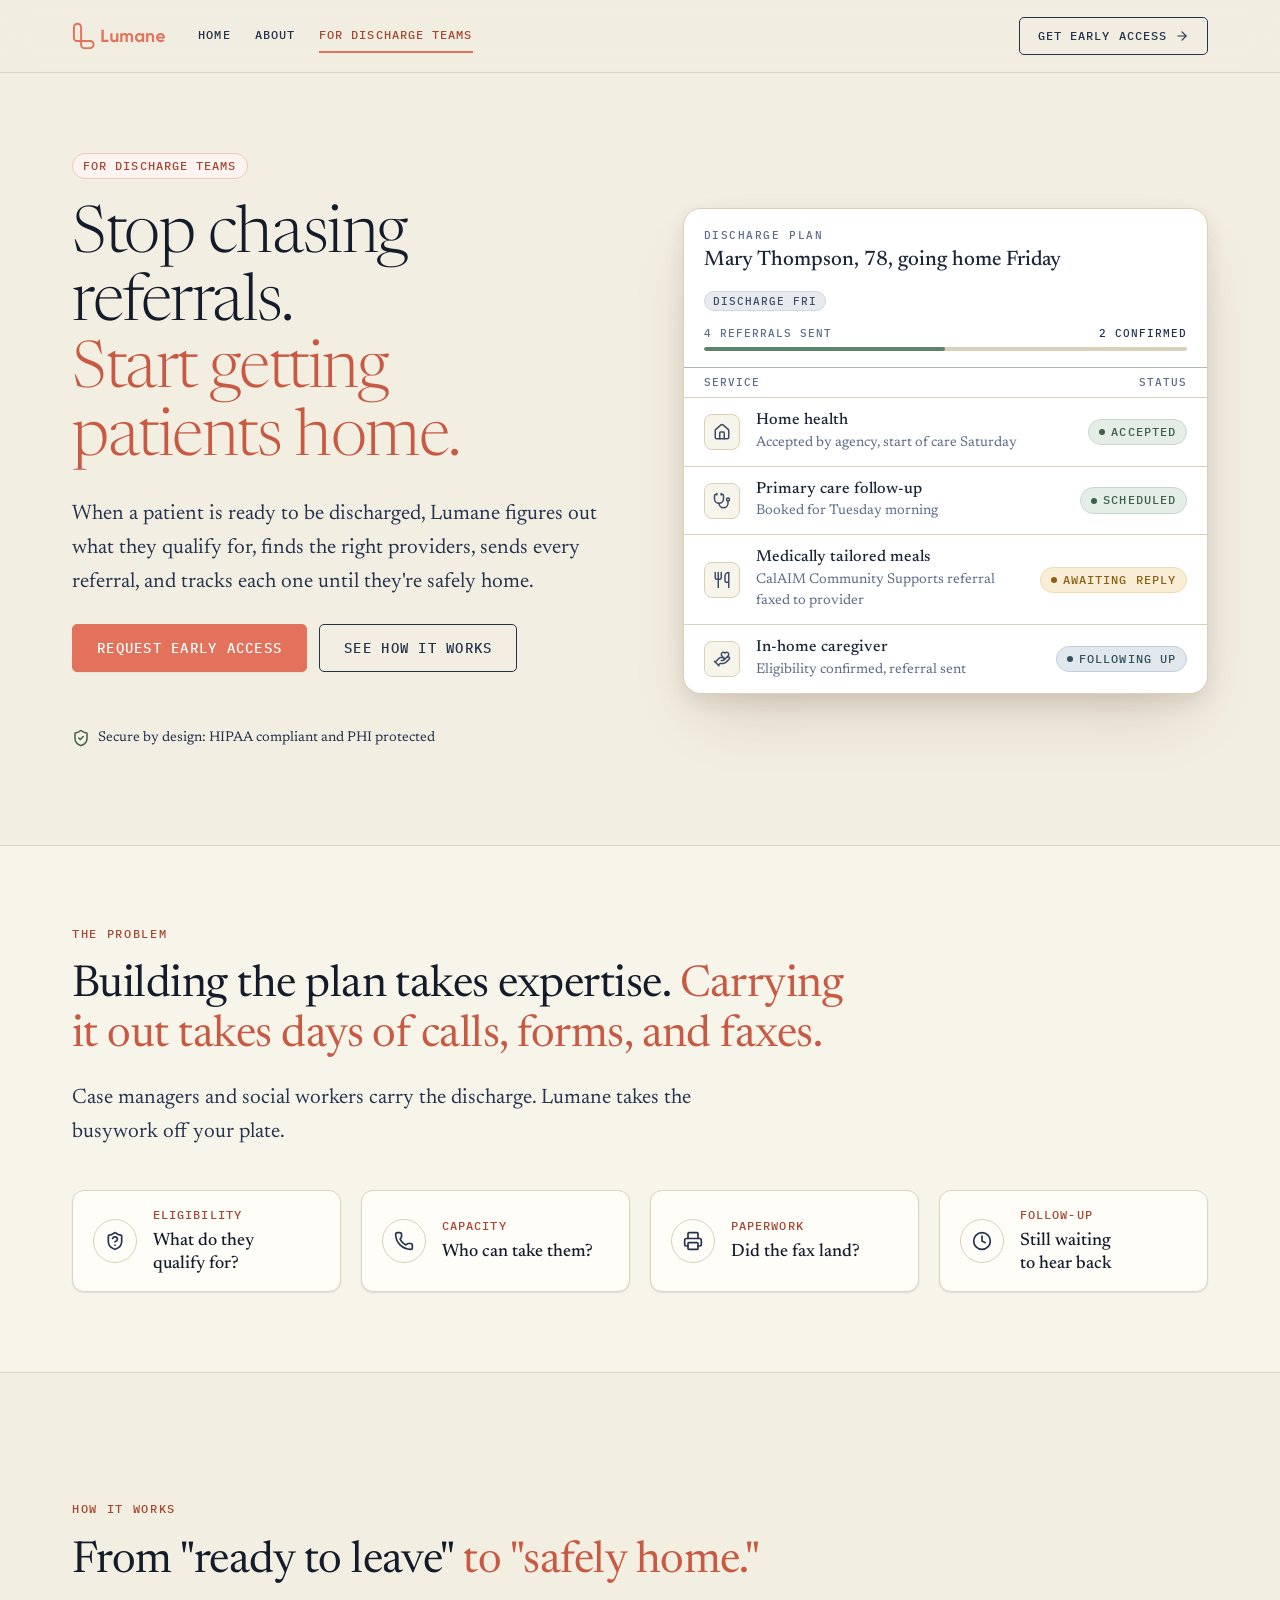
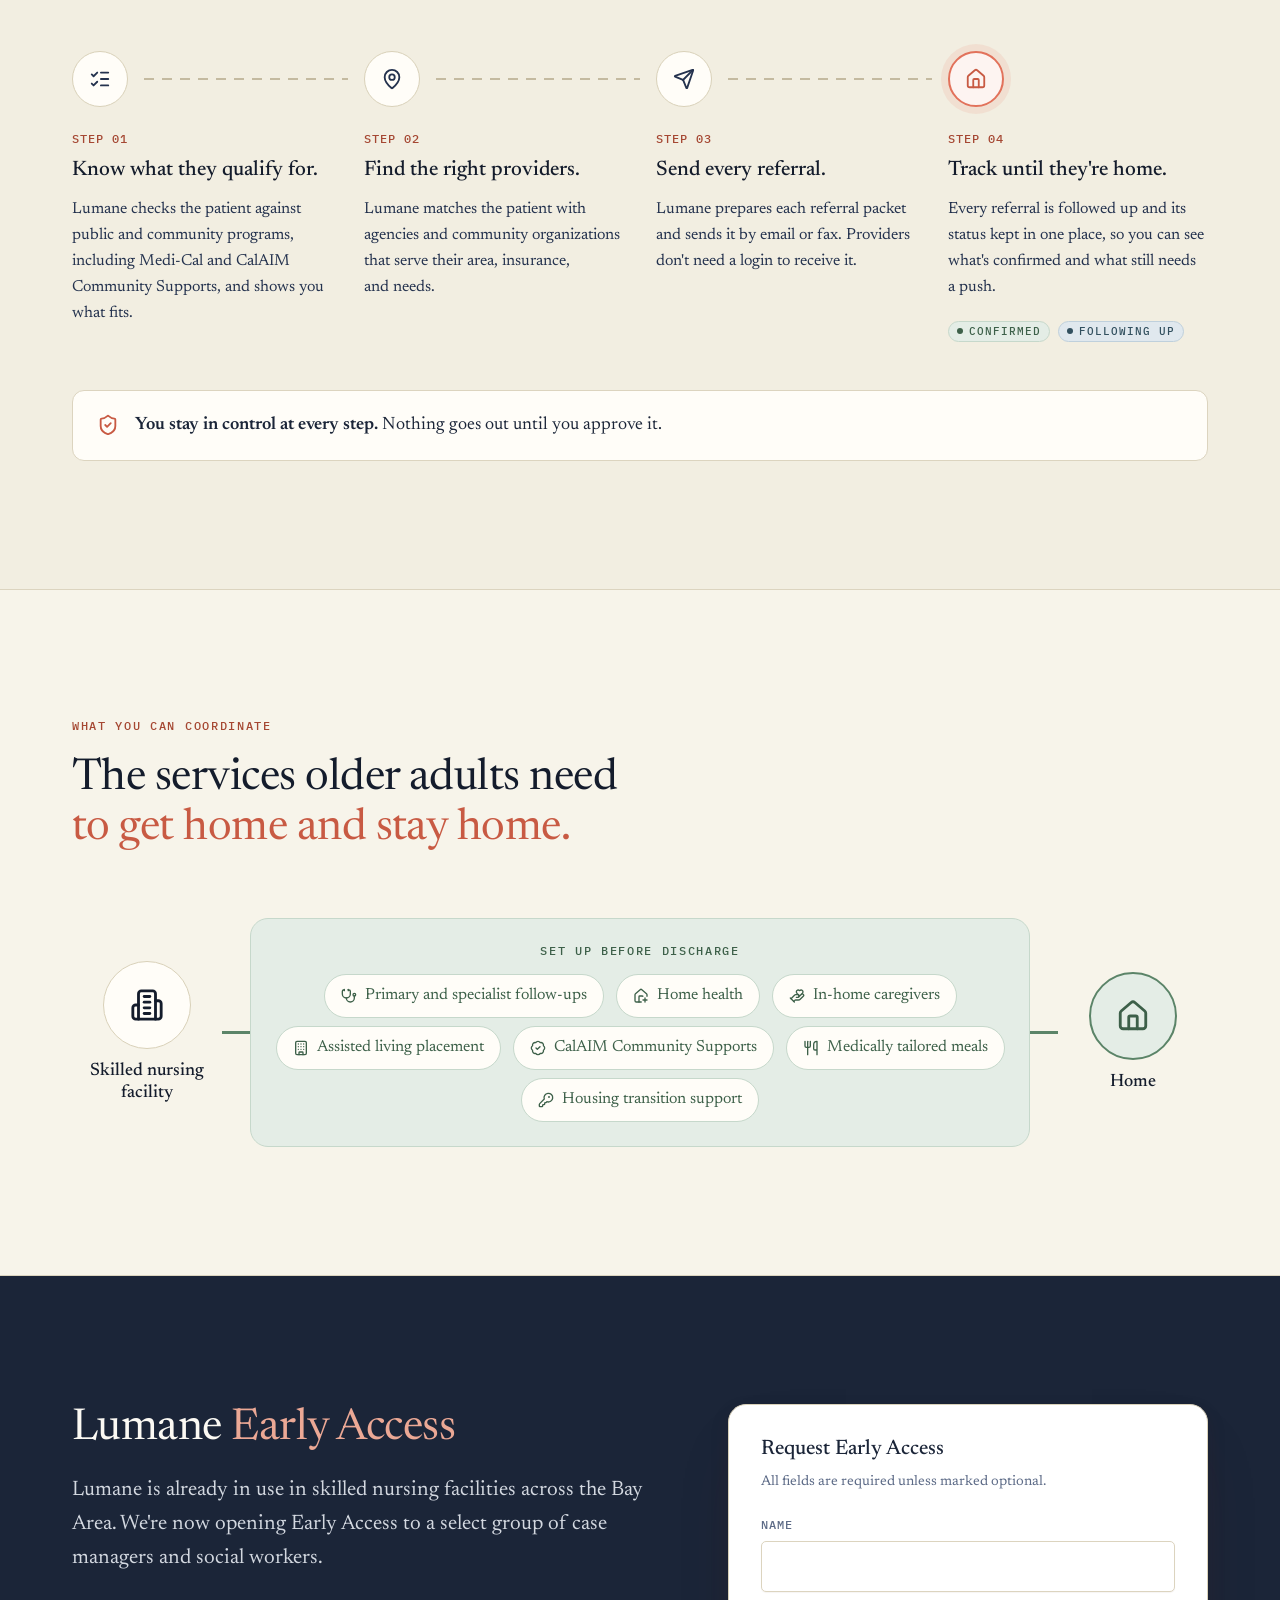
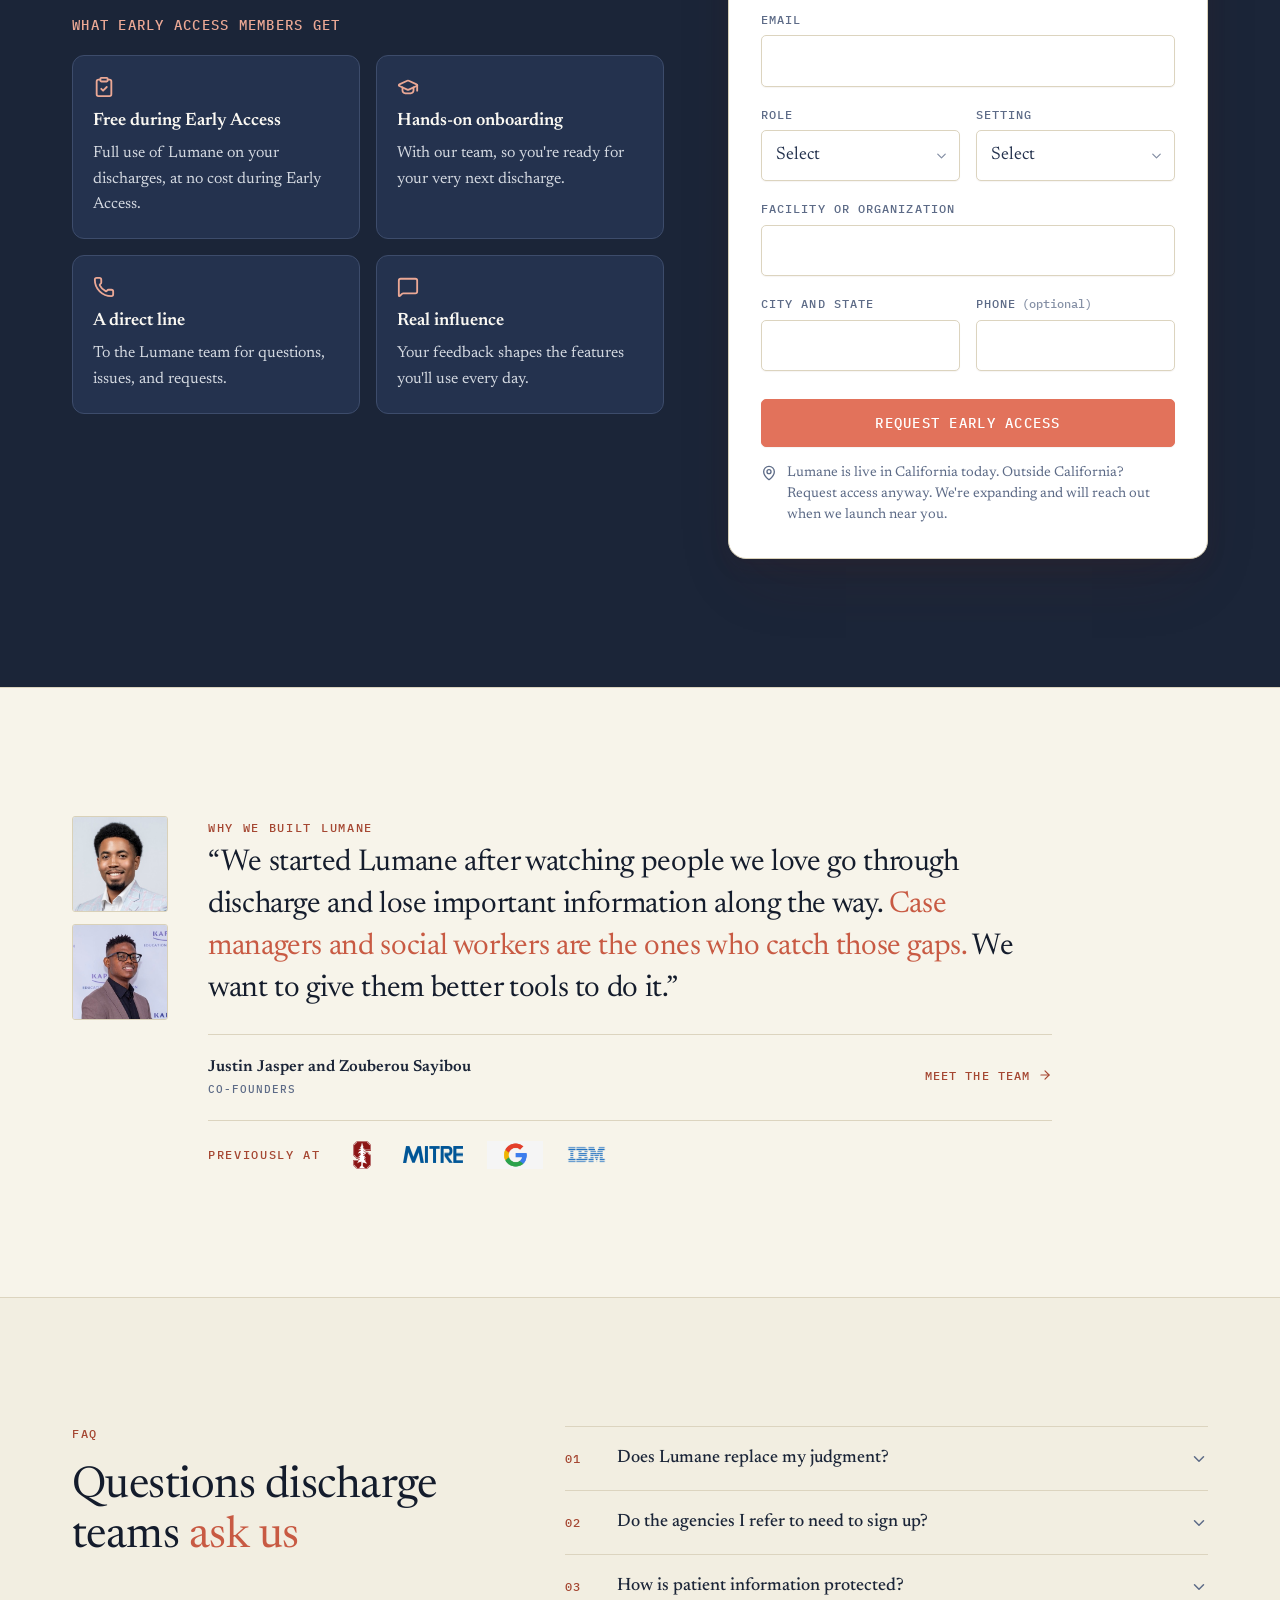
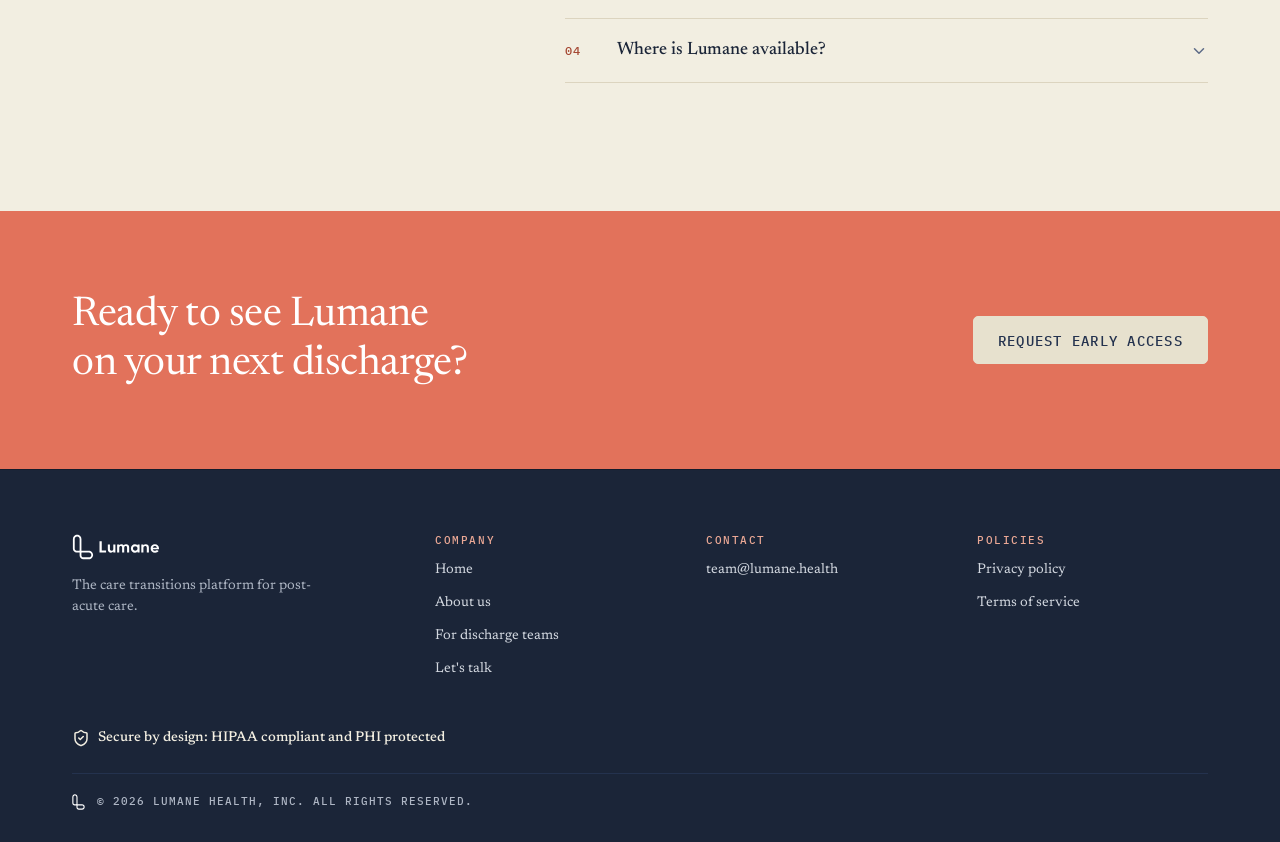
<file: discharge-teams/index.html>
<!DOCTYPE html>
<html lang="en">
<head>
<meta charset="UTF-8">
<meta name="viewport" content="width=device-width, initial-scale=1.0">
<meta name="description" content="Lumane helps discharge teams find what patients qualify for, send every referral, and track each one until the patient is home. Request Early Access.">
<link rel="icon" type="image/svg+xml" href="/favicon.svg">
<title>For discharge teams | Lumane Health</title>
<link rel="preconnect" href="https://fonts.googleapis.com">
<link rel="preconnect" href="https://fonts.gstatic.com" crossorigin>
<link href="https://fonts.googleapis.com/css2?family=Newsreader:ital,opsz,wght@0,6..72,200..800;1,6..72,200..800&family=IBM+Plex+Mono:ital,wght@0,300;0,400;0,500;0,600;1,400&display=swap" rel="stylesheet">
<link rel="stylesheet" href="/discharge-teams/styles.css">
</head>
<body>
<a class="cm-skip" href="#main">Skip to content</a>

<header class="cm-nav">
  <div class="cm-wrap cm-nav-in">
    <a class="cm-brand" href="/" aria-label="Lumane Health home"><img src="/assets/logo-full.svg" alt=""></a>
    <nav class="cm-links" aria-label="Main">
      <a href="/">Home</a>
      <a href="/about.html">About</a>
      <a href="/discharge-teams/" aria-current="page">For discharge teams</a>
    </nav>
    <a class="cm-talk" href="#early-access" data-scroll="early-access">Get Early Access <svg class="ic" xmlns="http://www.w3.org/2000/svg" width="14" height="14" viewBox="0 0 24 24" fill="none" stroke="currentColor" stroke-width="2" stroke-linecap="round" stroke-linejoin="round" aria-hidden="true"><path d="M5 12h14"/><path d="m12 5 7 7-7 7"/></svg></a>
  </div>
</header>

<main id="main">

  <section class="cm-wrap cm-hero" aria-labelledby="hero-h">
    <div class="cm-hero-copy">
      <span class="badge badge--accent" style="align-self:flex-start">For discharge teams</span>
      <h1 id="hero-h" class="cm-h1"><span>Stop chasing referrals.</span><span class="cm-accent">Start getting patients home.</span></h1>
      <p class="cm-sub" style="max-width:50ch">When a patient is ready to be discharged, Lumane figures out what they qualify for, finds the right providers, sends every referral, and tracks each one until they're safely home.</p>
      <div class="cm-actions">
        <a class="btn btn--lg btn--primary" href="#request-form" data-goto-form><span>Request Early Access</span></a>
        <a class="btn btn--lg btn--secondary" href="#how" data-scroll="how"><span>See how it works</span></a>
      </div>
      <p class="cm-trust"><svg class="ic" xmlns="http://www.w3.org/2000/svg" width="18" height="18" viewBox="0 0 24 24" fill="none" stroke="currentColor" stroke-width="2" stroke-linecap="round" stroke-linejoin="round" aria-hidden="true"><path d="M20 13c0 5-3.5 7.5-7.66 8.95a1 1 0 0 1-.67-.01C7.5 20.5 4 18 4 13V6a1 1 0 0 1 1-1c2 0 4.5-1.2 6.24-2.72a1.17 1.17 0 0 1 1.52 0C14.51 3.81 17 5 19 5a1 1 0 0 1 1 1z"/><path d="m9 12 2 2 4-4"/></svg><span>Secure by design: HIPAA compliant and PHI protected</span></p>
    </div>

    <figure class="cm-plan-fig">
      <div class="cm-plan" data-plan role="group" aria-label="Example discharge plan for Mary Thompson">
        <div class="cm-plan-head">
          <div class="cm-plan-title">
            <div class="cm-plan-who">
              <span class="cm-plan-kicker">Discharge plan</span>
              <span class="cm-plan-name">Mary Thompson, 78, going home Friday</span>
            </div>
            <span class="badge badge--sm">Discharge Fri</span>
          </div>
          <div class="progress">
            <div class="progress-labels"><span>4 referrals sent</span><span>2 confirmed</span></div>
            <div class="progress-track" role="progressbar" aria-valuenow="2" aria-valuemax="4" aria-label="2 of 4 referrals confirmed"><div class="progress-fill" style="width:50%"></div></div>
          </div>
        </div>
        <div class="cm-cols" aria-hidden="true"><span>Service</span><span>Status</span></div>
        <ul class="cm-refs">
          <li class="cm-ref">
            <span class="cm-ref-ic"><svg class="ic" xmlns="http://www.w3.org/2000/svg" width="18" height="18" viewBox="0 0 24 24" fill="none" stroke="currentColor" stroke-width="2" stroke-linecap="round" stroke-linejoin="round" aria-hidden="true"><path d="M15 21v-8a1 1 0 0 0-1-1h-4a1 1 0 0 0-1 1v8"/><path d="M3 10a2 2 0 0 1 .709-1.528l7-6a2 2 0 0 1 2.582 0l7 6A2 2 0 0 1 21 10v9a2 2 0 0 1-2 2H5a2 2 0 0 1-2-2z"/></svg></span>
            <div class="cm-ref-body"><span class="cm-ref-name">Home health</span><span class="cm-ref-detail">Accepted by agency, start of care Saturday</span></div>
            <span class="cm-ref-st" style="animation-delay:250ms"><span class="badge badge--dot badge--ready">Accepted</span></span>
          </li>
          <li class="cm-ref">
            <span class="cm-ref-ic"><svg class="ic" xmlns="http://www.w3.org/2000/svg" width="18" height="18" viewBox="0 0 24 24" fill="none" stroke="currentColor" stroke-width="2" stroke-linecap="round" stroke-linejoin="round" aria-hidden="true"><path d="M11 2v2"/><path d="M5 2v2"/><path d="M5 3H4a2 2 0 0 0-2 2v4a6 6 0 0 0 12 0V5a2 2 0 0 0-2-2h-1"/><path d="M8 15a6 6 0 0 0 12 0v-3"/><circle cx="20" cy="10" r="2"/></svg></span>
            <div class="cm-ref-body"><span class="cm-ref-name">Primary care follow-up</span><span class="cm-ref-detail">Booked for Tuesday morning</span></div>
            <span class="cm-ref-st" style="animation-delay:550ms"><span class="badge badge--dot badge--ready">Scheduled</span></span>
          </li>
          <li class="cm-ref">
            <span class="cm-ref-ic"><svg class="ic" xmlns="http://www.w3.org/2000/svg" width="18" height="18" viewBox="0 0 24 24" fill="none" stroke="currentColor" stroke-width="2" stroke-linecap="round" stroke-linejoin="round" aria-hidden="true"><path d="M3 2v7c0 1.1.9 2 2 2h4a2 2 0 0 0 2-2V2"/><path d="M7 2v20"/><path d="M21 15V2a5 5 0 0 0-5 5v6c0 1.1.9 2 2 2h3Zm0 0v7"/></svg></span>
            <div class="cm-ref-body"><span class="cm-ref-name">Medically tailored meals</span><span class="cm-ref-detail">CalAIM Community Supports referral faxed to provider</span></div>
            <span class="cm-ref-st" style="animation-delay:850ms"><span class="badge badge--dot badge--pending">Awaiting reply</span></span>
          </li>
          <li class="cm-ref">
            <span class="cm-ref-ic"><svg class="ic" xmlns="http://www.w3.org/2000/svg" width="18" height="18" viewBox="0 0 24 24" fill="none" stroke="currentColor" stroke-width="2" stroke-linecap="round" stroke-linejoin="round" aria-hidden="true"><path d="M11 14h2a2 2 0 0 0 0-4h-3c-.6 0-1.1.2-1.4.6L3 16"/><path d="m14.45 13.39 5.05-4.694C20.196 8 21 6.85 21 5.75a2.75 2.75 0 0 0-4.797-1.837.276.276 0 0 1-.406 0A2.75 2.75 0 0 0 11 5.75c0 1.2.802 2.248 1.5 2.946L16 11.95"/><path d="m2 15 6 6"/><path d="m7 20 1.6-1.4c.3-.4.8-.6 1.4-.6h4c1.1 0 2.1-.4 2.8-1.2l4.6-4.4a1 1 0 0 0-2.75-2.91"/></svg></span>
            <div class="cm-ref-body"><span class="cm-ref-name">In-home caregiver</span><span class="cm-ref-detail">Eligibility confirmed, referral sent</span></div>
            <span class="cm-ref-st" style="animation-delay:1150ms"><span class="badge badge--dot badge--info">Following up</span></span>
          </li>
        </ul>
      </div>
    </figure>
  </section>

  <section class="cm-section cm-band cm-problem" aria-labelledby="problem-h">
    <div class="cm-wrap">
      <div class="cm-head">
        <span class="cm-eyebrow">The problem</span>
        <h2 id="problem-h" class="cm-h2">Building the plan takes expertise. <span class="cm-accent">Carrying it out takes days of calls, forms, and faxes.</span></h2>
        <p class="cm-sub">Case managers and social workers carry the discharge. Lumane takes the busywork off your plate.</p>
      </div>
      <ul class="cm-pains">
        <li class="cm-pain"><span class="cm-node"><svg class="ic" xmlns="http://www.w3.org/2000/svg" width="20" height="20" viewBox="0 0 24 24" fill="none" stroke="currentColor" stroke-width="2" stroke-linecap="round" stroke-linejoin="round" aria-hidden="true"><path d="M20 13c0 5-3.5 7.5-7.66 8.95a1 1 0 0 1-.67-.01C7.5 20.5 4 18 4 13V6a1 1 0 0 1 1-1c2 0 4.5-1.2 6.24-2.72a1.17 1.17 0 0 1 1.52 0C14.51 3.81 17 5 19 5a1 1 0 0 1 1 1z"/><path d="M9.1 9a3 3 0 0 1 5.82 1c0 2-3 3-3 3"/><path d="M12 17h.01"/></svg></span><span class="cm-pain-text"><span class="cm-label">Eligibility</span><h3>What do they qualify for?</h3></span></li>
        <li class="cm-pain"><span class="cm-node"><svg class="ic" xmlns="http://www.w3.org/2000/svg" width="20" height="20" viewBox="0 0 24 24" fill="none" stroke="currentColor" stroke-width="2" stroke-linecap="round" stroke-linejoin="round" aria-hidden="true"><path d="M13.832 16.568a1 1 0 0 0 1.213-.303l.355-.465A2 2 0 0 1 17 15h3a2 2 0 0 1 2 2v3a2 2 0 0 1-2 2A18 18 0 0 1 2 4a2 2 0 0 1 2-2h3a2 2 0 0 1 2 2v3a2 2 0 0 1-.8 1.6l-.468.351a1 1 0 0 0-.292 1.233 14 14 0 0 0 6.392 6.384"/></svg></span><span class="cm-pain-text"><span class="cm-label">Capacity</span><h3>Who can take them?</h3></span></li>
        <li class="cm-pain"><span class="cm-node"><svg class="ic" xmlns="http://www.w3.org/2000/svg" width="20" height="20" viewBox="0 0 24 24" fill="none" stroke="currentColor" stroke-width="2" stroke-linecap="round" stroke-linejoin="round" aria-hidden="true"><path d="M6 18H4a2 2 0 0 1-2-2v-5a2 2 0 0 1 2-2h16a2 2 0 0 1 2 2v5a2 2 0 0 1-2 2h-2"/><path d="M6 9V3a1 1 0 0 1 1-1h10a1 1 0 0 1 1 1v6"/><rect x="6" y="14" width="12" height="8" rx="1"/></svg></span><span class="cm-pain-text"><span class="cm-label">Paperwork</span><h3>Did the fax land?</h3></span></li>
        <li class="cm-pain"><span class="cm-node"><svg class="ic" xmlns="http://www.w3.org/2000/svg" width="20" height="20" viewBox="0 0 24 24" fill="none" stroke="currentColor" stroke-width="2" stroke-linecap="round" stroke-linejoin="round" aria-hidden="true"><path d="M12 6v6l4 2"/><circle cx="12" cy="12" r="10"/></svg></span><span class="cm-pain-text"><span class="cm-label">Follow-up</span><h3>Still waiting to hear back</h3></span></li>
      </ul>
    </div>
  </section>

  <section id="how" class="cm-section" aria-labelledby="how-h">
    <div class="cm-wrap">
      <div class="cm-head">
        <span class="cm-eyebrow">How it works</span>
        <h2 id="how-h" class="cm-h2">From "ready to leave" <span class="cm-accent">to "safely home."</span></h2>
      </div>
      <ol class="cm-steps">
        <li class="cm-step">
          <span class="cm-node"><svg class="ic" xmlns="http://www.w3.org/2000/svg" width="22" height="22" viewBox="0 0 24 24" fill="none" stroke="currentColor" stroke-width="2" stroke-linecap="round" stroke-linejoin="round" aria-hidden="true"><path d="M13 5h8"/><path d="M13 12h8"/><path d="M13 19h8"/><path d="m3 17 2 2 4-4"/><path d="m3 7 2 2 4-4"/></svg></span>
          <span class="cm-label">Step 01</span>
          <h3>Know what they qualify for.</h3>
          <p>Lumane checks the patient against public and community programs, including Medi-Cal and CalAIM Community Supports, and shows you what fits.</p>
        </li>
        <li class="cm-step">
          <span class="cm-node"><svg class="ic" xmlns="http://www.w3.org/2000/svg" width="22" height="22" viewBox="0 0 24 24" fill="none" stroke="currentColor" stroke-width="2" stroke-linecap="round" stroke-linejoin="round" aria-hidden="true"><path d="M20 10c0 4.993-5.539 10.193-7.399 11.799a1 1 0 0 1-1.202 0C9.539 20.193 4 14.993 4 10a8 8 0 0 1 16 0"/><circle cx="12" cy="10" r="3"/></svg></span>
          <span class="cm-label">Step 02</span>
          <h3>Find the right providers.</h3>
          <p>Lumane matches the patient with agencies and community organizations that serve their area, insurance, and needs.</p>
        </li>
        <li class="cm-step">
          <span class="cm-node"><svg class="ic" xmlns="http://www.w3.org/2000/svg" width="22" height="22" viewBox="0 0 24 24" fill="none" stroke="currentColor" stroke-width="2" stroke-linecap="round" stroke-linejoin="round" aria-hidden="true"><path d="M14.536 21.686a.5.5 0 0 0 .937-.024l6.5-19a.496.496 0 0 0-.635-.635l-19 6.5a.5.5 0 0 0-.024.937l7.93 3.18a2 2 0 0 1 1.112 1.11z"/><path d="m21.854 2.147-10.94 10.939"/></svg></span>
          <span class="cm-label">Step 03</span>
          <h3>Send every referral.</h3>
          <p>Lumane prepares each referral packet and sends it by email or fax. Providers don't need a login to receive it.</p>
        </li>
        <li class="cm-step">
          <span class="cm-node is-accent"><svg class="ic" xmlns="http://www.w3.org/2000/svg" width="22" height="22" viewBox="0 0 24 24" fill="none" stroke="currentColor" stroke-width="2" stroke-linecap="round" stroke-linejoin="round" aria-hidden="true"><path d="M15 21v-8a1 1 0 0 0-1-1h-4a1 1 0 0 0-1 1v8"/><path d="M3 10a2 2 0 0 1 .709-1.528l7-6a2 2 0 0 1 2.582 0l7 6A2 2 0 0 1 21 10v9a2 2 0 0 1-2 2H5a2 2 0 0 1-2-2z"/></svg></span>
          <span class="cm-label">Step 04</span>
          <h3>Track until they're home.</h3>
          <p>Every referral is followed up and its status kept in one place, so you can see what's confirmed and what still needs a push.</p>
          <div class="cm-step-tags" aria-hidden="true"><span class="badge badge--sm badge--dot badge--ready">Confirmed</span><span class="badge badge--sm badge--dot badge--info">Following up</span></div>
        </li>
      </ol>
      <div class="cm-control"><svg class="ic" xmlns="http://www.w3.org/2000/svg" width="22" height="22" viewBox="0 0 24 24" fill="none" stroke="currentColor" stroke-width="2" stroke-linecap="round" stroke-linejoin="round" aria-hidden="true"><path d="M20 13c0 5-3.5 7.5-7.66 8.95a1 1 0 0 1-.67-.01C7.5 20.5 4 18 4 13V6a1 1 0 0 1 1-1c2 0 4.5-1.2 6.24-2.72a1.17 1.17 0 0 1 1.52 0C14.51 3.81 17 5 19 5a1 1 0 0 1 1 1z"/><path d="m9 12 2 2 4-4"/></svg><span><strong>You stay in control at every step.</strong> Nothing goes out until you approve it.</span></div>
    </div>
  </section>

  <section class="cm-section cm-band" aria-labelledby="coord-h">
    <div class="cm-wrap">
      <div class="cm-head">
        <span class="cm-eyebrow">What you can coordinate</span>
        <h2 id="coord-h" class="cm-h2">The services older adults need <span class="cm-accent">to get home and stay home.</span></h2>
      </div>
      <div class="cm-flow">
        <div class="cm-flow-end" aria-hidden="true"><span class="cm-node"><svg class="ic" xmlns="http://www.w3.org/2000/svg" width="34" height="34" viewBox="0 0 24 24" fill="none" stroke="currentColor" stroke-width="2" stroke-linecap="round" stroke-linejoin="round" aria-hidden="true"><path d="M6 22V4a2 2 0 0 1 2-2h8a2 2 0 0 1 2 2v18Z"/><path d="M6 12H4a2 2 0 0 0-2 2v6a2 2 0 0 0 2 2h2"/><path d="M18 9h2a2 2 0 0 1 2 2v9a2 2 0 0 1-2 2h-2"/><path d="M10 6h4"/><path d="M10 10h4"/><path d="M10 14h4"/><path d="M10 18h4"/></svg></span><span>Skilled nursing facility</span></div>
        <div class="cm-flow-mid">
          <span class="cm-flow-line" aria-hidden="true"></span>
          <div class="cm-flow-box">
            <span>Set up before discharge</span>
            <ul class="cm-pills">
              <li><svg class="ic" xmlns="http://www.w3.org/2000/svg" width="16" height="16" viewBox="0 0 24 24" fill="none" stroke="currentColor" stroke-width="2" stroke-linecap="round" stroke-linejoin="round" aria-hidden="true"><path d="M11 2v2"/><path d="M5 2v2"/><path d="M5 3H4a2 2 0 0 0-2 2v4a6 6 0 0 0 12 0V5a2 2 0 0 0-2-2h-1"/><path d="M8 15a6 6 0 0 0 12 0v-3"/><circle cx="20" cy="10" r="2"/></svg>Primary and specialist follow-ups</li>
              <li><svg class="ic" xmlns="http://www.w3.org/2000/svg" width="16" height="16" viewBox="0 0 24 24" fill="none" stroke="currentColor" stroke-width="2" stroke-linecap="round" stroke-linejoin="round" aria-hidden="true"><path d="M12.35 21H5a2 2 0 0 1-2-2v-9a2 2 0 0 1 .71-1.53l7-6a2 2 0 0 1 2.58 0l7 6A2 2 0 0 1 21 10v2.35"/><path d="M14.8 12.4A1 1 0 0 0 14 12h-4a1 1 0 0 0-1 1v8"/><path d="M15 18h6"/><path d="M18 15v6"/></svg>Home health</li>
              <li><svg class="ic" xmlns="http://www.w3.org/2000/svg" width="16" height="16" viewBox="0 0 24 24" fill="none" stroke="currentColor" stroke-width="2" stroke-linecap="round" stroke-linejoin="round" aria-hidden="true"><path d="M11 14h2a2 2 0 0 0 0-4h-3c-.6 0-1.1.2-1.4.6L3 16"/><path d="m14.45 13.39 5.05-4.694C20.196 8 21 6.85 21 5.75a2.75 2.75 0 0 0-4.797-1.837.276.276 0 0 1-.406 0A2.75 2.75 0 0 0 11 5.75c0 1.2.802 2.248 1.5 2.946L16 11.95"/><path d="m2 15 6 6"/><path d="m7 20 1.6-1.4c.3-.4.8-.6 1.4-.6h4c1.1 0 2.1-.4 2.8-1.2l4.6-4.4a1 1 0 0 0-2.75-2.91"/></svg>In-home caregivers</li>
              <li><svg class="ic" xmlns="http://www.w3.org/2000/svg" width="16" height="16" viewBox="0 0 24 24" fill="none" stroke="currentColor" stroke-width="2" stroke-linecap="round" stroke-linejoin="round" aria-hidden="true"><path d="M12 10h.01"/><path d="M12 14h.01"/><path d="M12 6h.01"/><path d="M16 10h.01"/><path d="M16 14h.01"/><path d="M16 6h.01"/><path d="M8 10h.01"/><path d="M8 14h.01"/><path d="M8 6h.01"/><path d="M9 22v-3a1 1 0 0 1 1-1h4a1 1 0 0 1 1 1v3"/><rect x="4" y="2" width="16" height="20" rx="2"/></svg>Assisted living placement</li>
              <li><svg class="ic" xmlns="http://www.w3.org/2000/svg" width="16" height="16" viewBox="0 0 24 24" fill="none" stroke="currentColor" stroke-width="2" stroke-linecap="round" stroke-linejoin="round" aria-hidden="true"><path d="M3.85 8.62a4 4 0 0 1 4.78-4.77 4 4 0 0 1 6.74 0 4 4 0 0 1 4.78 4.78 4 4 0 0 1 0 6.74 4 4 0 0 1-4.77 4.78 4 4 0 0 1-6.75 0 4 4 0 0 1-4.78-4.77 4 4 0 0 1 0-6.76Z"/><path d="m9 12 2 2 4-4"/></svg>CalAIM Community Supports</li>
              <li><svg class="ic" xmlns="http://www.w3.org/2000/svg" width="16" height="16" viewBox="0 0 24 24" fill="none" stroke="currentColor" stroke-width="2" stroke-linecap="round" stroke-linejoin="round" aria-hidden="true"><path d="M3 2v7c0 1.1.9 2 2 2h4a2 2 0 0 0 2-2V2"/><path d="M7 2v20"/><path d="M21 15V2a5 5 0 0 0-5 5v6c0 1.1.9 2 2 2h3Zm0 0v7"/></svg>Medically tailored meals</li>
              <li><svg class="ic" xmlns="http://www.w3.org/2000/svg" width="16" height="16" viewBox="0 0 24 24" fill="none" stroke="currentColor" stroke-width="2" stroke-linecap="round" stroke-linejoin="round" aria-hidden="true"><path d="M2.586 17.414A2 2 0 0 0 2 18.828V21a1 1 0 0 0 1 1h3a1 1 0 0 0 1-1v-1a1 1 0 0 1 1-1h1a1 1 0 0 0 1-1v-1a1 1 0 0 1 1-1h.172a2 2 0 0 0 1.414-.586l.814-.814a6.5 6.5 0 1 0-4-4z"/><circle cx="16.5" cy="7.5" r=".5" fill="currentColor"/></svg>Housing transition support</li>
            </ul>
          </div>
          <span class="cm-flow-line" aria-hidden="true"></span>
        </div>
        <div class="cm-flow-end" aria-hidden="true"><span class="cm-node is-home"><svg class="ic" xmlns="http://www.w3.org/2000/svg" width="34" height="34" viewBox="0 0 24 24" fill="none" stroke="currentColor" stroke-width="2" stroke-linecap="round" stroke-linejoin="round" aria-hidden="true"><path d="M15 21v-8a1 1 0 0 0-1-1h-4a1 1 0 0 0-1 1v8"/><path d="M3 10a2 2 0 0 1 .709-1.528l7-6a2 2 0 0 1 2.582 0l7 6A2 2 0 0 1 21 10v9a2 2 0 0 1-2 2H5a2 2 0 0 1-2-2z"/></svg></span><span>Home</span></div>
      </div>
    </div>
  </section>

  <section id="early-access" class="cm-section cm-ea-sec" aria-labelledby="ea-h">
    <div class="cm-wrap cm-ea">
      <div class="cm-ea-left">
        <div class="cm-ea-intro">
          <h2 id="ea-h" class="cm-h2">Lumane <span class="cm-accent">Early Access</span></h2>
          <p class="cm-sub">Lumane is already in use in skilled nursing facilities across the Bay Area. We're now opening Early Access to a select group of case managers and social workers.</p>
        </div>
        <div class="cm-ea-block">
          <h3>What Early Access members get</h3>
          <ul class="cm-gets">
            <li><svg class="ic" xmlns="http://www.w3.org/2000/svg" width="22" height="22" viewBox="0 0 24 24" fill="none" stroke="currentColor" stroke-width="2" stroke-linecap="round" stroke-linejoin="round" aria-hidden="true"><rect width="8" height="4" x="8" y="2" rx="1" ry="1"/><path d="M16 4h2a2 2 0 0 1 2 2v14a2 2 0 0 1-2 2H6a2 2 0 0 1-2-2V6a2 2 0 0 1 2-2h2"/><path d="m9 14 2 2 4-4"/></svg><strong>Free during Early Access</strong><span>Full use of Lumane on your discharges, at no cost during Early Access.</span></li>
            <li><svg class="ic" xmlns="http://www.w3.org/2000/svg" width="22" height="22" viewBox="0 0 24 24" fill="none" stroke="currentColor" stroke-width="2" stroke-linecap="round" stroke-linejoin="round" aria-hidden="true"><path d="M21.42 10.922a1 1 0 0 0-.019-1.838L12.83 5.18a2 2 0 0 0-1.66 0L2.6 9.08a1 1 0 0 0 0 1.832l8.57 3.908a2 2 0 0 0 1.66 0z"/><path d="M22 10v6"/><path d="M6 12.5V16a6 3 0 0 0 12 0v-3.5"/></svg><strong>Hands-on onboarding</strong><span>With our team, so you're ready for your very next discharge.</span></li>
            <li><svg class="ic" xmlns="http://www.w3.org/2000/svg" width="22" height="22" viewBox="0 0 24 24" fill="none" stroke="currentColor" stroke-width="2" stroke-linecap="round" stroke-linejoin="round" aria-hidden="true"><path d="M13.832 16.568a1 1 0 0 0 1.213-.303l.355-.465A2 2 0 0 1 17 15h3a2 2 0 0 1 2 2v3a2 2 0 0 1-2 2A18 18 0 0 1 2 4a2 2 0 0 1 2-2h3a2 2 0 0 1 2 2v3a2 2 0 0 1-.8 1.6l-.468.351a1 1 0 0 0-.292 1.233 14 14 0 0 0 6.392 6.384"/></svg><strong>A direct line</strong><span>To the Lumane team for questions, issues, and requests.</span></li>
            <li><svg class="ic" xmlns="http://www.w3.org/2000/svg" width="22" height="22" viewBox="0 0 24 24" fill="none" stroke="currentColor" stroke-width="2" stroke-linecap="round" stroke-linejoin="round" aria-hidden="true"><path d="M22 17a2 2 0 0 1-2 2H6.828a2 2 0 0 0-1.414.586l-2.202 2.202A.71.71 0 0 1 2 21.286V5a2 2 0 0 1 2-2h16a2 2 0 0 1 2 2z"/></svg><strong>Real influence</strong><span>Your feedback shapes the features you'll use every day.</span></li>
          </ul>
        </div>
      </div>

      <div id="request-form" class="cm-formcard">
        <form class="cm-form" data-ea-form novalidate aria-labelledby="form-h">
          <div class="cm-full cm-form-head">
            <h3 id="form-h">Request Early Access</h3>
            <p>All fields are required unless marked optional.</p>
          </div>
          <div class="field cm-full">
            <label for="ea-name">Name</label>
            <input class="input" id="ea-name" name="name" type="text" autocomplete="name" aria-required="true" aria-describedby="ea-name-err">
            <p class="field-err" id="ea-name-err"></p>
          </div>
          <div class="field cm-full">
            <label for="ea-email">Email</label>
            <input class="input" id="ea-email" name="email" type="email" inputmode="email" autocomplete="email" aria-required="true" aria-describedby="ea-email-err">
            <p class="field-err" id="ea-email-err"></p>
          </div>
          <div class="field">
            <label for="ea-role">Role</label>
            <div class="select-wrap">
              <select class="select" id="ea-role" name="role" aria-required="true" aria-describedby="ea-role-err">
                <option value="">Select</option>
                <option>Case manager</option>
                <option>Social worker</option>
                <option>Social services director</option>
                <option>Discharge planner</option>
                <option>Other</option>
              </select>
              <svg class="ic" xmlns="http://www.w3.org/2000/svg" width="15" height="15" viewBox="0 0 24 24" fill="none" stroke="currentColor" stroke-width="2" stroke-linecap="round" stroke-linejoin="round" aria-hidden="true"><path d="m6 9 6 6 6-6"/></svg>
            </div>
            <p class="field-err" id="ea-role-err"></p>
          </div>
          <div class="field">
            <label for="ea-setting">Setting</label>
            <div class="select-wrap">
              <select class="select" id="ea-setting" name="setting" aria-required="true" aria-describedby="ea-setting-err">
                <option value="">Select</option>
                <option>Skilled nursing facility</option>
                <option>Hospital</option>
                <option>Health plan</option>
                <option>Community organization</option>
                <option>Other</option>
              </select>
              <svg class="ic" xmlns="http://www.w3.org/2000/svg" width="15" height="15" viewBox="0 0 24 24" fill="none" stroke="currentColor" stroke-width="2" stroke-linecap="round" stroke-linejoin="round" aria-hidden="true"><path d="m6 9 6 6 6-6"/></svg>
            </div>
            <p class="field-err" id="ea-setting-err"></p>
          </div>
          <div class="field cm-full">
            <label for="ea-org">Facility or organization</label>
            <input class="input" id="ea-org" name="org" type="text" autocomplete="organization" aria-required="true" aria-describedby="ea-org-err">
            <p class="field-err" id="ea-org-err"></p>
          </div>
          <div class="field">
            <label for="ea-city">City and state</label>
            <input class="input" id="ea-city" name="city" type="text" autocomplete="address-level2" aria-required="true" aria-describedby="ea-city-err">
            <p class="field-err" id="ea-city-err"></p>
          </div>
          <div class="field">
            <label for="ea-phone">Phone <span class="opt">(optional)</span></label>
            <input class="input" id="ea-phone" name="phone" type="tel" inputmode="tel" autocomplete="tel">
          </div>
          <div class="cm-full cm-form-foot">
            <button type="submit" class="btn btn--lg btn--primary btn--block"><span>Request Early Access</span></button>
            <p class="form-err" data-form-err role="alert"></p>
            <p class="cm-note"><svg class="ic" xmlns="http://www.w3.org/2000/svg" width="16" height="16" viewBox="0 0 24 24" fill="none" stroke="currentColor" stroke-width="2" stroke-linecap="round" stroke-linejoin="round" aria-hidden="true"><path d="M20 10c0 4.993-5.539 10.193-7.399 11.799a1 1 0 0 1-1.202 0C9.539 20.193 4 14.993 4 10a8 8 0 0 1 16 0"/><circle cx="12" cy="10" r="3"/></svg><span>Lumane is live in California today. Outside California? Request access anyway. We're expanding and will reach out when we launch near you.</span></p>
          </div>
        </form>
        <div id="ea-done" class="cm-done" tabindex="-1" role="status" aria-live="polite" hidden>
          <svg class="ic" xmlns="http://www.w3.org/2000/svg" width="32" height="32" viewBox="0 0 24 24" fill="none" stroke="currentColor" stroke-width="2" stroke-linecap="round" stroke-linejoin="round" aria-hidden="true"><circle cx="12" cy="12" r="10"/><path d="m9 12 2 2 4-4"/></svg>
          <h3>You're on the list.</h3>
          <p>We'll reach out within two business days to set up your walkthrough.</p>
        </div>
      </div>
    </div>
  </section>

  <section class="cm-section cm-band" aria-label="A note from our founders">
    <div class="cm-wrap">
      <figure class="cm-founder" style="margin:0">
        <div class="cm-faces">
          <img src="/discharge-teams/img/justin-jasper.jpg" alt="Justin Jasper" style="object-position:50% 20%">
          <img src="/discharge-teams/img/zouberou-sayibou.jpg" alt="Zouberou Sayibou" style="object-position:35% 30%">
        </div>
        <div>
          <span class="cm-eyebrow">Why we built Lumane</span>
          <blockquote class="cm-founder-quote">“We started Lumane after watching people we love go through discharge and lose important information along the way. <span class="cm-accent">Case managers and social workers are the ones who catch those gaps.</span> We want to give them better tools to do it.”</blockquote>
          <figcaption class="cm-sig">
            <span class="cm-sig-who">
              <span class="cm-sig-name">Justin Jasper and Zouberou Sayibou</span>
              <span class="cm-sig-role">Co-founders</span>
            </span>
            <a class="cm-arrow-link" href="/about.html">Meet the team <svg class="ic" xmlns="http://www.w3.org/2000/svg" width="14" height="14" viewBox="0 0 24 24" fill="none" stroke="currentColor" stroke-width="2" stroke-linecap="round" stroke-linejoin="round" aria-hidden="true"><path d="M5 12h14"/><path d="m12 5 7 7-7 7"/></svg></a>
          </figcaption>
          <div class="cm-prev">
            <span class="cm-eyebrow">Previously at</span>
            <div class="cm-logos">
              <img src="/assets/logos/stanford.png" alt="Stanford" style="height:28px">
              <img src="/assets/logos/mitre.png" alt="MITRE" style="height:17px">
              <img src="/assets/logos/google.png" alt="Google" style="height:28px;margin:0 -8px">
              <img src="/assets/logos/ibm.png" alt="IBM" style="height:17px">
            </div>
          </div>
        </div>
      </figure>
    </div>
  </section>

  <section class="cm-section" aria-labelledby="faq-h">
    <div class="cm-wrap cm-faq">
      <div class="cm-faq-head">
        <span class="cm-eyebrow">FAQ</span>
        <h2 id="faq-h" class="cm-h2">Questions discharge teams <span class="cm-accent">ask us</span></h2>
      </div>
      <div>
        <details>
          <summary><span class="cm-label" aria-hidden="true">01</span><span>Does Lumane replace my judgment?</span><svg class="ic" xmlns="http://www.w3.org/2000/svg" width="18" height="18" viewBox="0 0 24 24" fill="none" stroke="currentColor" stroke-width="2" stroke-linecap="round" stroke-linejoin="round" aria-hidden="true"><path d="m6 9 6 6 6-6"/></svg></summary>
          <p>No. Lumane handles the searching, paperwork, sending, and follow-up. You decide what the patient needs and approve every referral before it goes out.</p>
        </details>
        <details>
          <summary><span class="cm-label" aria-hidden="true">02</span><span>Do the agencies I refer to need to sign up?</span><svg class="ic" xmlns="http://www.w3.org/2000/svg" width="18" height="18" viewBox="0 0 24 24" fill="none" stroke="currentColor" stroke-width="2" stroke-linecap="round" stroke-linejoin="round" aria-hidden="true"><path d="m6 9 6 6 6-6"/></svg></summary>
          <p>No. Providers and community organizations receive referrals by email or fax, the way they already do. There's nothing for them to install or log in to.</p>
        </details>
        <details>
          <summary><span class="cm-label" aria-hidden="true">03</span><span>How is patient information protected?</span><svg class="ic" xmlns="http://www.w3.org/2000/svg" width="18" height="18" viewBox="0 0 24 24" fill="none" stroke="currentColor" stroke-width="2" stroke-linecap="round" stroke-linejoin="round" aria-hidden="true"><path d="m6 9 6 6 6-6"/></svg></summary>
          <p>Lumane is built for protected health information. Patient data is used only to coordinate the patient's care, and every vendor that handles it is under a business associate agreement. Read our <a href="/privacy/">privacy policy</a>.</p>
        </details>
        <details>
          <summary><span class="cm-label" aria-hidden="true">04</span><span>Where is Lumane available?</span><svg class="ic" xmlns="http://www.w3.org/2000/svg" width="18" height="18" viewBox="0 0 24 24" fill="none" stroke="currentColor" stroke-width="2" stroke-linecap="round" stroke-linejoin="round" aria-hidden="true"><path d="m6 9 6 6 6-6"/></svg></summary>
          <p>Lumane is live with skilled nursing facilities in California today, with hospitals and other states next. If you're elsewhere, request access anyway and we'll reach out when we launch near you.</p>
        </details>
      </div>
    </div>
  </section>

  <section class="cm-cta" aria-labelledby="cta-h">
    <div class="cm-wrap cm-cta-in">
      <h2 id="cta-h">Ready to see Lumane on your next discharge?</h2>
      <a class="btn btn--lg btn--quiet" href="#request-form" data-goto-form><span>Request Early Access</span></a>
    </div>
  </section>

</main>

<footer class="cm-foot">
  <div class="cm-wrap">
    <div class="cm-foot-grid">
      <div class="cm-foot-col cm-foot-brand">
        <a href="/" aria-label="Lumane Health home"><img class="cm-foot-logo" src="/assets/logo-full.svg" alt=""></a>
        <p class="cm-foot-tag">The care transitions platform for post-acute care.</p>
      </div>
      <nav class="cm-foot-col" aria-labelledby="f-co"><h2 id="f-co">Company</h2><a href="/">Home</a><a href="/about.html">About us</a><a href="/discharge-teams/" aria-current="page">For discharge teams</a><a href="mailto:team@lumane.health">Let's talk</a></nav>
      <div class="cm-foot-col"><h2>Contact</h2><a href="mailto:team@lumane.health">team@lumane.health</a></div>
      <nav class="cm-foot-col" aria-labelledby="f-po"><h2 id="f-po">Policies</h2><a href="/privacy/">Privacy policy</a><a href="/terms/">Terms of service</a></nav>
    </div>
    <div class="cm-foot-sec">
      <strong><svg class="ic" xmlns="http://www.w3.org/2000/svg" width="18" height="18" viewBox="0 0 24 24" fill="none" stroke="currentColor" stroke-width="2" stroke-linecap="round" stroke-linejoin="round" aria-hidden="true"><path d="M20 13c0 5-3.5 7.5-7.66 8.95a1 1 0 0 1-.67-.01C7.5 20.5 4 18 4 13V6a1 1 0 0 1 1-1c2 0 4.5-1.2 6.24-2.72a1.17 1.17 0 0 1 1.52 0C14.51 3.81 17 5 19 5a1 1 0 0 1 1 1z"/><path d="m9 12 2 2 4-4"/></svg>Secure by design: HIPAA compliant and PHI protected</strong>
    </div>
    <div class="cm-foot-base">
      <img class="cm-foot-icon" src="/assets/icon.svg" alt="">
      <span>&copy; 2026 Lumane Health, Inc. All rights reserved.</span>
    </div>
  </div>
</footer>

<script src="/config.js"></script>
<script src="/discharge-teams/page.js" defer></script>
</body>
</html>
</file>
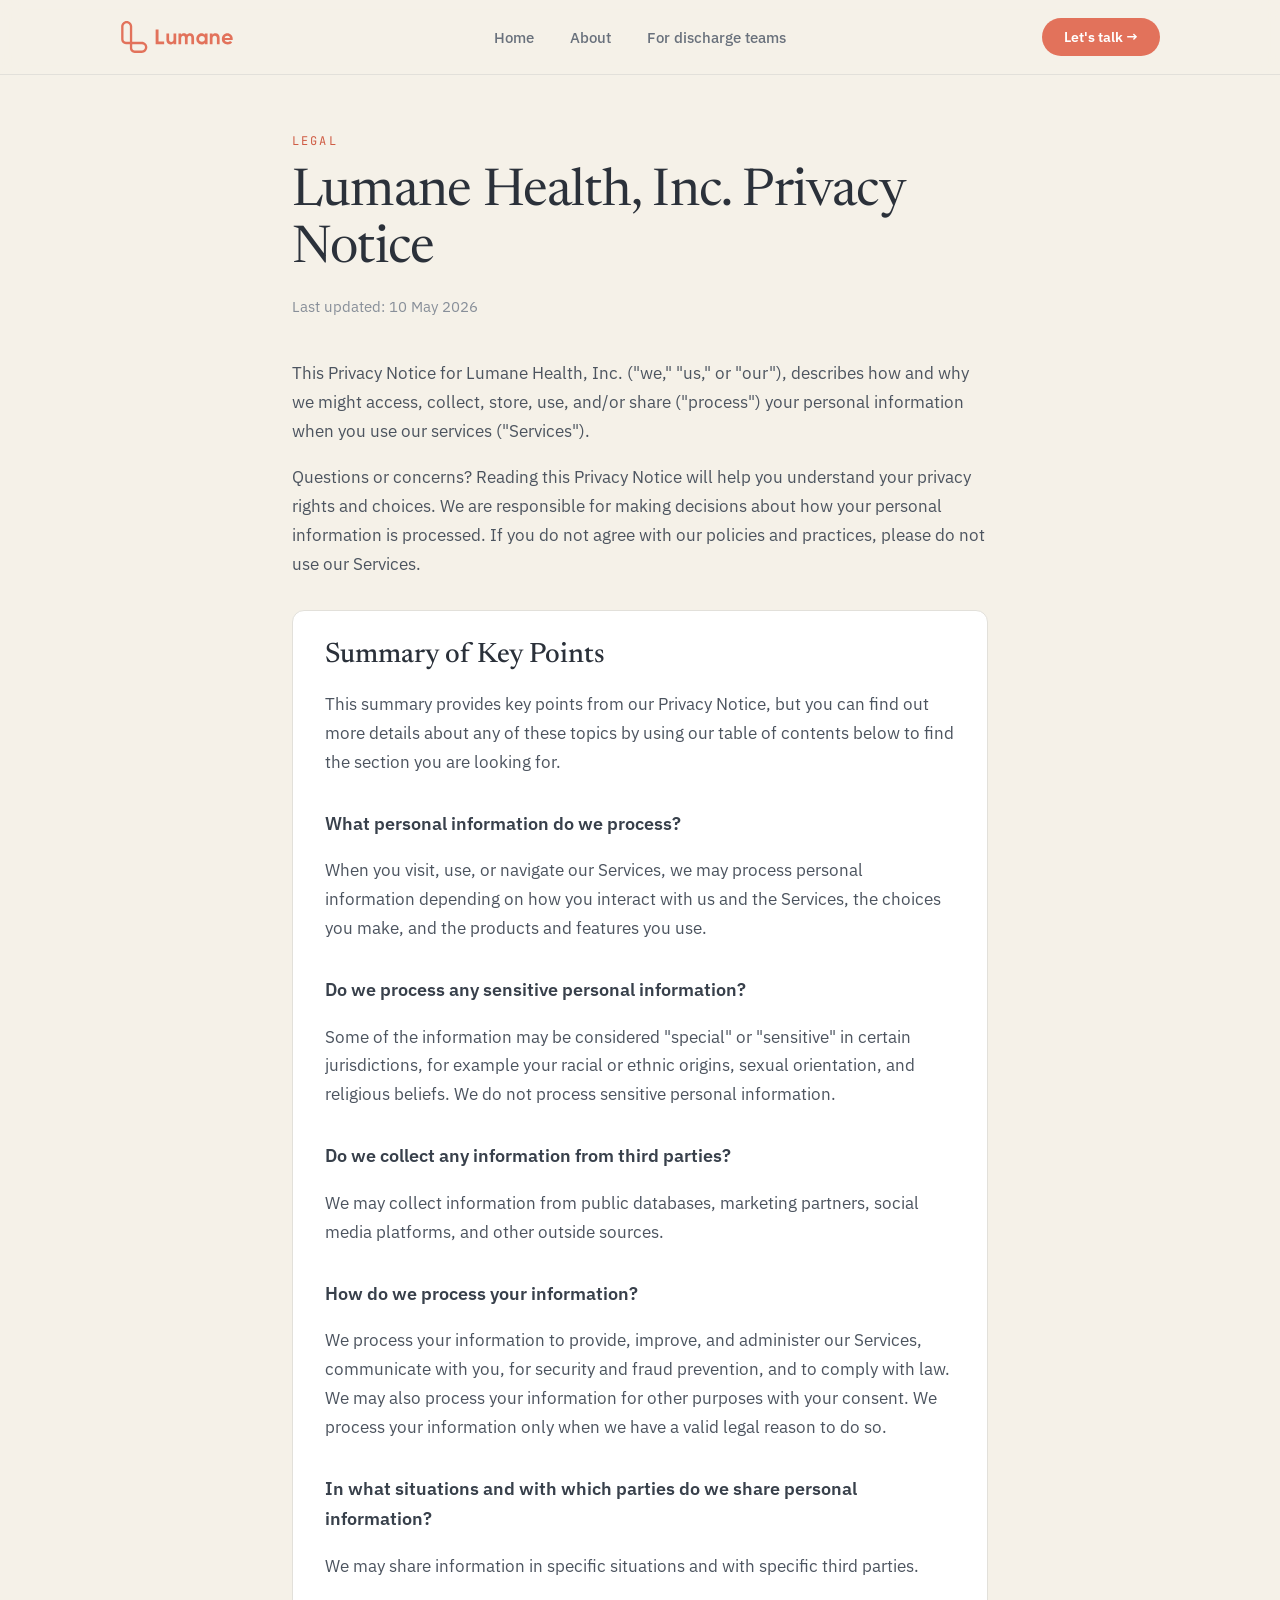
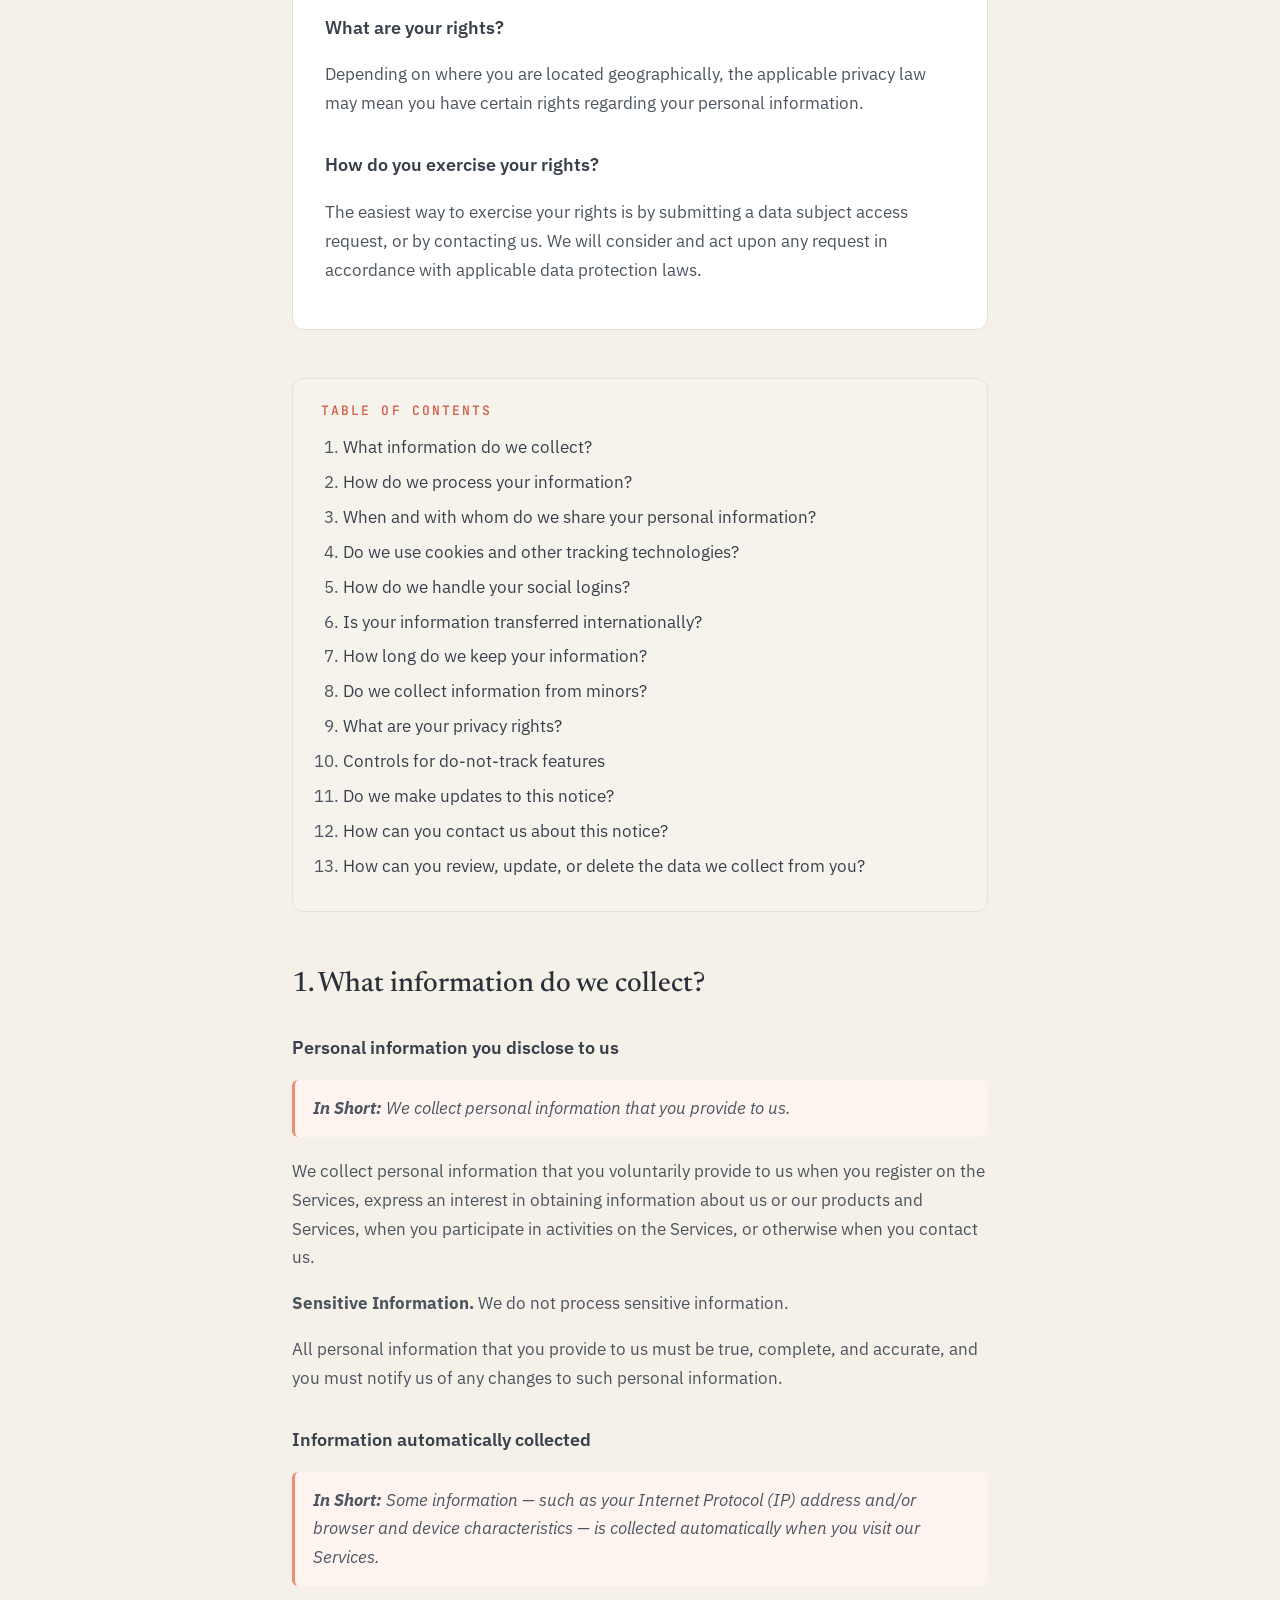
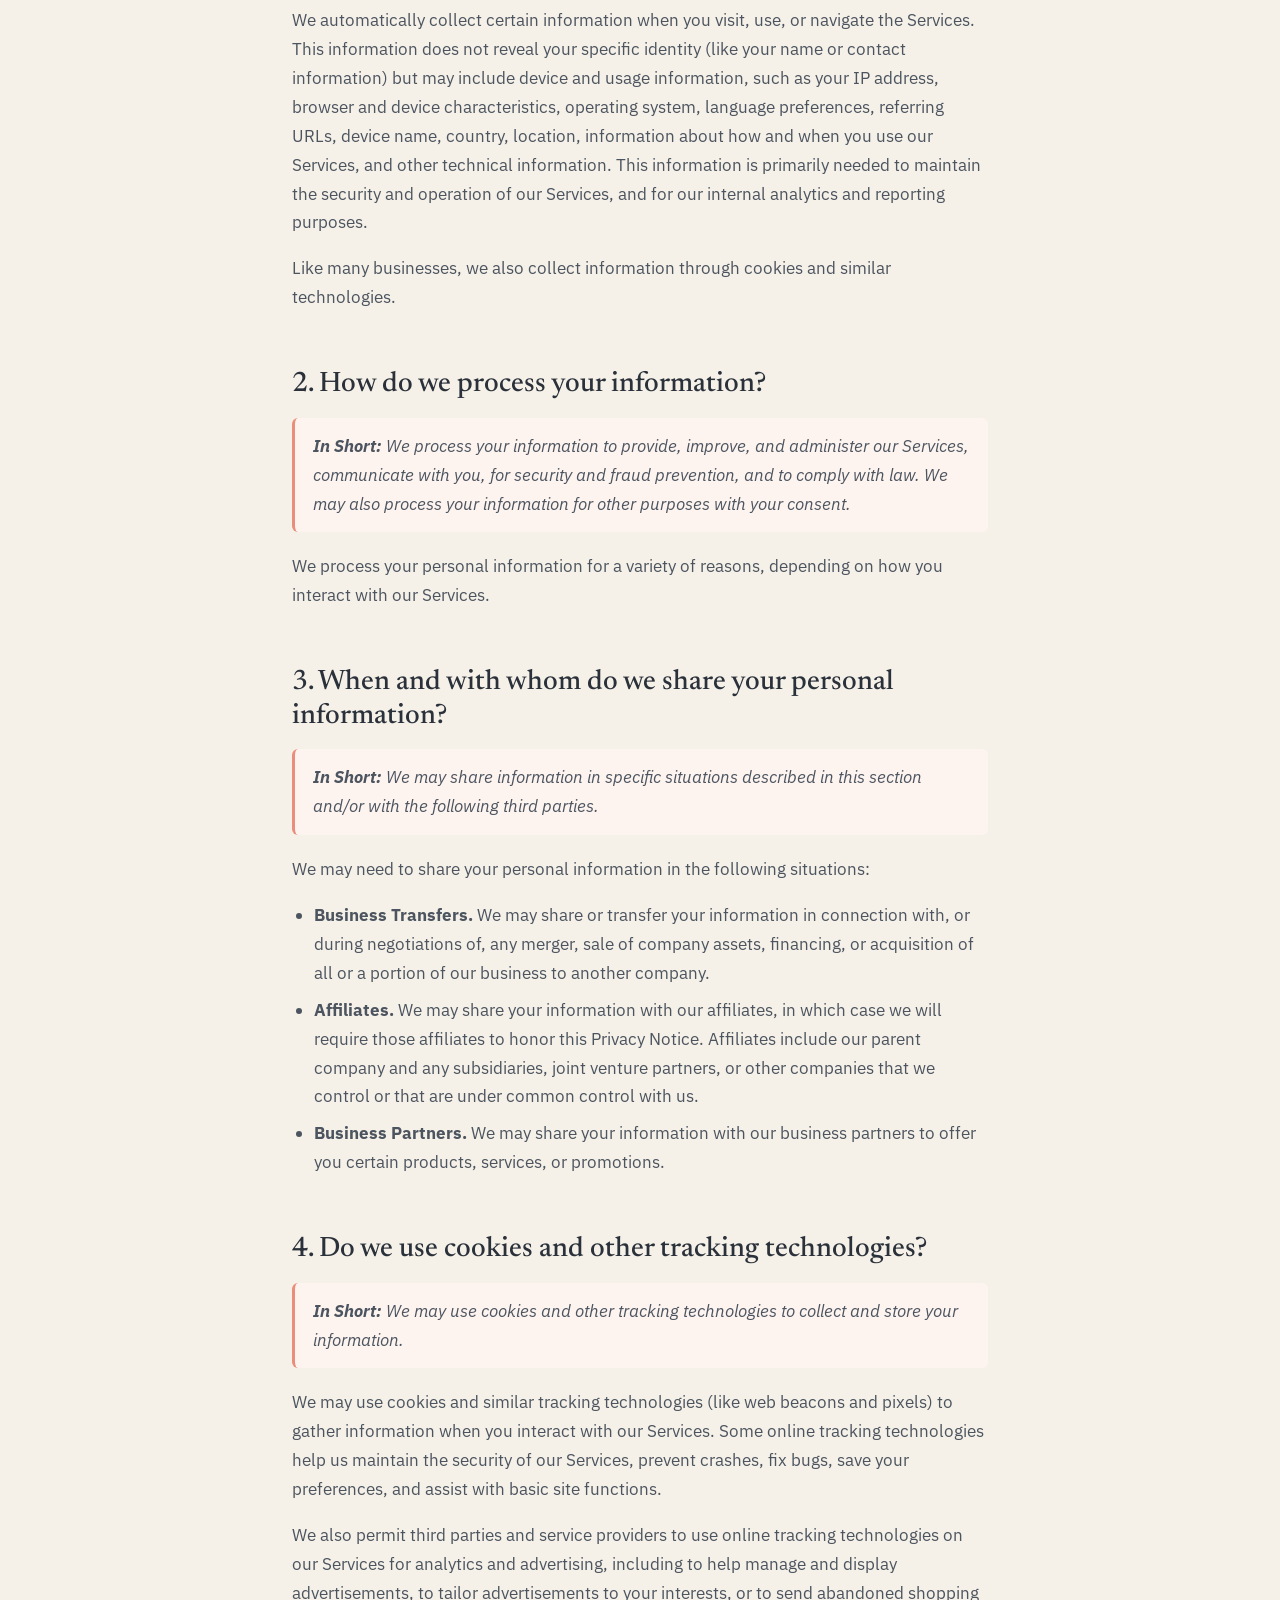
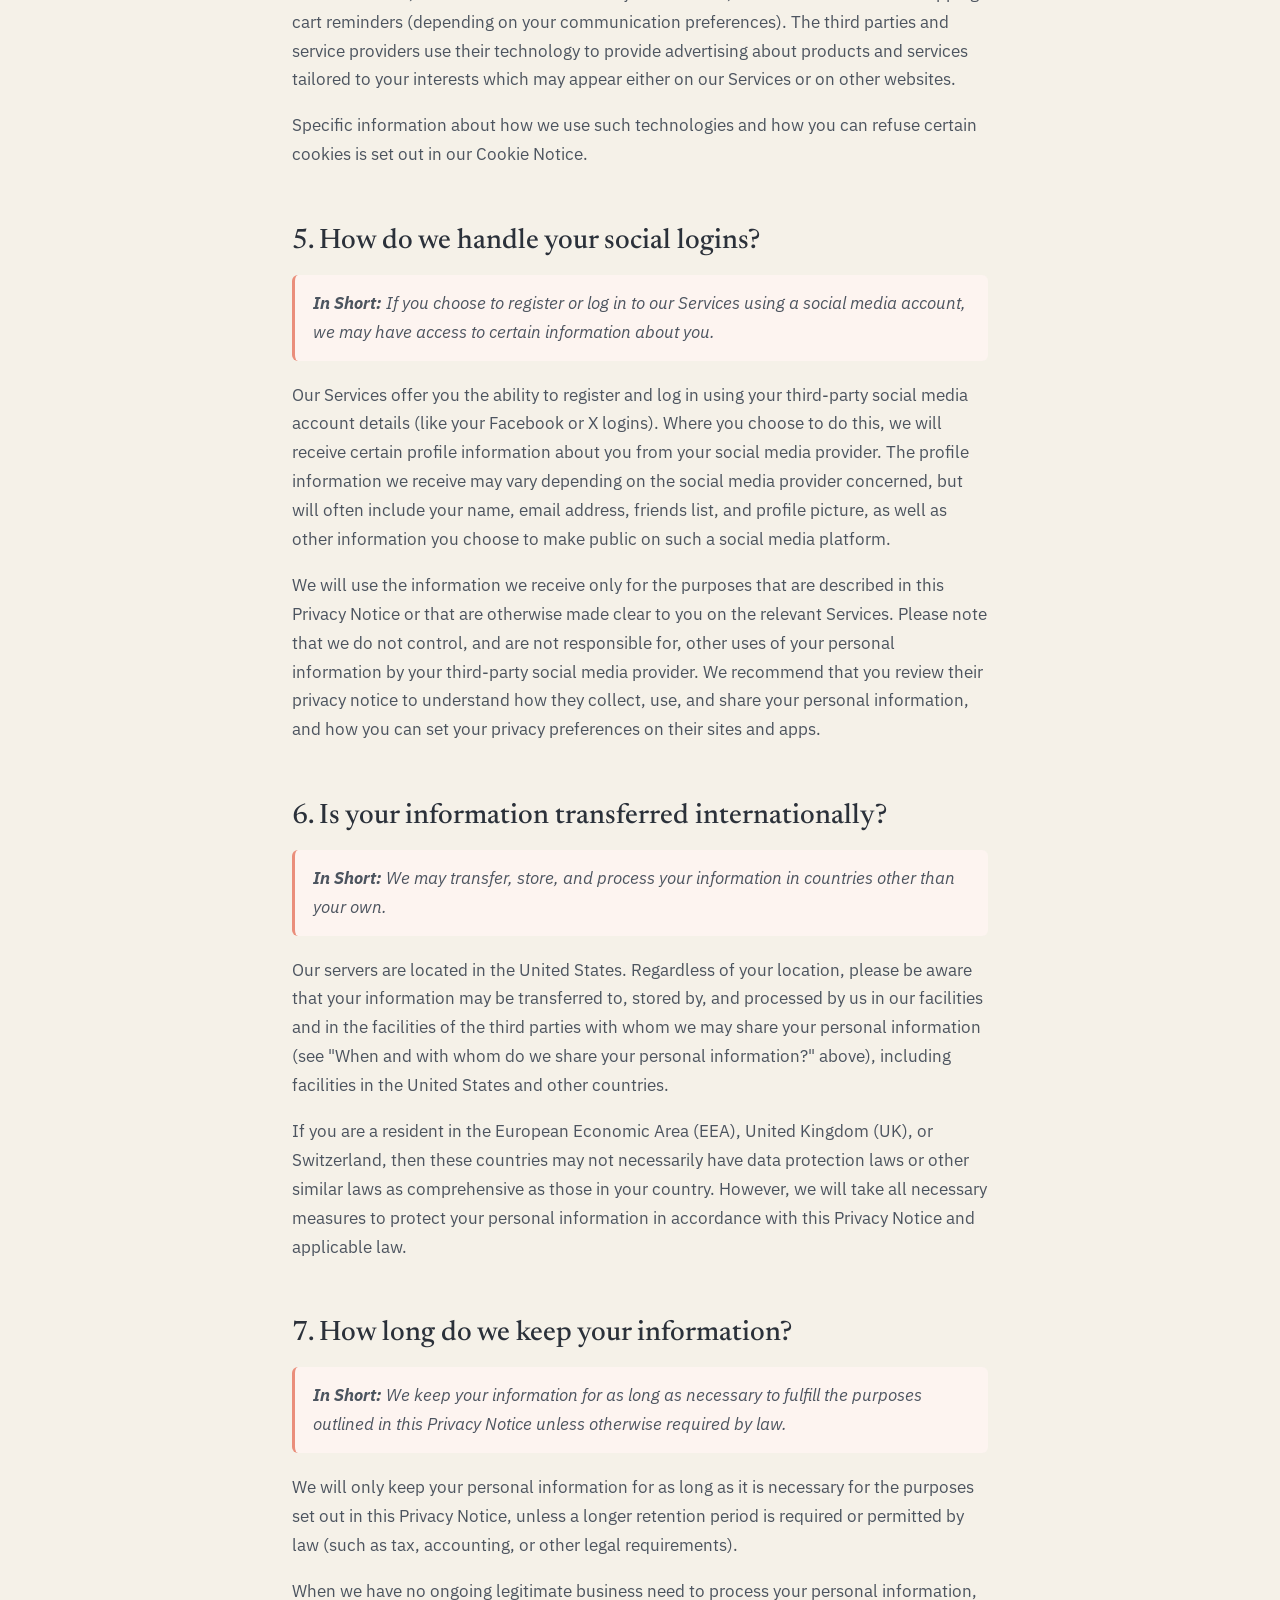
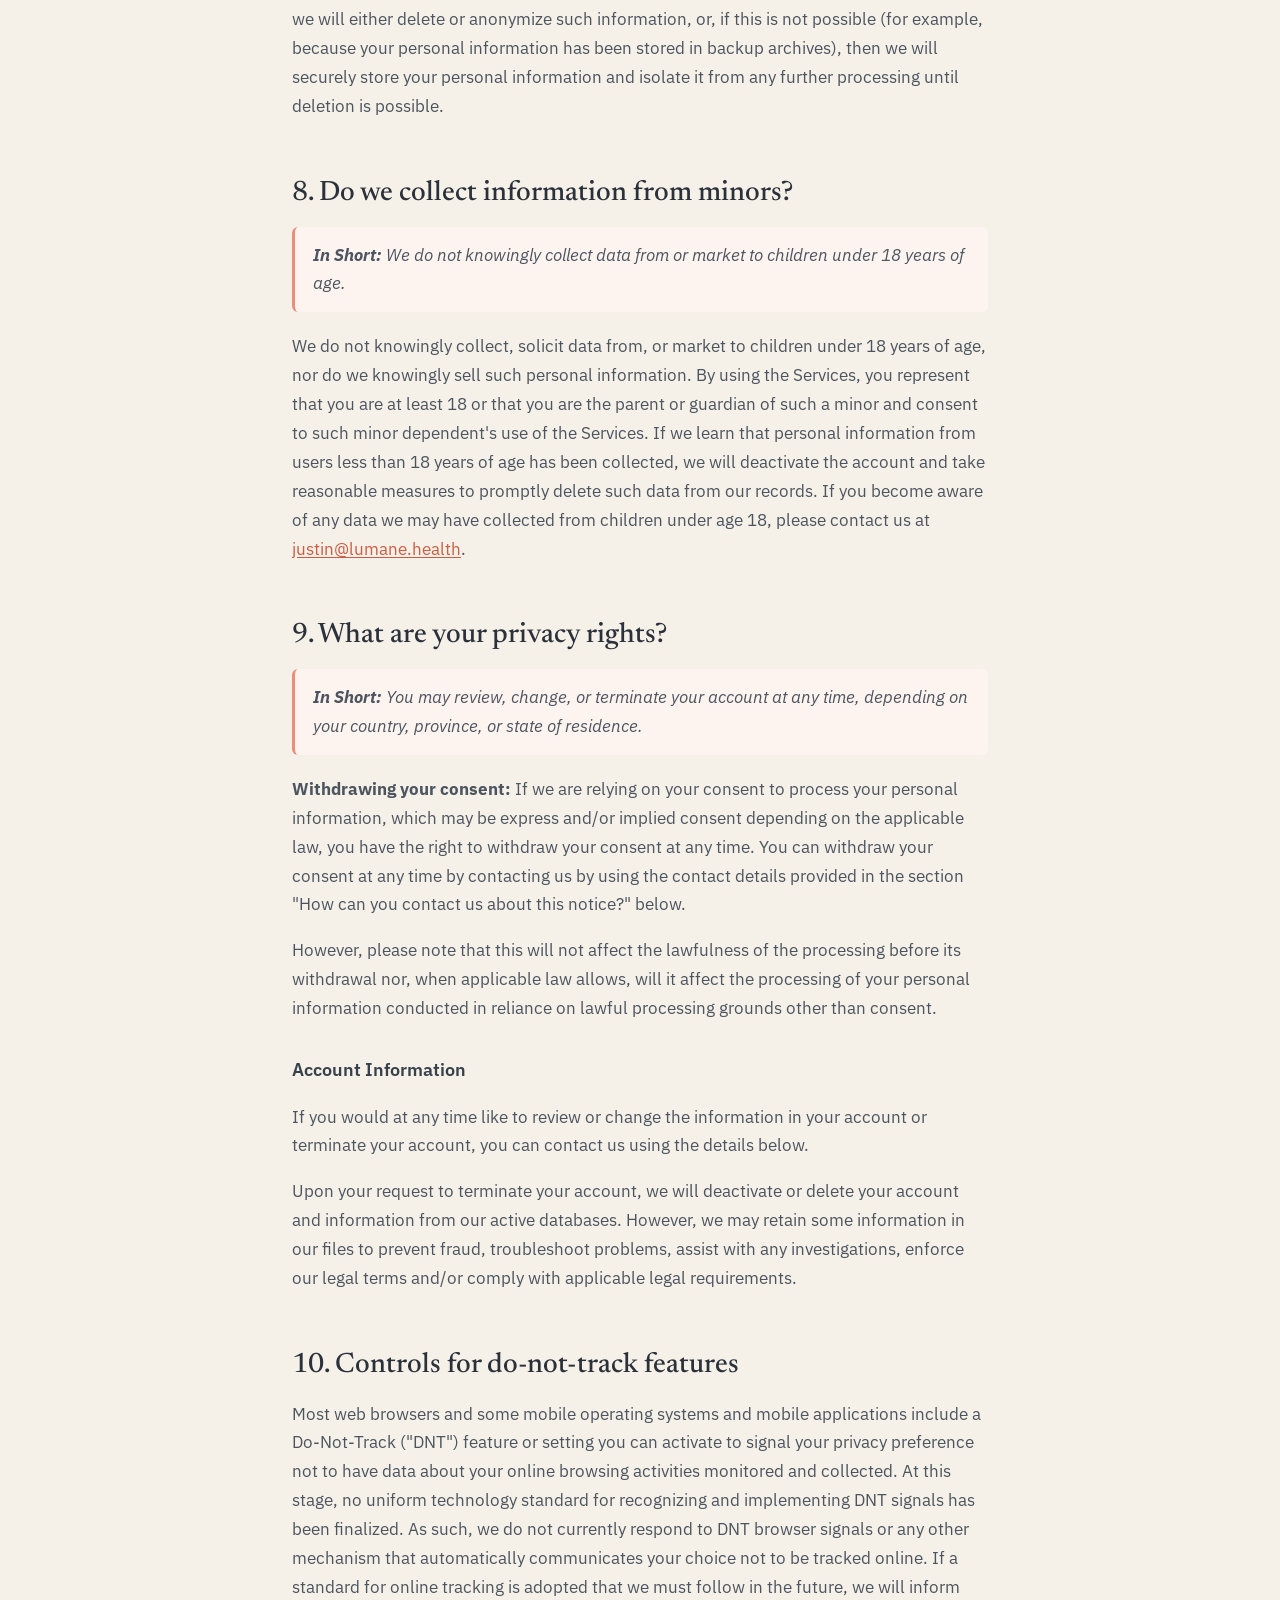
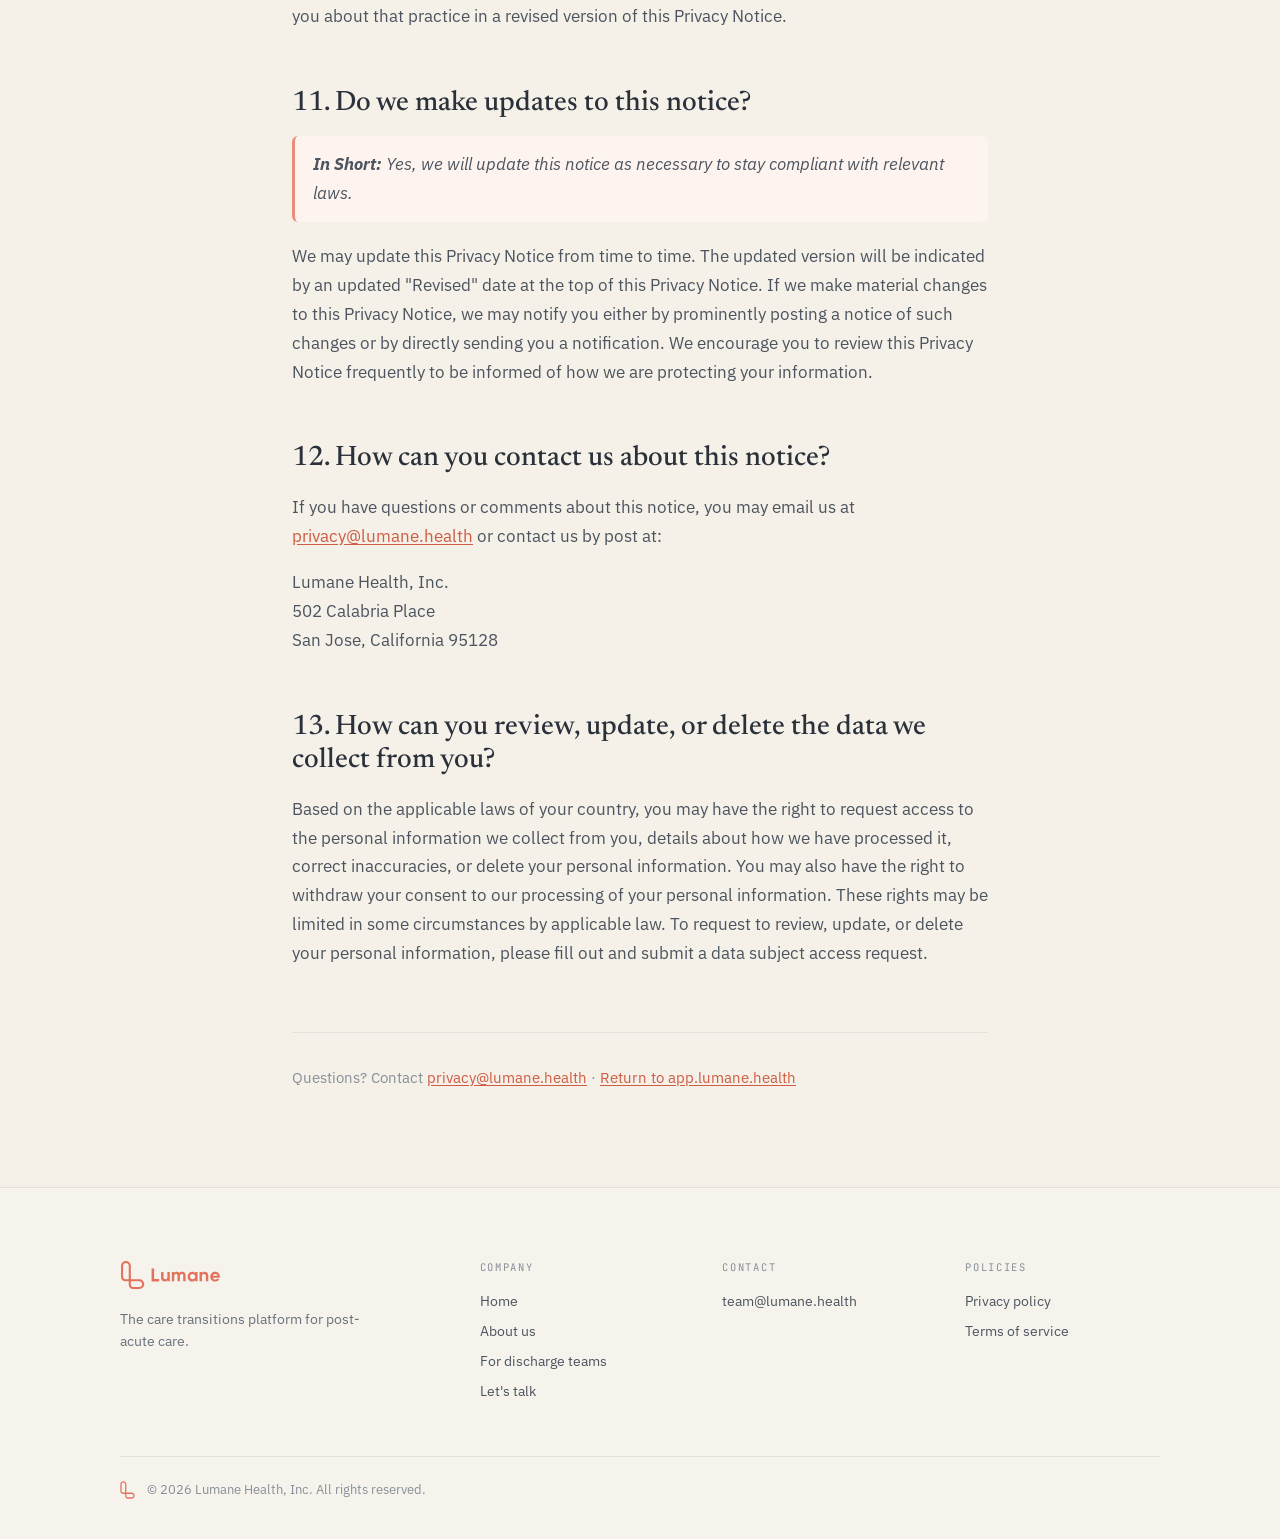
<file: privacy/index.html>
<!DOCTYPE html>
<html lang="en">
<head>
<meta charset="UTF-8">
<meta name="viewport" content="width=device-width, initial-scale=1.0">
<meta name="description" content="Lumane Health's Privacy Notice explains how we access, collect, store, use, and share your personal information when you use our Services.">
<link rel="icon" type="image/svg+xml" href="/favicon.svg">
<title>Lumane Health Inc. Privacy Notice</title>
<link rel="preconnect" href="https://fonts.googleapis.com">
<link rel="preconnect" href="https://fonts.gstatic.com" crossorigin>
<link href="https://fonts.googleapis.com/css2?family=Newsreader:opsz,wght@6..72,300;6..72,400;6..72,500;6..72,600&family=IBM+Plex+Sans:wght@400;500;600;700&family=JetBrains+Mono:wght@400;500&display=swap" rel="stylesheet">
<link rel="stylesheet" href="/styles/site.css">
</head>
<body>
<div class="page">

  <header class="site-header">
    <div class="inner">
      <a href="/" data-nav class="brand"><img src="/assets/logo-full.svg" alt="Lumane"></a>
      <nav data-nav-links>
        <a href="/" data-nav>Home</a>
        <a href="/about.html" data-nav>About</a>
        <a href="/discharge-teams/" data-nav>For discharge teams</a>
      </nav>
      <a href="mailto:team@lumane.health" data-talk class="btn-pill">Let's talk &rarr;</a>
    </div>
  </header>

  <main>
    <article class="legal">
      <div class="eyebrow">Legal</div>
      <h1>Lumane Health, Inc. Privacy Notice</h1>
      <p class="updated">Last updated: 10 May 2026</p>

      <p>This Privacy Notice for Lumane Health, Inc. ("we," "us," or "our"), describes how and why we might access, collect, store, use, and/or share ("process") your personal information when you use our services ("Services").</p>

      <p>Questions or concerns? Reading this Privacy Notice will help you understand your privacy rights and choices. We are responsible for making decisions about how your personal information is processed. If you do not agree with our policies and practices, please do not use our Services.</p>

      <section class="summary" aria-labelledby="summary-heading">
        <h2 id="summary-heading">Summary of Key Points</h2>
        <p>This summary provides key points from our Privacy Notice, but you can find out more details about any of these topics by using our table of contents below to find the section you are looking for.</p>

        <h3>What personal information do we process?</h3>
        <p>When you visit, use, or navigate our Services, we may process personal information depending on how you interact with us and the Services, the choices you make, and the products and features you use.</p>

        <h3>Do we process any sensitive personal information?</h3>
        <p>Some of the information may be considered "special" or "sensitive" in certain jurisdictions, for example your racial or ethnic origins, sexual orientation, and religious beliefs. We do not process sensitive personal information.</p>

        <h3>Do we collect any information from third parties?</h3>
        <p>We may collect information from public databases, marketing partners, social media platforms, and other outside sources.</p>

        <h3>How do we process your information?</h3>
        <p>We process your information to provide, improve, and administer our Services, communicate with you, for security and fraud prevention, and to comply with law. We may also process your information for other purposes with your consent. We process your information only when we have a valid legal reason to do so.</p>

        <h3>In what situations and with which parties do we share personal information?</h3>
        <p>We may share information in specific situations and with specific third parties.</p>

        <h3>What are your rights?</h3>
        <p>Depending on where you are located geographically, the applicable privacy law may mean you have certain rights regarding your personal information.</p>

        <h3>How do you exercise your rights?</h3>
        <p>The easiest way to exercise your rights is by submitting a data subject access request, or by contacting us. We will consider and act upon any request in accordance with applicable data protection laws.</p>
      </section>

      <nav class="toc" aria-label="Table of contents">
        <h2>Table of Contents</h2>
        <ol>
          <li><a href="#s1">What information do we collect?</a></li>
          <li><a href="#s2">How do we process your information?</a></li>
          <li><a href="#s3">When and with whom do we share your personal information?</a></li>
          <li><a href="#s4">Do we use cookies and other tracking technologies?</a></li>
          <li><a href="#s5">How do we handle your social logins?</a></li>
          <li><a href="#s6">Is your information transferred internationally?</a></li>
          <li><a href="#s7">How long do we keep your information?</a></li>
          <li><a href="#s8">Do we collect information from minors?</a></li>
          <li><a href="#s9">What are your privacy rights?</a></li>
          <li><a href="#s10">Controls for do-not-track features</a></li>
          <li><a href="#s11">Do we make updates to this notice?</a></li>
          <li><a href="#s12">How can you contact us about this notice?</a></li>
          <li><a href="#s13">How can you review, update, or delete the data we collect from you?</a></li>
        </ol>
      </nav>

      <h2 id="s1">1. What information do we collect?</h2>
      <h3>Personal information you disclose to us</h3>
      <div class="in-short"><strong>In Short:</strong> We collect personal information that you provide to us.</div>
      <p>We collect personal information that you voluntarily provide to us when you register on the Services, express an interest in obtaining information about us or our products and Services, when you participate in activities on the Services, or otherwise when you contact us.</p>
      <p><strong>Sensitive Information.</strong> We do not process sensitive information.</p>
      <p>All personal information that you provide to us must be true, complete, and accurate, and you must notify us of any changes to such personal information.</p>

      <h3>Information automatically collected</h3>
      <div class="in-short"><strong>In Short:</strong> Some information &mdash; such as your Internet Protocol (IP) address and/or browser and device characteristics &mdash; is collected automatically when you visit our Services.</div>
      <p>We automatically collect certain information when you visit, use, or navigate the Services. This information does not reveal your specific identity (like your name or contact information) but may include device and usage information, such as your IP address, browser and device characteristics, operating system, language preferences, referring URLs, device name, country, location, information about how and when you use our Services, and other technical information. This information is primarily needed to maintain the security and operation of our Services, and for our internal analytics and reporting purposes.</p>
      <p>Like many businesses, we also collect information through cookies and similar technologies.</p>

      <h2 id="s2">2. How do we process your information?</h2>
      <div class="in-short"><strong>In Short:</strong> We process your information to provide, improve, and administer our Services, communicate with you, for security and fraud prevention, and to comply with law. We may also process your information for other purposes with your consent.</div>
      <p>We process your personal information for a variety of reasons, depending on how you interact with our Services.</p>

      <h2 id="s3">3. When and with whom do we share your personal information?</h2>
      <div class="in-short"><strong>In Short:</strong> We may share information in specific situations described in this section and/or with the following third parties.</div>
      <p>We may need to share your personal information in the following situations:</p>
      <ul>
        <li><strong>Business Transfers.</strong> We may share or transfer your information in connection with, or during negotiations of, any merger, sale of company assets, financing, or acquisition of all or a portion of our business to another company.</li>
        <li><strong>Affiliates.</strong> We may share your information with our affiliates, in which case we will require those affiliates to honor this Privacy Notice. Affiliates include our parent company and any subsidiaries, joint venture partners, or other companies that we control or that are under common control with us.</li>
        <li><strong>Business Partners.</strong> We may share your information with our business partners to offer you certain products, services, or promotions.</li>
      </ul>

      <h2 id="s4">4. Do we use cookies and other tracking technologies?</h2>
      <div class="in-short"><strong>In Short:</strong> We may use cookies and other tracking technologies to collect and store your information.</div>
      <p>We may use cookies and similar tracking technologies (like web beacons and pixels) to gather information when you interact with our Services. Some online tracking technologies help us maintain the security of our Services, prevent crashes, fix bugs, save your preferences, and assist with basic site functions.</p>
      <p>We also permit third parties and service providers to use online tracking technologies on our Services for analytics and advertising, including to help manage and display advertisements, to tailor advertisements to your interests, or to send abandoned shopping cart reminders (depending on your communication preferences). The third parties and service providers use their technology to provide advertising about products and services tailored to your interests which may appear either on our Services or on other websites.</p>
      <p>Specific information about how we use such technologies and how you can refuse certain cookies is set out in our Cookie Notice.</p>

      <h2 id="s5">5. How do we handle your social logins?</h2>
      <div class="in-short"><strong>In Short:</strong> If you choose to register or log in to our Services using a social media account, we may have access to certain information about you.</div>
      <p>Our Services offer you the ability to register and log in using your third-party social media account details (like your Facebook or X logins). Where you choose to do this, we will receive certain profile information about you from your social media provider. The profile information we receive may vary depending on the social media provider concerned, but will often include your name, email address, friends list, and profile picture, as well as other information you choose to make public on such a social media platform.</p>
      <p>We will use the information we receive only for the purposes that are described in this Privacy Notice or that are otherwise made clear to you on the relevant Services. Please note that we do not control, and are not responsible for, other uses of your personal information by your third-party social media provider. We recommend that you review their privacy notice to understand how they collect, use, and share your personal information, and how you can set your privacy preferences on their sites and apps.</p>

      <h2 id="s6">6. Is your information transferred internationally?</h2>
      <div class="in-short"><strong>In Short:</strong> We may transfer, store, and process your information in countries other than your own.</div>
      <p>Our servers are located in the United States. Regardless of your location, please be aware that your information may be transferred to, stored by, and processed by us in our facilities and in the facilities of the third parties with whom we may share your personal information (see "When and with whom do we share your personal information?" above), including facilities in the United States and other countries.</p>
      <p>If you are a resident in the European Economic Area (EEA), United Kingdom (UK), or Switzerland, then these countries may not necessarily have data protection laws or other similar laws as comprehensive as those in your country. However, we will take all necessary measures to protect your personal information in accordance with this Privacy Notice and applicable law.</p>

      <h2 id="s7">7. How long do we keep your information?</h2>
      <div class="in-short"><strong>In Short:</strong> We keep your information for as long as necessary to fulfill the purposes outlined in this Privacy Notice unless otherwise required by law.</div>
      <p>We will only keep your personal information for as long as it is necessary for the purposes set out in this Privacy Notice, unless a longer retention period is required or permitted by law (such as tax, accounting, or other legal requirements).</p>
      <p>When we have no ongoing legitimate business need to process your personal information, we will either delete or anonymize such information, or, if this is not possible (for example, because your personal information has been stored in backup archives), then we will securely store your personal information and isolate it from any further processing until deletion is possible.</p>

      <h2 id="s8">8. Do we collect information from minors?</h2>
      <div class="in-short"><strong>In Short:</strong> We do not knowingly collect data from or market to children under 18 years of age.</div>
      <p>We do not knowingly collect, solicit data from, or market to children under 18 years of age, nor do we knowingly sell such personal information. By using the Services, you represent that you are at least 18 or that you are the parent or guardian of such a minor and consent to such minor dependent's use of the Services. If we learn that personal information from users less than 18 years of age has been collected, we will deactivate the account and take reasonable measures to promptly delete such data from our records. If you become aware of any data we may have collected from children under age 18, please contact us at <a href="mailto:justin@lumane.health">justin@lumane.health</a>.</p>

      <h2 id="s9">9. What are your privacy rights?</h2>
      <div class="in-short"><strong>In Short:</strong> You may review, change, or terminate your account at any time, depending on your country, province, or state of residence.</div>
      <p><strong>Withdrawing your consent:</strong> If we are relying on your consent to process your personal information, which may be express and/or implied consent depending on the applicable law, you have the right to withdraw your consent at any time. You can withdraw your consent at any time by contacting us by using the contact details provided in the section "How can you contact us about this notice?" below.</p>
      <p>However, please note that this will not affect the lawfulness of the processing before its withdrawal nor, when applicable law allows, will it affect the processing of your personal information conducted in reliance on lawful processing grounds other than consent.</p>
      <h3>Account Information</h3>
      <p>If you would at any time like to review or change the information in your account or terminate your account, you can contact us using the details below.</p>
      <p>Upon your request to terminate your account, we will deactivate or delete your account and information from our active databases. However, we may retain some information in our files to prevent fraud, troubleshoot problems, assist with any investigations, enforce our legal terms and/or comply with applicable legal requirements.</p>

      <h2 id="s10">10. Controls for do-not-track features</h2>
      <p>Most web browsers and some mobile operating systems and mobile applications include a Do-Not-Track ("DNT") feature or setting you can activate to signal your privacy preference not to have data about your online browsing activities monitored and collected. At this stage, no uniform technology standard for recognizing and implementing DNT signals has been finalized. As such, we do not currently respond to DNT browser signals or any other mechanism that automatically communicates your choice not to be tracked online. If a standard for online tracking is adopted that we must follow in the future, we will inform you about that practice in a revised version of this Privacy Notice.</p>

      <h2 id="s11">11. Do we make updates to this notice?</h2>
      <div class="in-short"><strong>In Short:</strong> Yes, we will update this notice as necessary to stay compliant with relevant laws.</div>
      <p>We may update this Privacy Notice from time to time. The updated version will be indicated by an updated "Revised" date at the top of this Privacy Notice. If we make material changes to this Privacy Notice, we may notify you either by prominently posting a notice of such changes or by directly sending you a notification. We encourage you to review this Privacy Notice frequently to be informed of how we are protecting your information.</p>

      <h2 id="s12">12. How can you contact us about this notice?</h2>
      <p>If you have questions or comments about this notice, you may email us at <a href="mailto:privacy@lumane.health">privacy@lumane.health</a> or contact us by post at:</p>
      <p>
        Lumane Health, Inc.<br>
        502 Calabria Place<br>
        San Jose, California 95128
      </p>

      <h2 id="s13">13. How can you review, update, or delete the data we collect from you?</h2>
      <p>Based on the applicable laws of your country, you may have the right to request access to the personal information we collect from you, details about how we have processed it, correct inaccuracies, or delete your personal information. You may also have the right to withdraw your consent to our processing of your personal information. These rights may be limited in some circumstances by applicable law. To request to review, update, or delete your personal information, please fill out and submit a data subject access request.</p>

      <div class="contact-block">
        Questions? Contact <a href="mailto:privacy@lumane.health">privacy@lumane.health</a> &middot; <a href="https://app.lumane.health">Return to app.lumane.health</a>
      </div>
    </article>
  </main>

  <footer class="site-footer">
    <div class="inner">
      <div class="footer-grid">
        <div class="brand">
          <img src="/assets/logo-full.svg" alt="Lumane">
          <p class="tagline">The care transitions platform for post-acute care.</p>
        </div>
        <div>
          <h3>Company</h3>
          <div class="links">
            <a href="/" data-nav>Home</a>
            <a href="/about.html" data-nav>About us</a>
            <a href="/discharge-teams/" data-nav>For discharge teams</a>
            <a href="mailto:team@lumane.health" data-talk>Let's talk</a>
          </div>
        </div>
        <div>
          <h3>Contact</h3>
          <div class="links">
            <a href="mailto:team@lumane.health">team@lumane.health</a>
          </div>
        </div>
        <div>
          <h3>Policies</h3>
          <div class="links">
            <a href="/privacy/">Privacy policy</a>
            <a href="/terms/">Terms of service</a>
          </div>
        </div>
      </div>
      <div class="footer-bottom">
        <div class="mark">
          <img src="/assets/icon.svg" alt="">
          <span class="copyright">&copy; 2026 Lumane Health, Inc. All rights reserved.</span>
        </div>
      </div>
    </div>
  </footer>

</div>
<script src="/config.js"></script>
<script src="/js/site.js" defer></script>
</body>
</html>
</file>
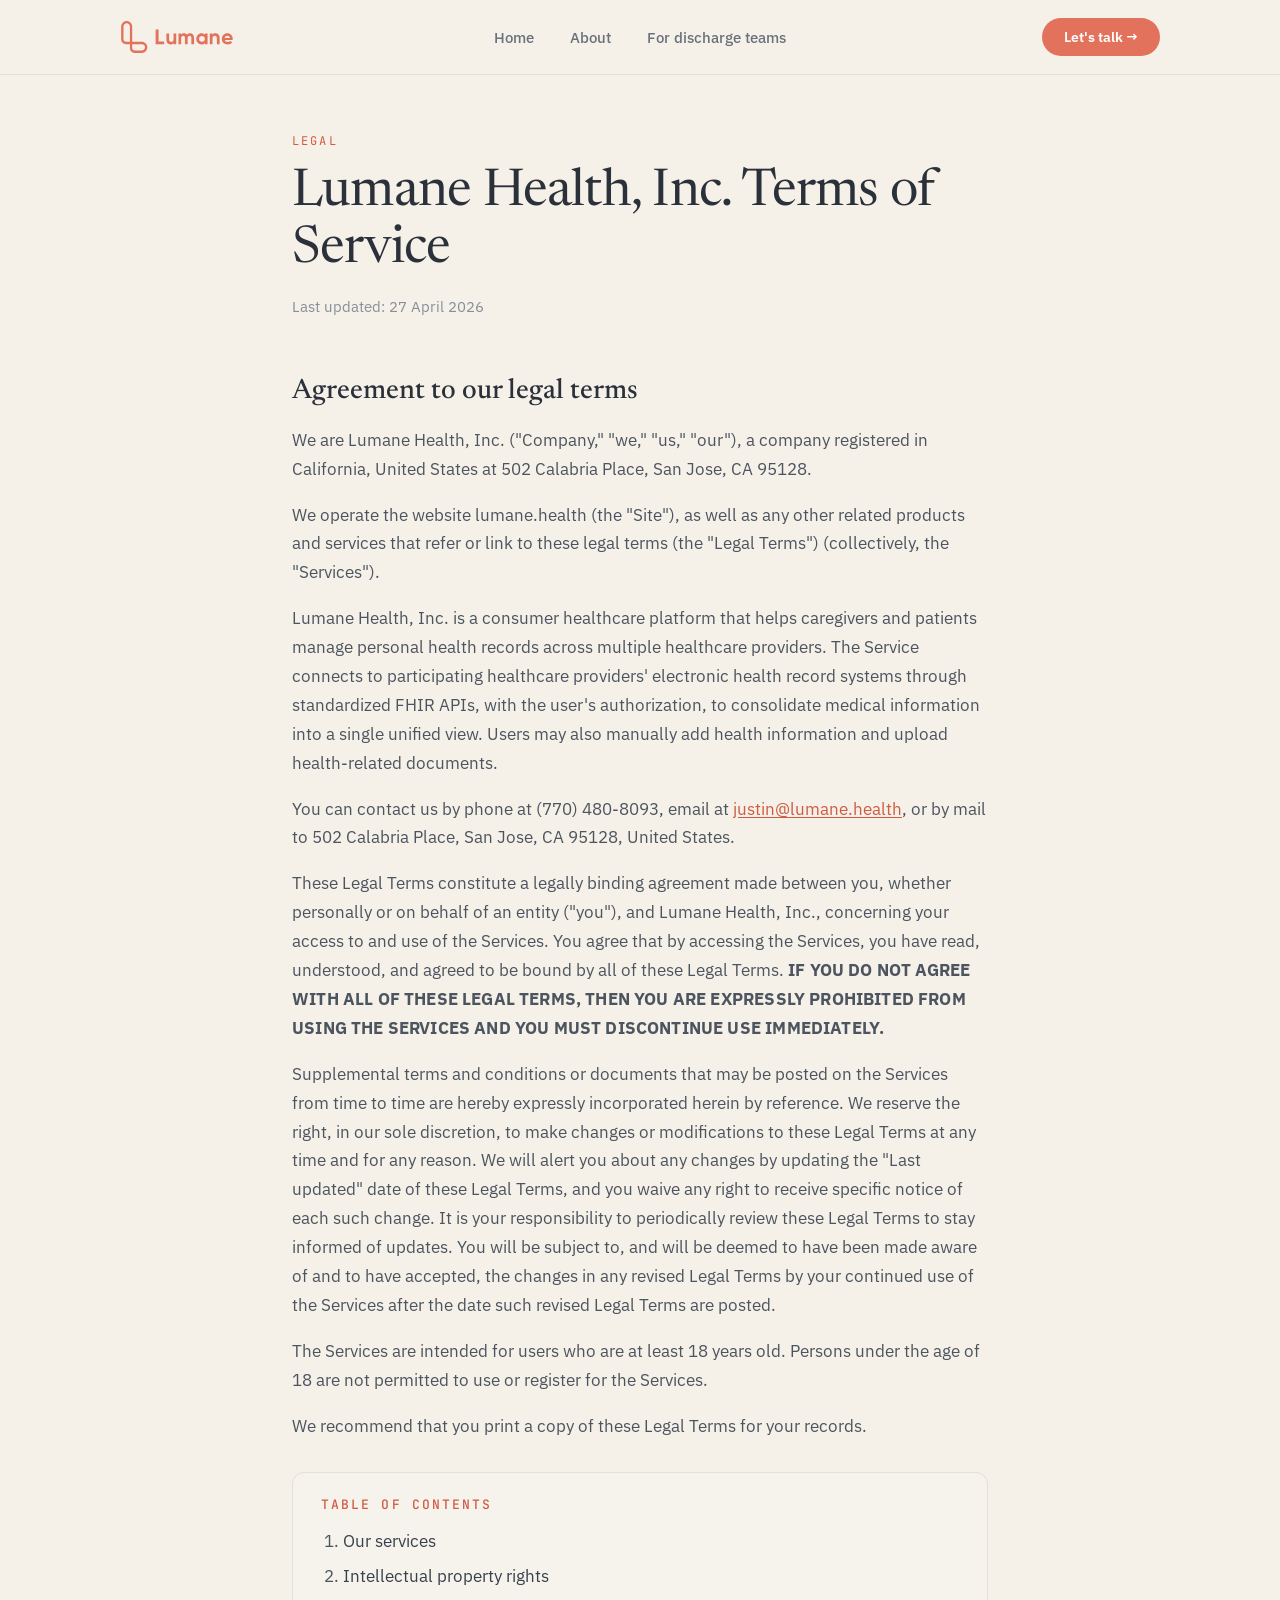
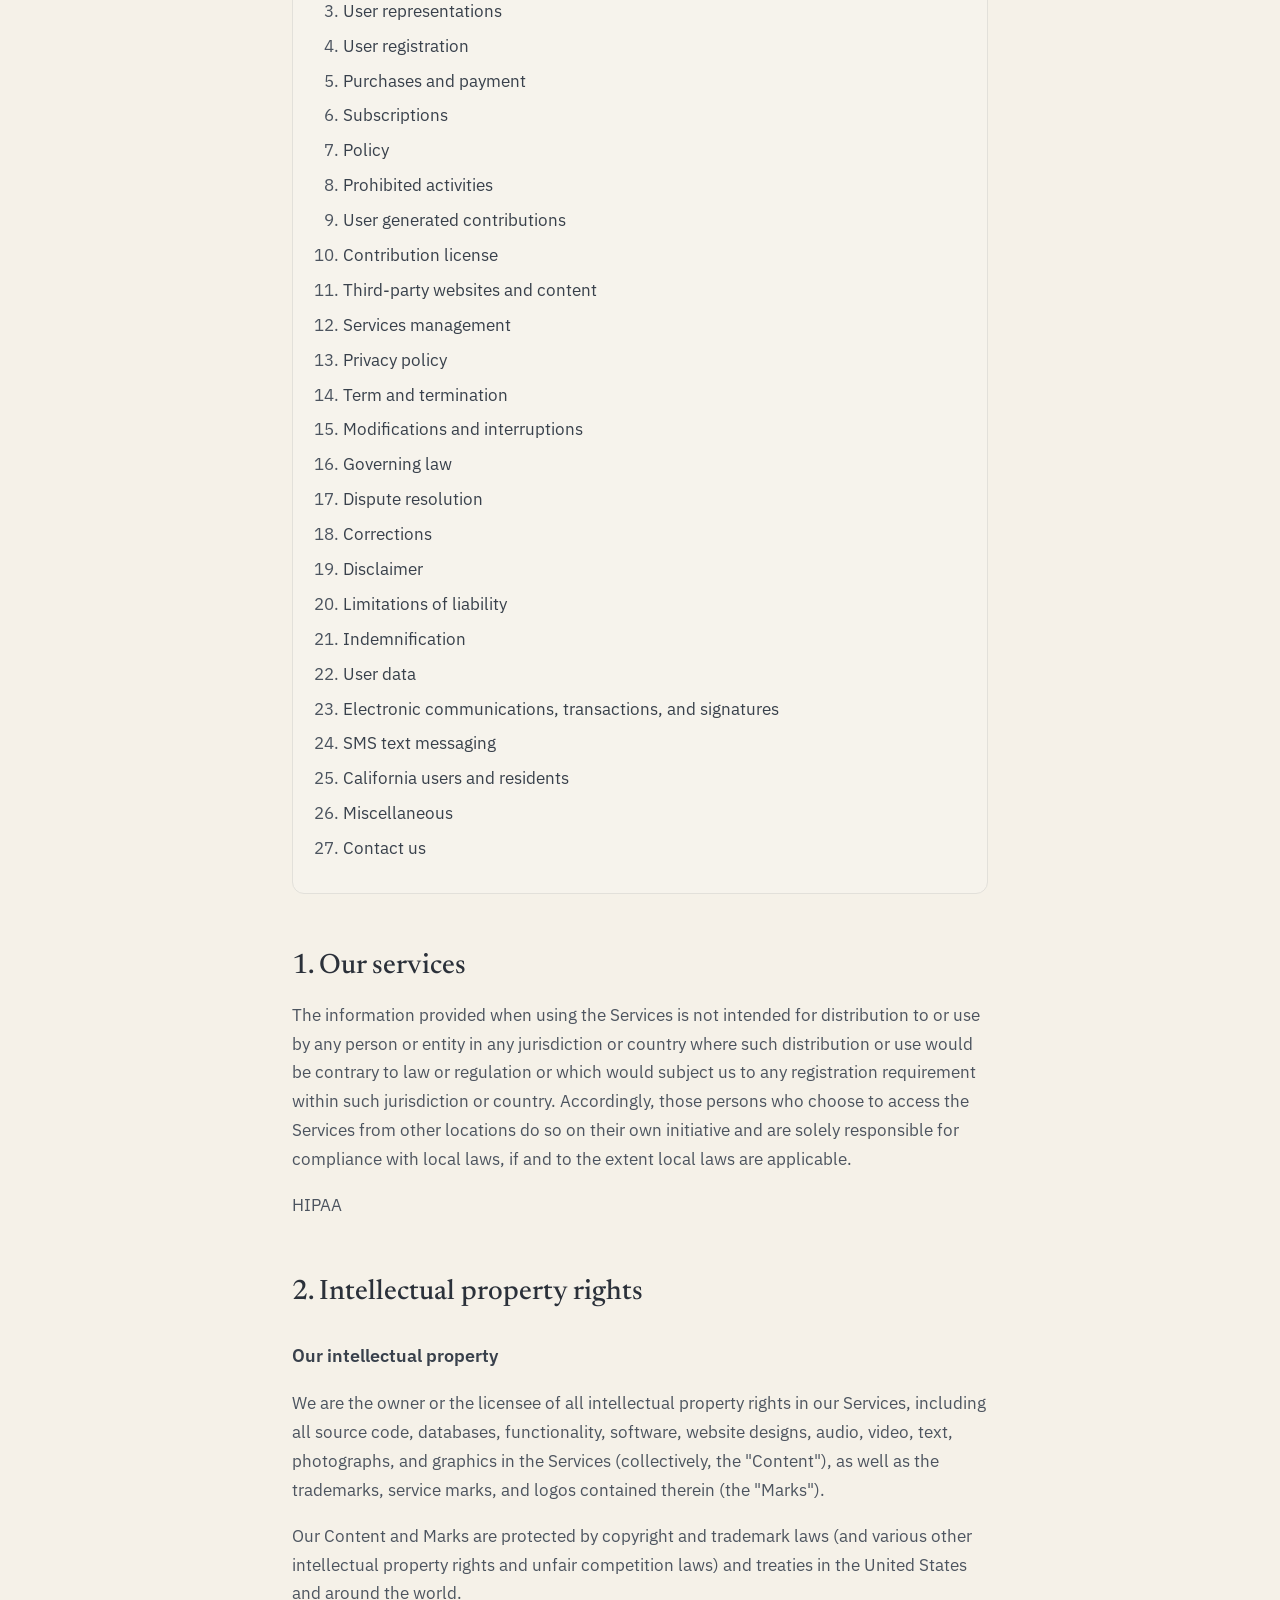
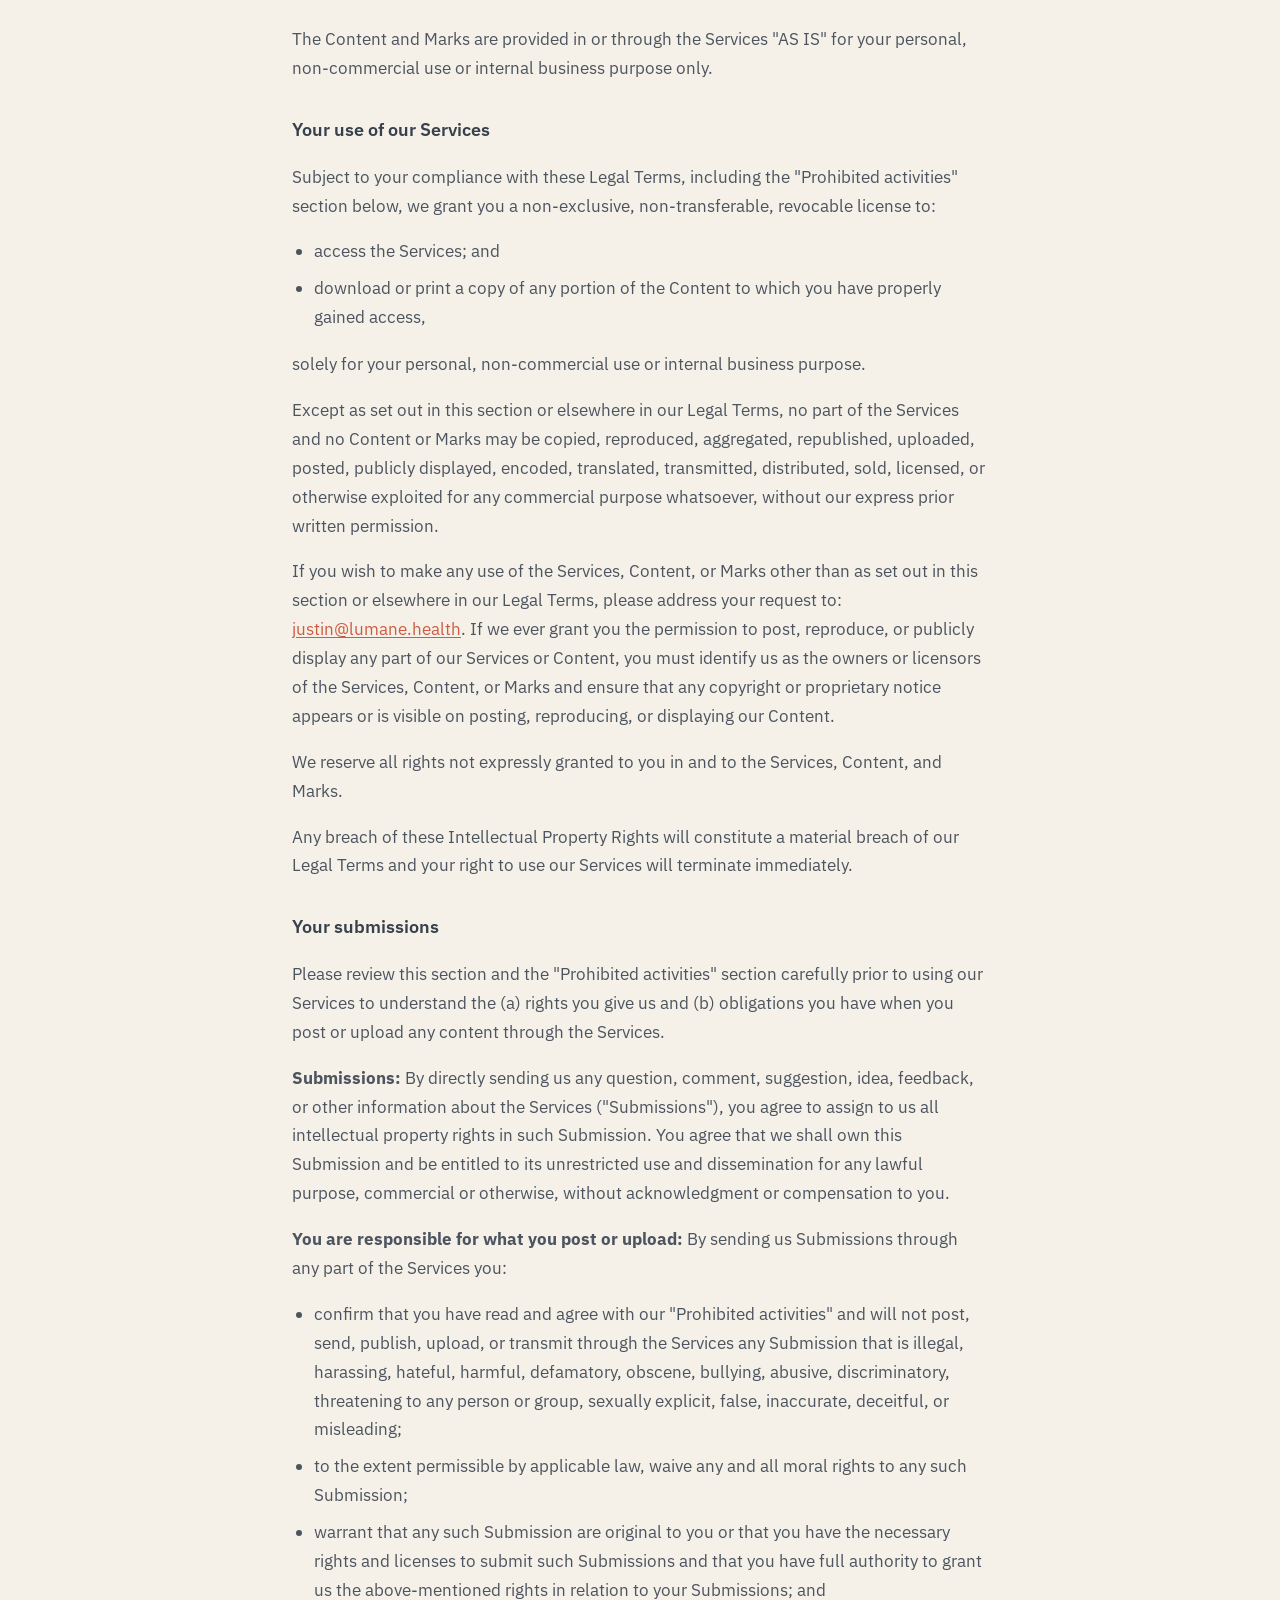
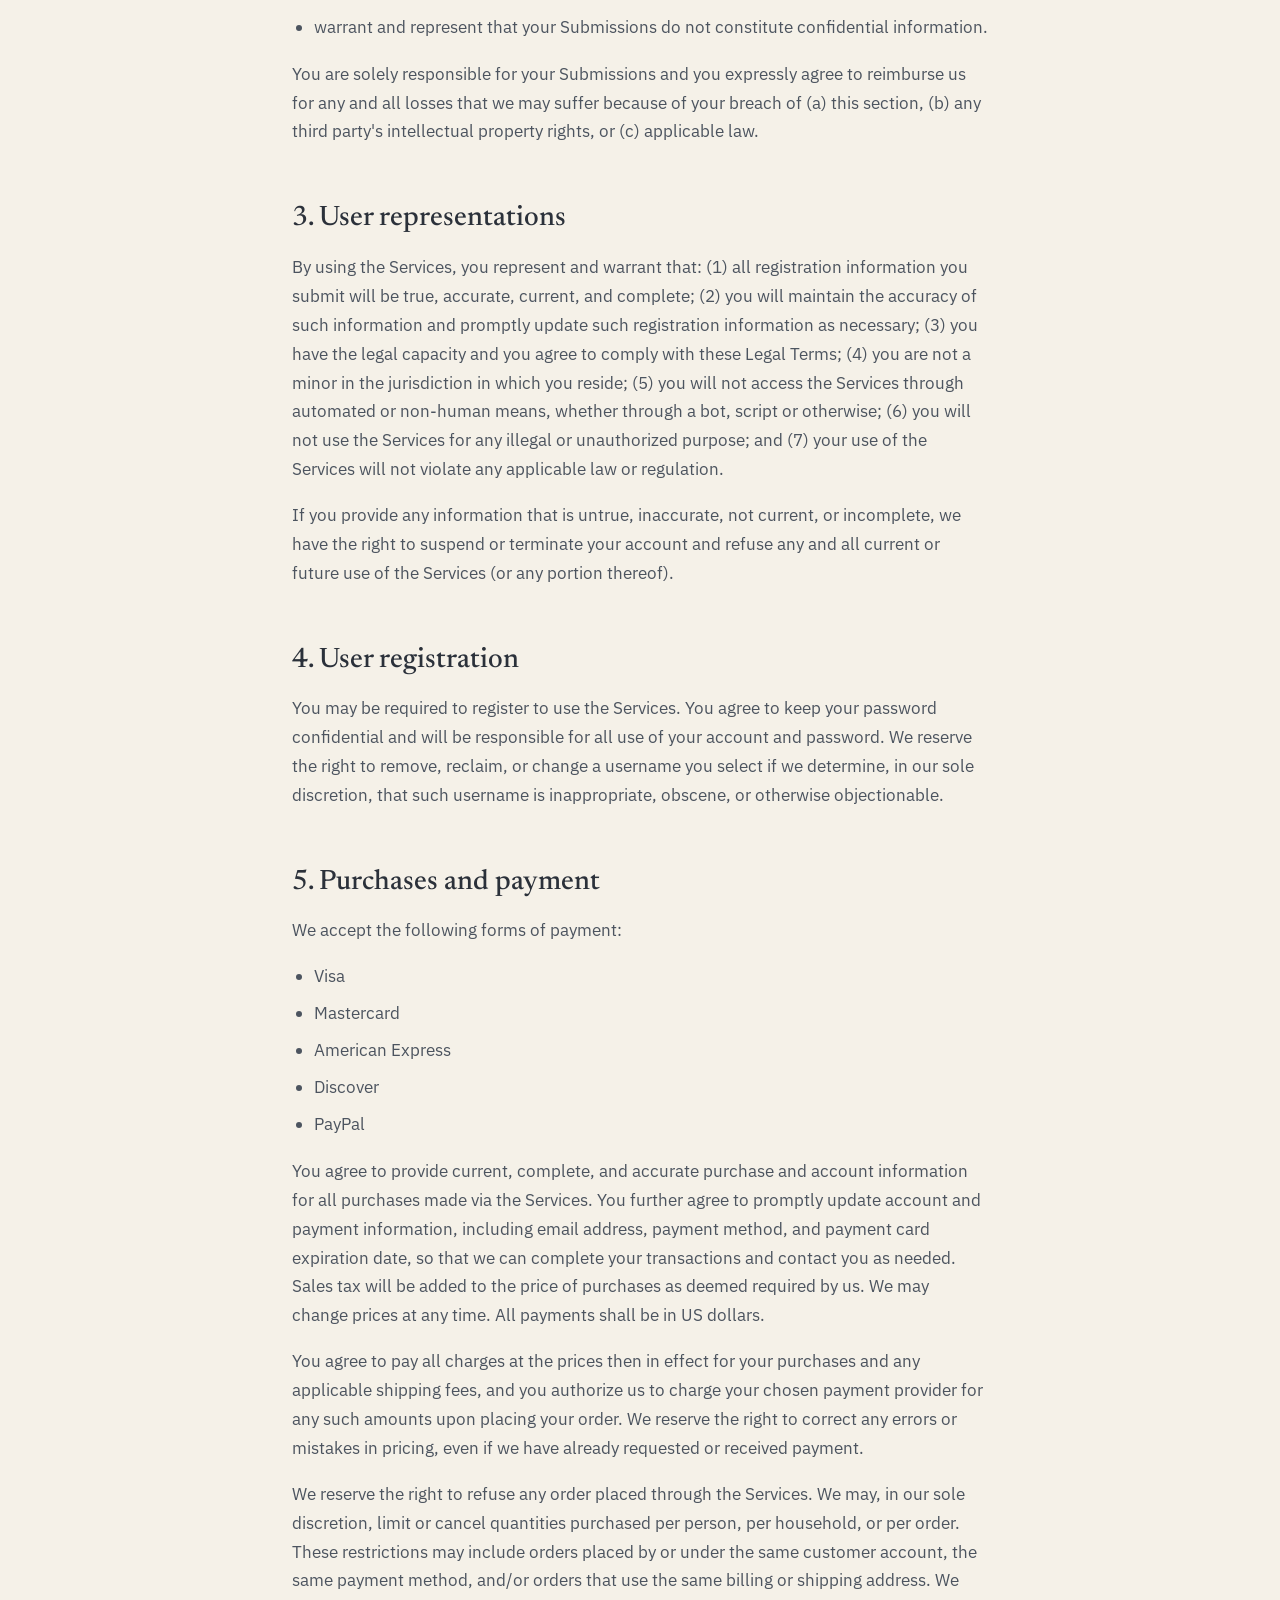
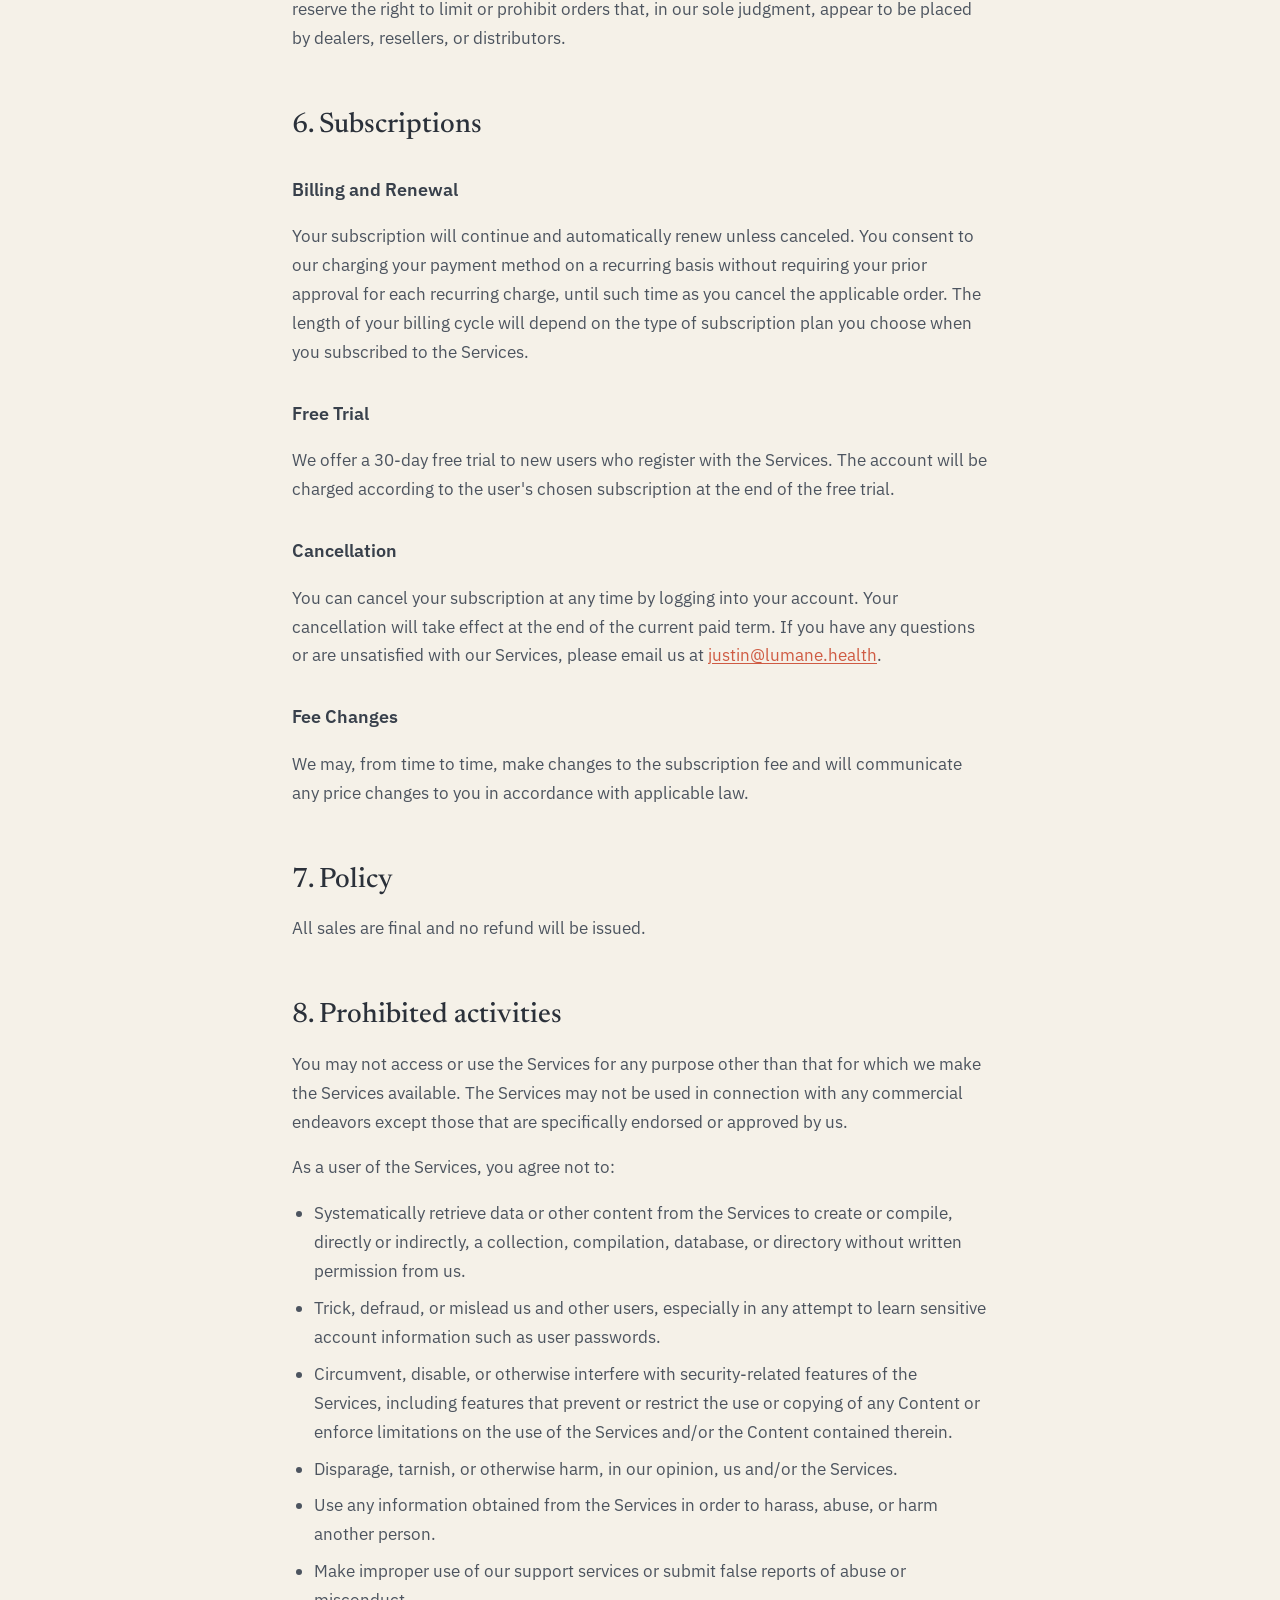
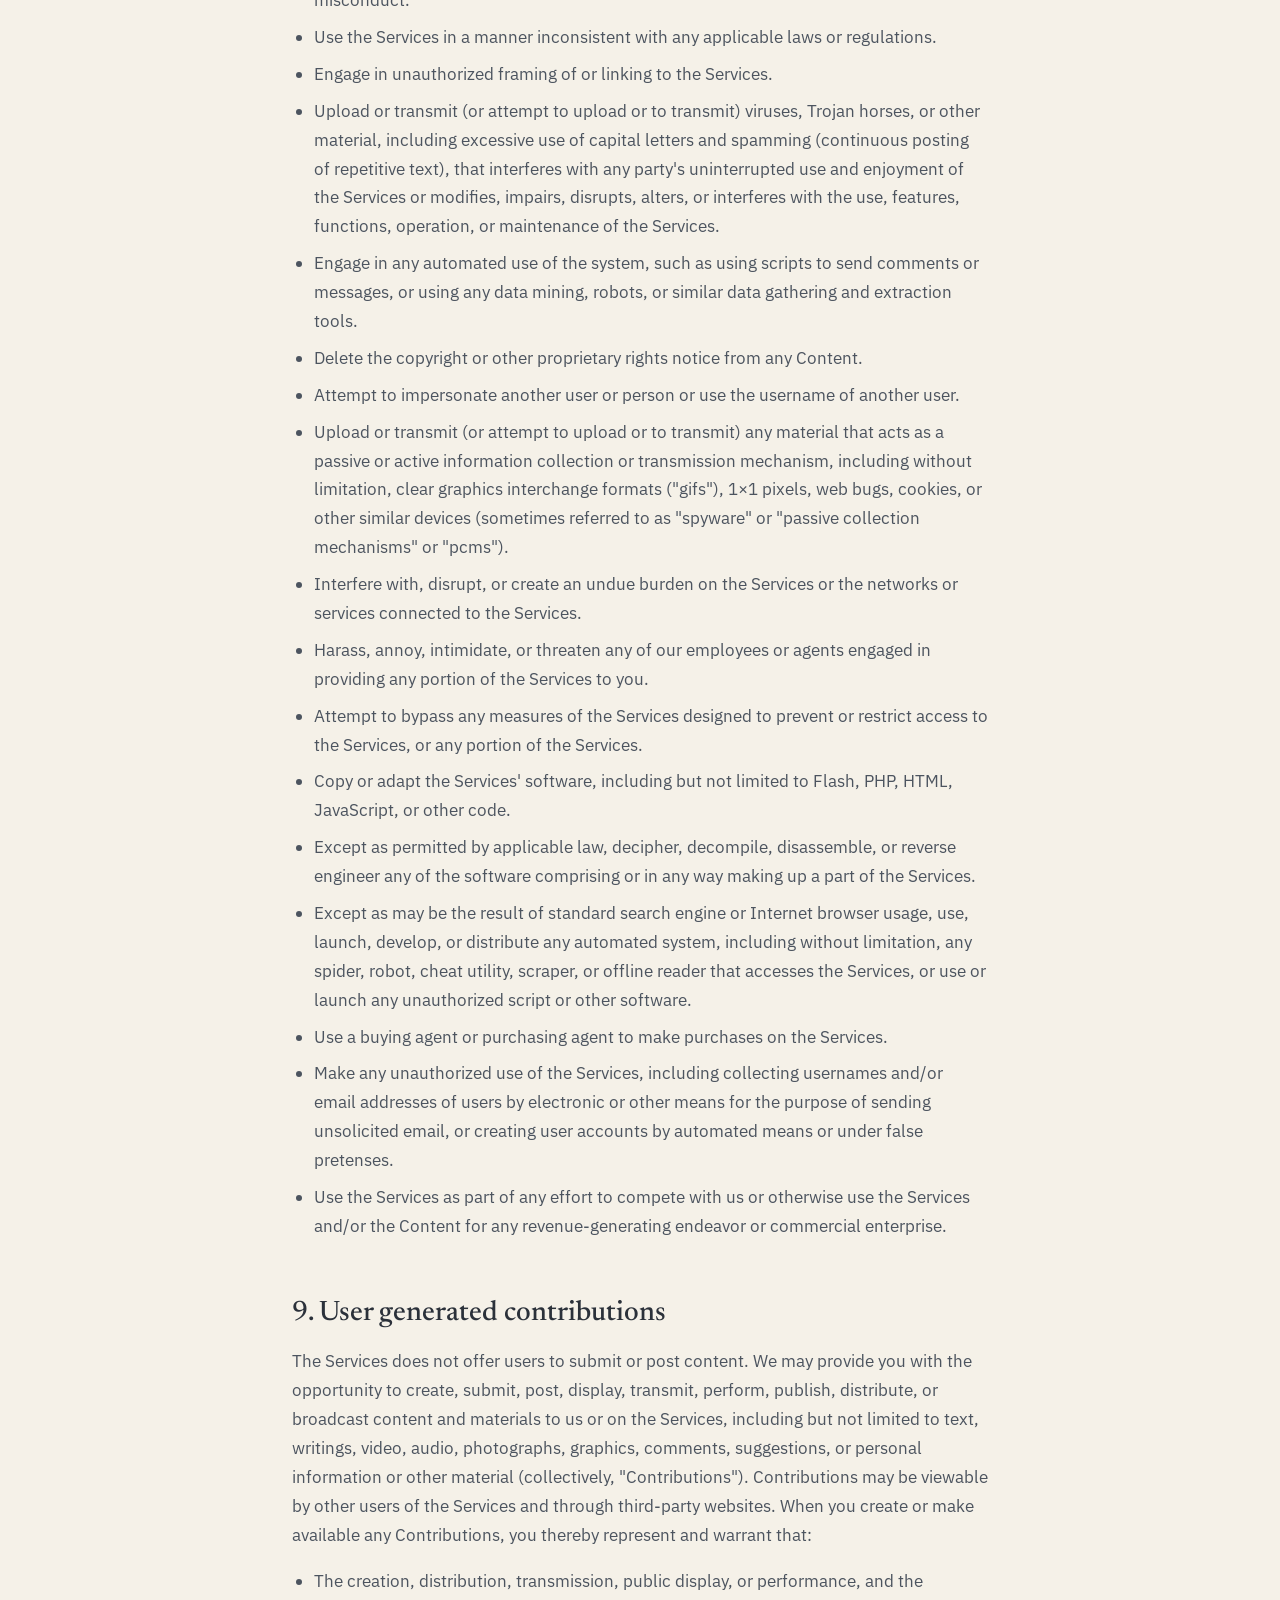
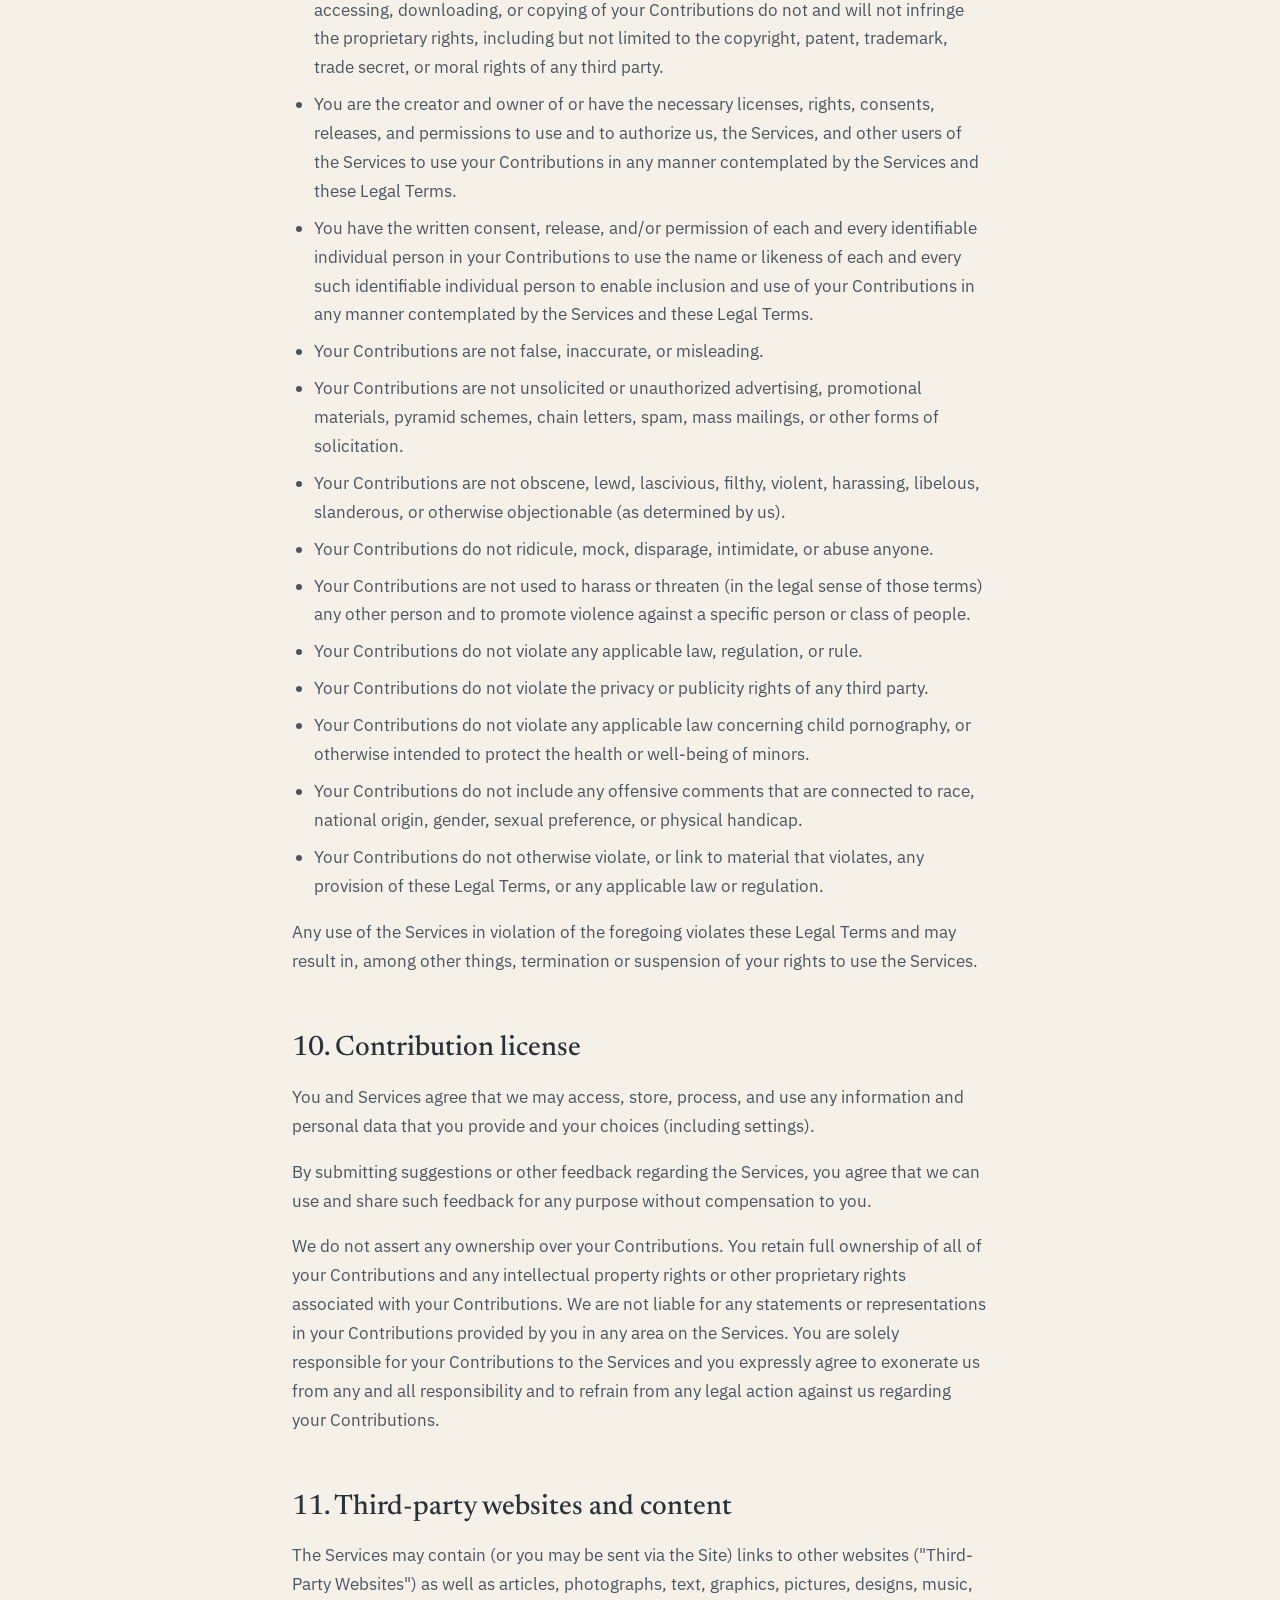
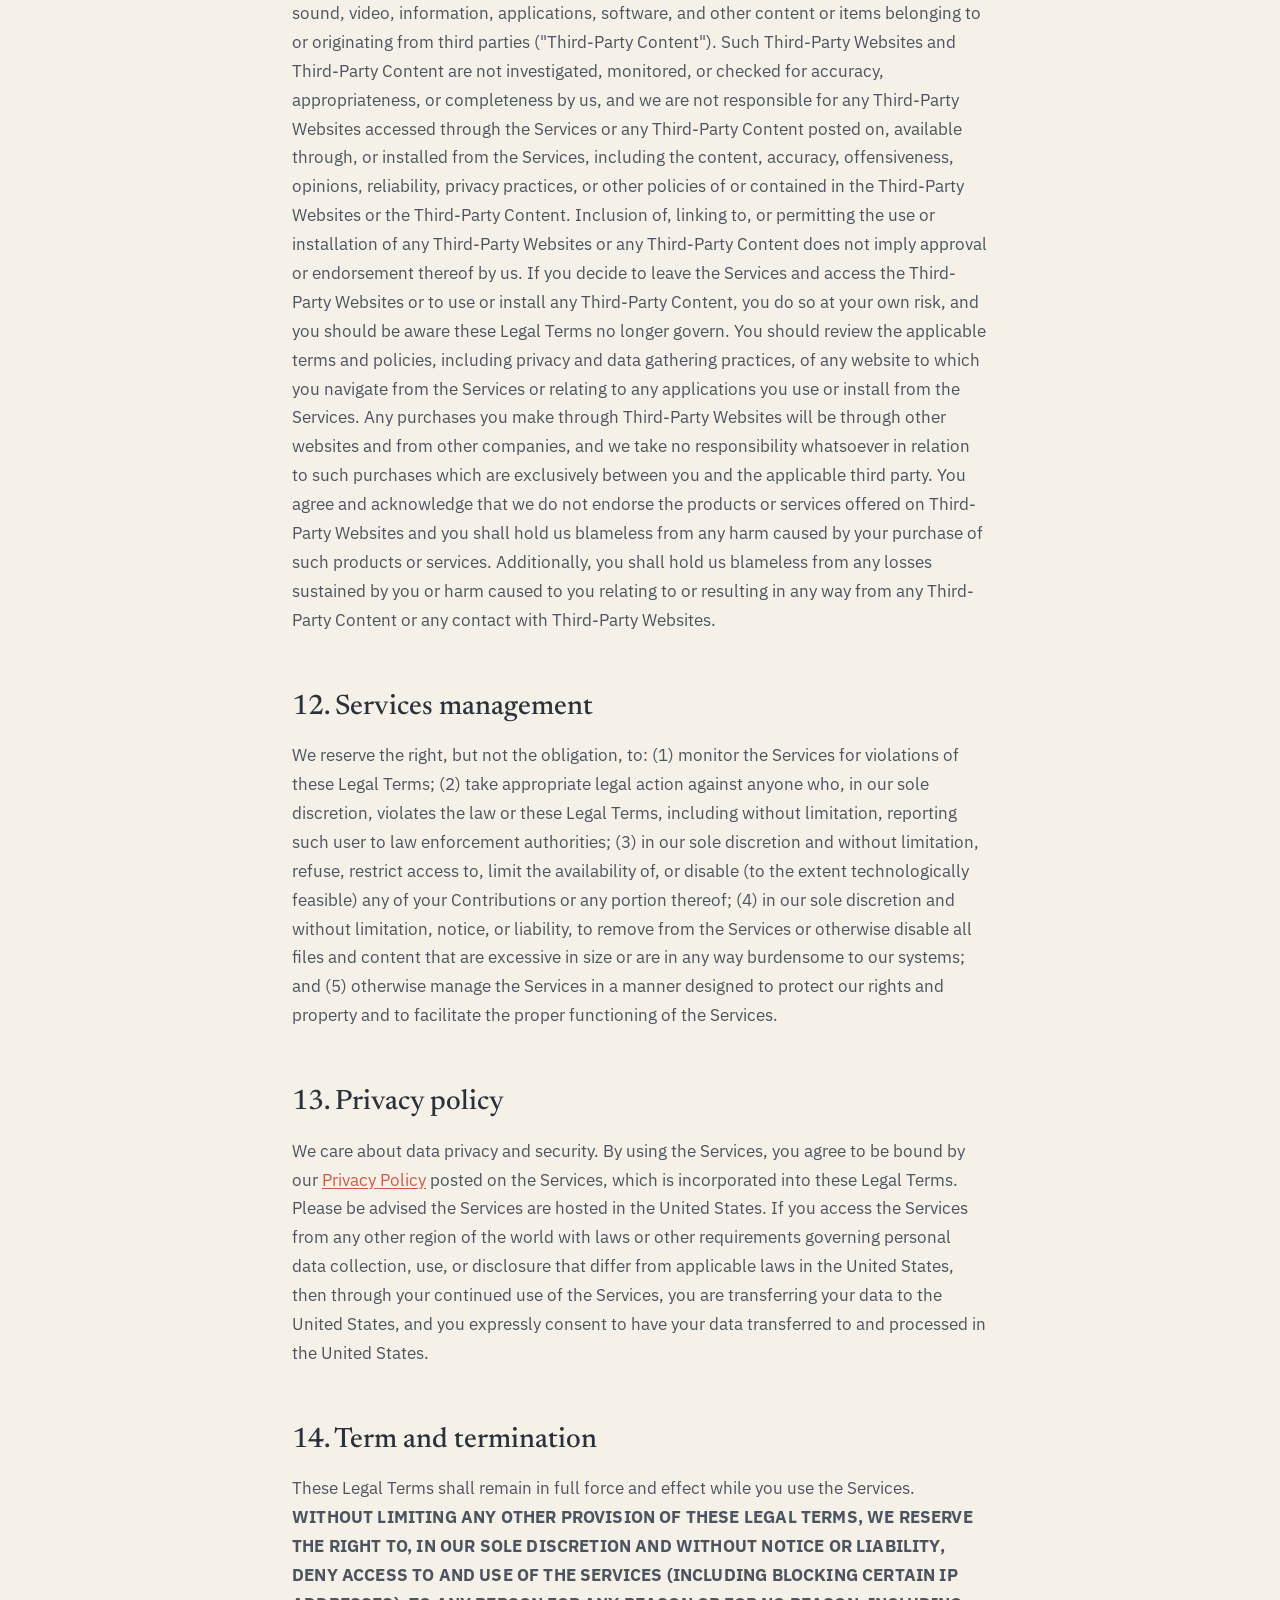
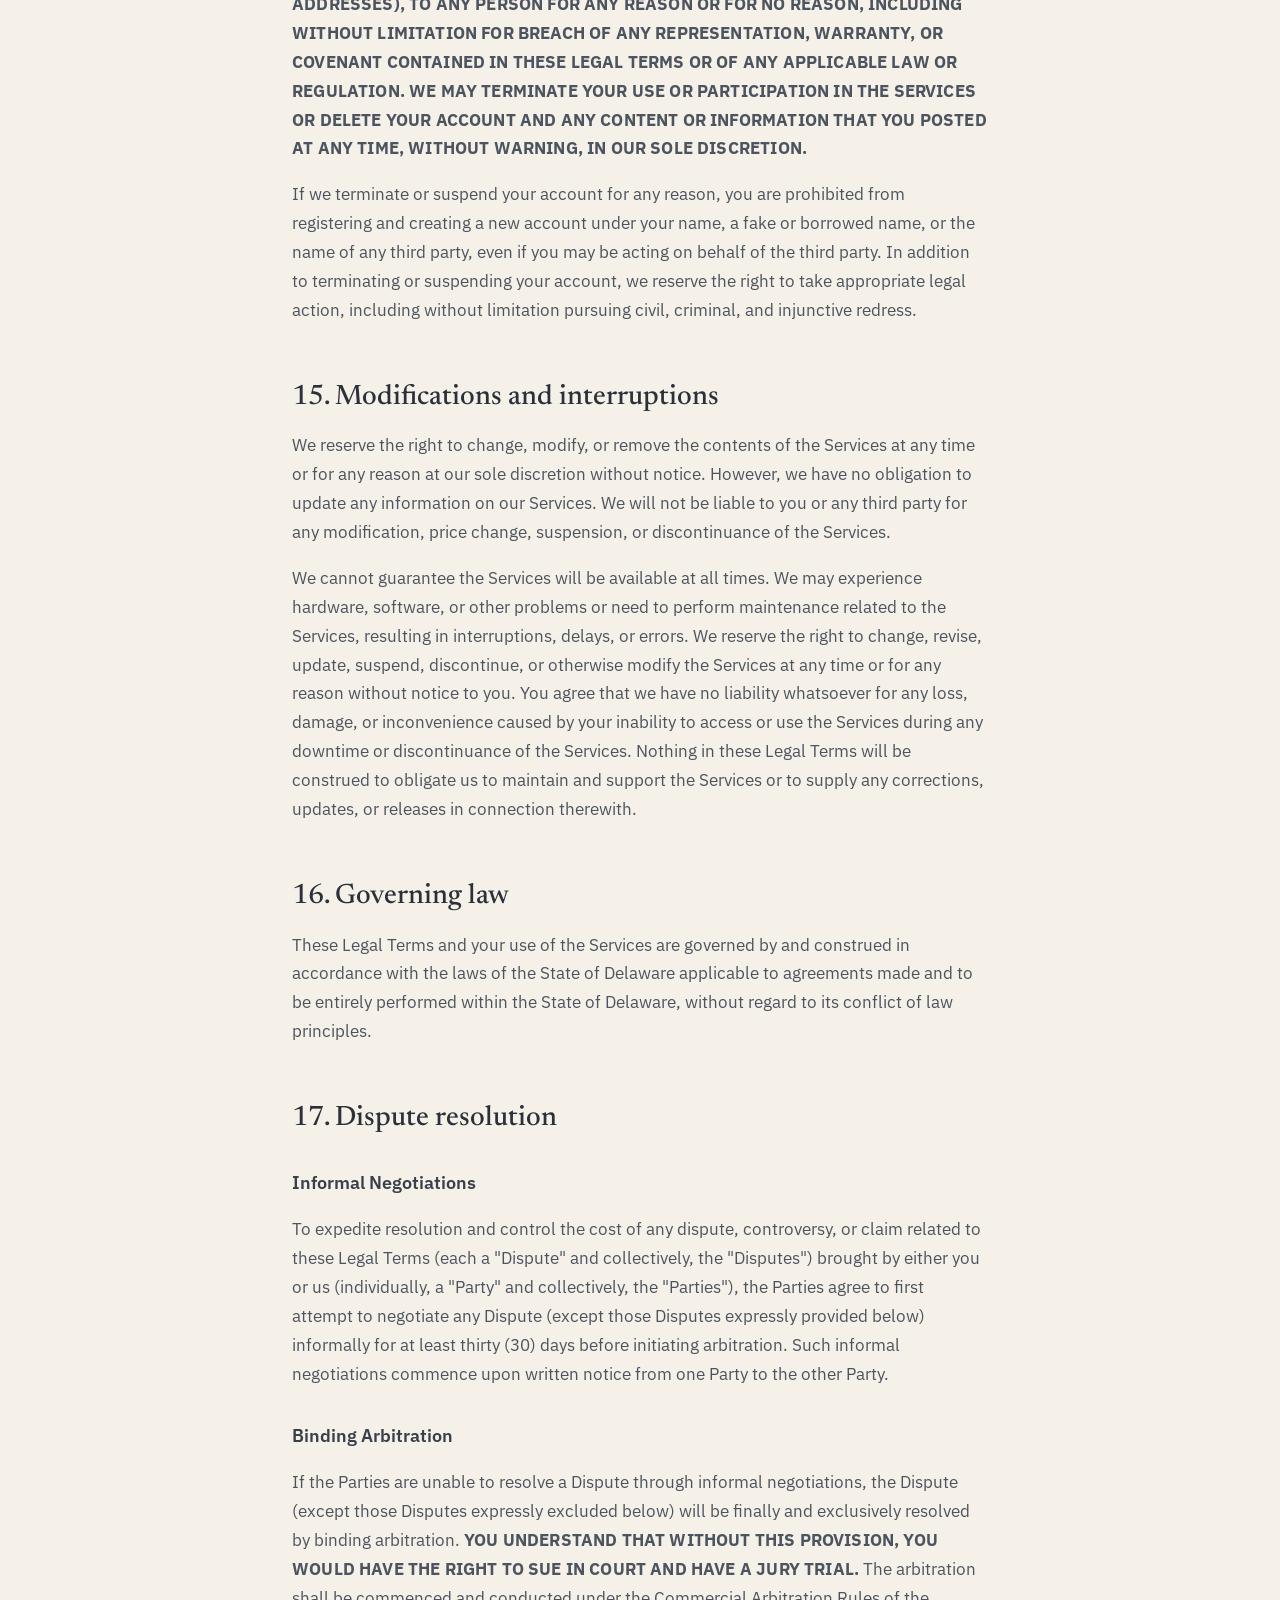
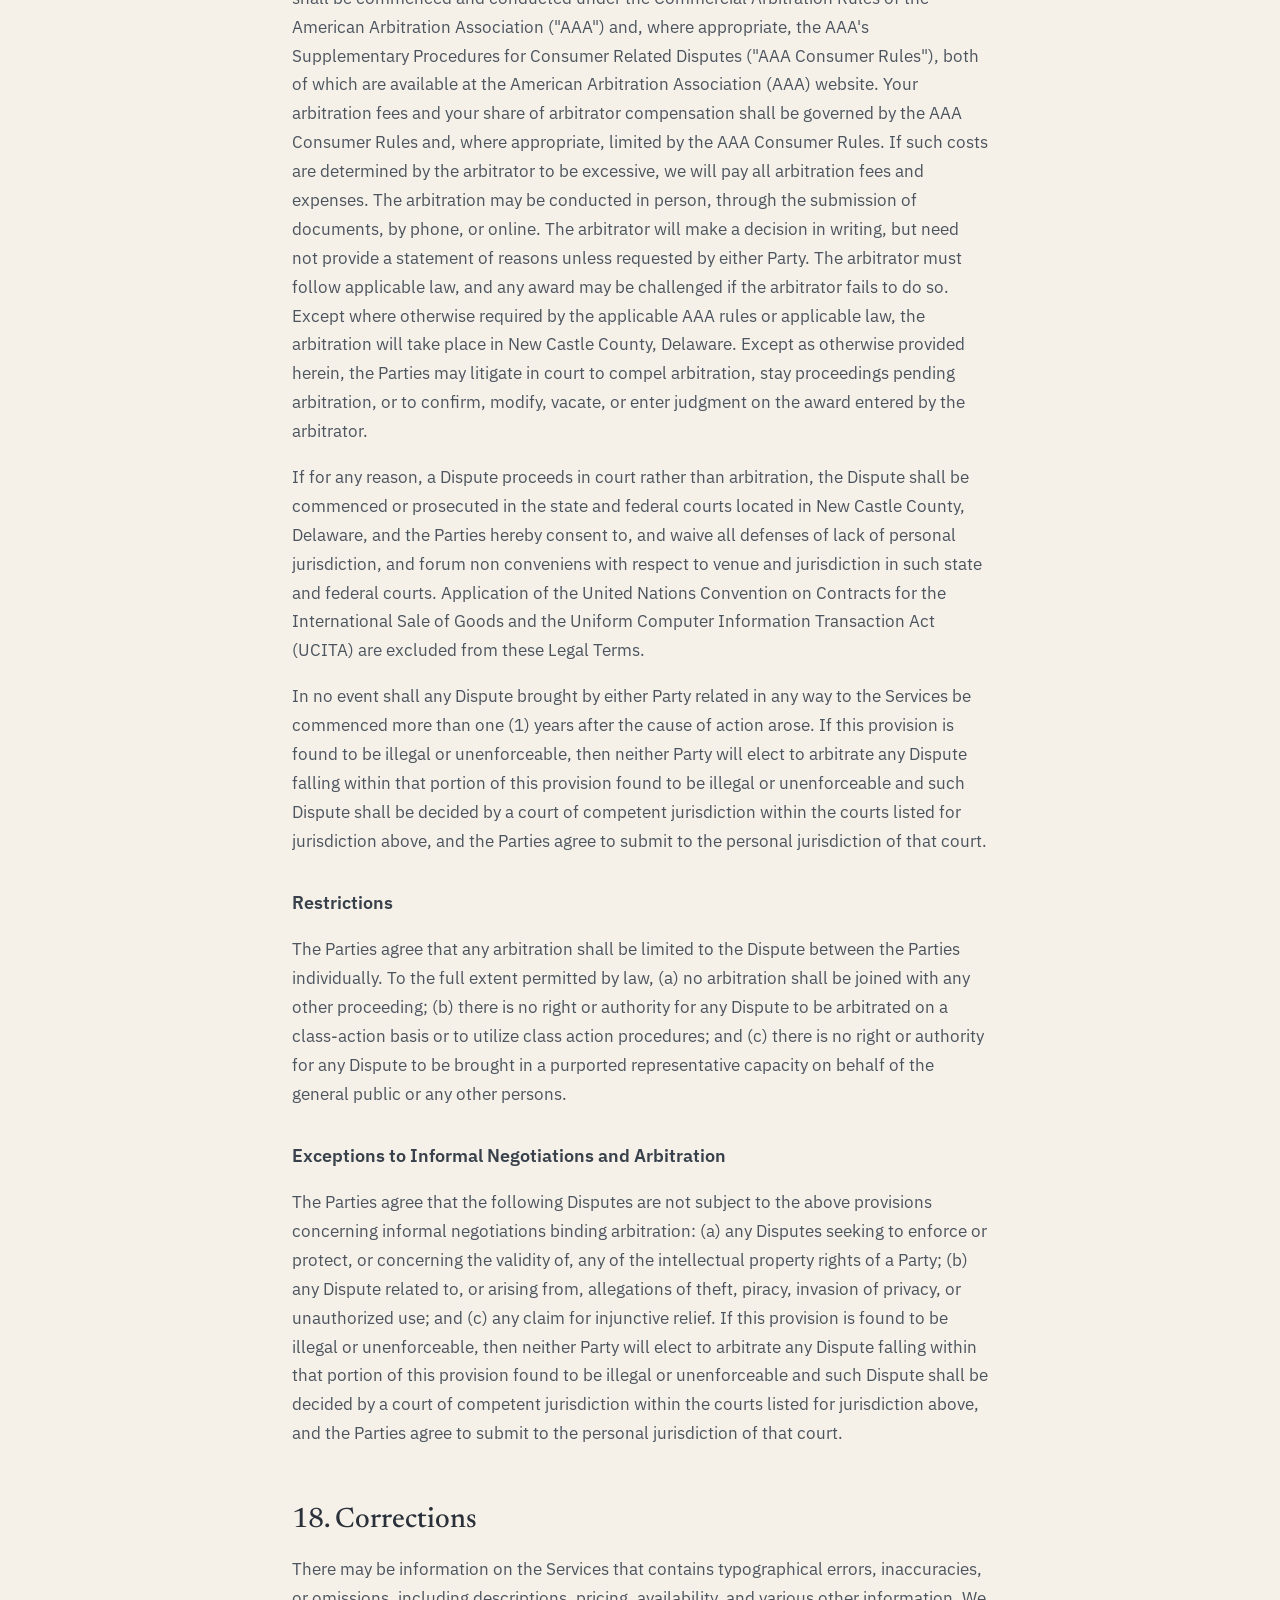
<file: terms/index.html>
<!DOCTYPE html>
<html lang="en">
<head>
<meta charset="UTF-8">
<meta name="viewport" content="width=device-width, initial-scale=1.0">
<meta name="description" content="Lumane Health's Terms of Service govern your access to and use of the Lumane Health platform, including subscriptions, user conduct, and dispute resolution.">
<link rel="icon" type="image/svg+xml" href="/favicon.svg">
<title>Lumane Health Inc. Terms of Service</title>
<link rel="preconnect" href="https://fonts.googleapis.com">
<link rel="preconnect" href="https://fonts.gstatic.com" crossorigin>
<link href="https://fonts.googleapis.com/css2?family=Newsreader:opsz,wght@6..72,300;6..72,400;6..72,500;6..72,600&family=IBM+Plex+Sans:wght@400;500;600;700&family=JetBrains+Mono:wght@400;500&display=swap" rel="stylesheet">
<link rel="stylesheet" href="/styles/site.css">
</head>
<body>
<div class="page">

  <header class="site-header">
    <div class="inner">
      <a href="/" data-nav class="brand"><img src="/assets/logo-full.svg" alt="Lumane"></a>
      <nav data-nav-links>
        <a href="/" data-nav>Home</a>
        <a href="/about.html" data-nav>About</a>
        <a href="/discharge-teams/" data-nav>For discharge teams</a>
      </nav>
      <a href="mailto:team@lumane.health" data-talk class="btn-pill">Let's talk &rarr;</a>
    </div>
  </header>

  <main>
    <article class="legal">
      <div class="eyebrow">Legal</div>
      <h1>Lumane Health, Inc. Terms of Service</h1>
      <p class="updated">Last updated: 27 April 2026</p>

      <h2 id="agreement">Agreement to our legal terms</h2>
      <p>We are Lumane Health, Inc. ("Company," "we," "us," "our"), a company registered in California, United States at 502 Calabria Place, San Jose, CA 95128.</p>
      <p>We operate the website lumane.health (the "Site"), as well as any other related products and services that refer or link to these legal terms (the "Legal Terms") (collectively, the "Services").</p>
      <p>Lumane Health, Inc. is a consumer healthcare platform that helps caregivers and patients manage personal health records across multiple healthcare providers. The Service connects to participating healthcare providers' electronic health record systems through standardized FHIR APIs, with the user's authorization, to consolidate medical information into a single unified view. Users may also manually add health information and upload health-related documents.</p>
      <p>You can contact us by phone at (770) 480-8093, email at <a href="mailto:justin@lumane.health">justin@lumane.health</a>, or by mail to 502 Calabria Place, San Jose, CA 95128, United States.</p>
      <p>These Legal Terms constitute a legally binding agreement made between you, whether personally or on behalf of an entity ("you"), and Lumane Health, Inc., concerning your access to and use of the Services. You agree that by accessing the Services, you have read, understood, and agreed to be bound by all of these Legal Terms. <strong class="caps">IF YOU DO NOT AGREE WITH ALL OF THESE LEGAL TERMS, THEN YOU ARE EXPRESSLY PROHIBITED FROM USING THE SERVICES AND YOU MUST DISCONTINUE USE IMMEDIATELY.</strong></p>
      <p>Supplemental terms and conditions or documents that may be posted on the Services from time to time are hereby expressly incorporated herein by reference. We reserve the right, in our sole discretion, to make changes or modifications to these Legal Terms at any time and for any reason. We will alert you about any changes by updating the "Last updated" date of these Legal Terms, and you waive any right to receive specific notice of each such change. It is your responsibility to periodically review these Legal Terms to stay informed of updates. You will be subject to, and will be deemed to have been made aware of and to have accepted, the changes in any revised Legal Terms by your continued use of the Services after the date such revised Legal Terms are posted.</p>
      <p>The Services are intended for users who are at least 18 years old. Persons under the age of 18 are not permitted to use or register for the Services.</p>
      <p>We recommend that you print a copy of these Legal Terms for your records.</p>

      <nav class="toc" aria-label="Table of contents">
        <h2>Table of Contents</h2>
        <ol>
          <li><a href="#s1">Our services</a></li>
          <li><a href="#s2">Intellectual property rights</a></li>
          <li><a href="#s3">User representations</a></li>
          <li><a href="#s4">User registration</a></li>
          <li><a href="#s5">Purchases and payment</a></li>
          <li><a href="#s6">Subscriptions</a></li>
          <li><a href="#s7">Policy</a></li>
          <li><a href="#s8">Prohibited activities</a></li>
          <li><a href="#s9">User generated contributions</a></li>
          <li><a href="#s10">Contribution license</a></li>
          <li><a href="#s11">Third-party websites and content</a></li>
          <li><a href="#s12">Services management</a></li>
          <li><a href="#s13">Privacy policy</a></li>
          <li><a href="#s14">Term and termination</a></li>
          <li><a href="#s15">Modifications and interruptions</a></li>
          <li><a href="#s16">Governing law</a></li>
          <li><a href="#s17">Dispute resolution</a></li>
          <li><a href="#s18">Corrections</a></li>
          <li><a href="#s19">Disclaimer</a></li>
          <li><a href="#s20">Limitations of liability</a></li>
          <li><a href="#s21">Indemnification</a></li>
          <li><a href="#s22">User data</a></li>
          <li><a href="#s23">Electronic communications, transactions, and signatures</a></li>
          <li><a href="#s24">SMS text messaging</a></li>
          <li><a href="#s25">California users and residents</a></li>
          <li><a href="#s26">Miscellaneous</a></li>
          <li><a href="#s27">Contact us</a></li>
        </ol>
      </nav>

      <h2 id="s1">1. Our services</h2>
      <p>The information provided when using the Services is not intended for distribution to or use by any person or entity in any jurisdiction or country where such distribution or use would be contrary to law or regulation or which would subject us to any registration requirement within such jurisdiction or country. Accordingly, those persons who choose to access the Services from other locations do so on their own initiative and are solely responsible for compliance with local laws, if and to the extent local laws are applicable.</p>
      <p>HIPAA</p>

      <h2 id="s2">2. Intellectual property rights</h2>
      <h3>Our intellectual property</h3>
      <p>We are the owner or the licensee of all intellectual property rights in our Services, including all source code, databases, functionality, software, website designs, audio, video, text, photographs, and graphics in the Services (collectively, the "Content"), as well as the trademarks, service marks, and logos contained therein (the "Marks").</p>
      <p>Our Content and Marks are protected by copyright and trademark laws (and various other intellectual property rights and unfair competition laws) and treaties in the United States and around the world.</p>
      <p>The Content and Marks are provided in or through the Services "AS IS" for your personal, non-commercial use or internal business purpose only.</p>

      <h3>Your use of our Services</h3>
      <p>Subject to your compliance with these Legal Terms, including the "Prohibited activities" section below, we grant you a non-exclusive, non-transferable, revocable license to:</p>
      <ul>
        <li>access the Services; and</li>
        <li>download or print a copy of any portion of the Content to which you have properly gained access,</li>
      </ul>
      <p>solely for your personal, non-commercial use or internal business purpose.</p>
      <p>Except as set out in this section or elsewhere in our Legal Terms, no part of the Services and no Content or Marks may be copied, reproduced, aggregated, republished, uploaded, posted, publicly displayed, encoded, translated, transmitted, distributed, sold, licensed, or otherwise exploited for any commercial purpose whatsoever, without our express prior written permission.</p>
      <p>If you wish to make any use of the Services, Content, or Marks other than as set out in this section or elsewhere in our Legal Terms, please address your request to: <a href="mailto:justin@lumane.health">justin@lumane.health</a>. If we ever grant you the permission to post, reproduce, or publicly display any part of our Services or Content, you must identify us as the owners or licensors of the Services, Content, or Marks and ensure that any copyright or proprietary notice appears or is visible on posting, reproducing, or displaying our Content.</p>
      <p>We reserve all rights not expressly granted to you in and to the Services, Content, and Marks.</p>
      <p>Any breach of these Intellectual Property Rights will constitute a material breach of our Legal Terms and your right to use our Services will terminate immediately.</p>

      <h3>Your submissions</h3>
      <p>Please review this section and the "Prohibited activities" section carefully prior to using our Services to understand the (a) rights you give us and (b) obligations you have when you post or upload any content through the Services.</p>
      <p><strong>Submissions:</strong> By directly sending us any question, comment, suggestion, idea, feedback, or other information about the Services ("Submissions"), you agree to assign to us all intellectual property rights in such Submission. You agree that we shall own this Submission and be entitled to its unrestricted use and dissemination for any lawful purpose, commercial or otherwise, without acknowledgment or compensation to you.</p>
      <p><strong>You are responsible for what you post or upload:</strong> By sending us Submissions through any part of the Services you:</p>
      <ul>
        <li>confirm that you have read and agree with our "Prohibited activities" and will not post, send, publish, upload, or transmit through the Services any Submission that is illegal, harassing, hateful, harmful, defamatory, obscene, bullying, abusive, discriminatory, threatening to any person or group, sexually explicit, false, inaccurate, deceitful, or misleading;</li>
        <li>to the extent permissible by applicable law, waive any and all moral rights to any such Submission;</li>
        <li>warrant that any such Submission are original to you or that you have the necessary rights and licenses to submit such Submissions and that you have full authority to grant us the above-mentioned rights in relation to your Submissions; and</li>
        <li>warrant and represent that your Submissions do not constitute confidential information.</li>
      </ul>
      <p>You are solely responsible for your Submissions and you expressly agree to reimburse us for any and all losses that we may suffer because of your breach of (a) this section, (b) any third party's intellectual property rights, or (c) applicable law.</p>

      <h2 id="s3">3. User representations</h2>
      <p>By using the Services, you represent and warrant that: (1) all registration information you submit will be true, accurate, current, and complete; (2) you will maintain the accuracy of such information and promptly update such registration information as necessary; (3) you have the legal capacity and you agree to comply with these Legal Terms; (4) you are not a minor in the jurisdiction in which you reside; (5) you will not access the Services through automated or non-human means, whether through a bot, script or otherwise; (6) you will not use the Services for any illegal or unauthorized purpose; and (7) your use of the Services will not violate any applicable law or regulation.</p>
      <p>If you provide any information that is untrue, inaccurate, not current, or incomplete, we have the right to suspend or terminate your account and refuse any and all current or future use of the Services (or any portion thereof).</p>

      <h2 id="s4">4. User registration</h2>
      <p>You may be required to register to use the Services. You agree to keep your password confidential and will be responsible for all use of your account and password. We reserve the right to remove, reclaim, or change a username you select if we determine, in our sole discretion, that such username is inappropriate, obscene, or otherwise objectionable.</p>

      <h2 id="s5">5. Purchases and payment</h2>
      <p>We accept the following forms of payment:</p>
      <ul>
        <li>Visa</li>
        <li>Mastercard</li>
        <li>American Express</li>
        <li>Discover</li>
        <li>PayPal</li>
      </ul>
      <p>You agree to provide current, complete, and accurate purchase and account information for all purchases made via the Services. You further agree to promptly update account and payment information, including email address, payment method, and payment card expiration date, so that we can complete your transactions and contact you as needed. Sales tax will be added to the price of purchases as deemed required by us. We may change prices at any time. All payments shall be in US dollars.</p>
      <p>You agree to pay all charges at the prices then in effect for your purchases and any applicable shipping fees, and you authorize us to charge your chosen payment provider for any such amounts upon placing your order. We reserve the right to correct any errors or mistakes in pricing, even if we have already requested or received payment.</p>
      <p>We reserve the right to refuse any order placed through the Services. We may, in our sole discretion, limit or cancel quantities purchased per person, per household, or per order. These restrictions may include orders placed by or under the same customer account, the same payment method, and/or orders that use the same billing or shipping address. We reserve the right to limit or prohibit orders that, in our sole judgment, appear to be placed by dealers, resellers, or distributors.</p>

      <h2 id="s6">6. Subscriptions</h2>
      <h3>Billing and Renewal</h3>
      <p>Your subscription will continue and automatically renew unless canceled. You consent to our charging your payment method on a recurring basis without requiring your prior approval for each recurring charge, until such time as you cancel the applicable order. The length of your billing cycle will depend on the type of subscription plan you choose when you subscribed to the Services.</p>
      <h3>Free Trial</h3>
      <p>We offer a 30-day free trial to new users who register with the Services. The account will be charged according to the user's chosen subscription at the end of the free trial.</p>
      <h3>Cancellation</h3>
      <p>You can cancel your subscription at any time by logging into your account. Your cancellation will take effect at the end of the current paid term. If you have any questions or are unsatisfied with our Services, please email us at <a href="mailto:justin@lumane.health">justin@lumane.health</a>.</p>
      <h3>Fee Changes</h3>
      <p>We may, from time to time, make changes to the subscription fee and will communicate any price changes to you in accordance with applicable law.</p>

      <h2 id="s7">7. Policy</h2>
      <p>All sales are final and no refund will be issued.</p>

      <h2 id="s8">8. Prohibited activities</h2>
      <p>You may not access or use the Services for any purpose other than that for which we make the Services available. The Services may not be used in connection with any commercial endeavors except those that are specifically endorsed or approved by us.</p>
      <p>As a user of the Services, you agree not to:</p>
      <ul>
        <li>Systematically retrieve data or other content from the Services to create or compile, directly or indirectly, a collection, compilation, database, or directory without written permission from us.</li>
        <li>Trick, defraud, or mislead us and other users, especially in any attempt to learn sensitive account information such as user passwords.</li>
        <li>Circumvent, disable, or otherwise interfere with security-related features of the Services, including features that prevent or restrict the use or copying of any Content or enforce limitations on the use of the Services and/or the Content contained therein.</li>
        <li>Disparage, tarnish, or otherwise harm, in our opinion, us and/or the Services.</li>
        <li>Use any information obtained from the Services in order to harass, abuse, or harm another person.</li>
        <li>Make improper use of our support services or submit false reports of abuse or misconduct.</li>
        <li>Use the Services in a manner inconsistent with any applicable laws or regulations.</li>
        <li>Engage in unauthorized framing of or linking to the Services.</li>
        <li>Upload or transmit (or attempt to upload or to transmit) viruses, Trojan horses, or other material, including excessive use of capital letters and spamming (continuous posting of repetitive text), that interferes with any party's uninterrupted use and enjoyment of the Services or modifies, impairs, disrupts, alters, or interferes with the use, features, functions, operation, or maintenance of the Services.</li>
        <li>Engage in any automated use of the system, such as using scripts to send comments or messages, or using any data mining, robots, or similar data gathering and extraction tools.</li>
        <li>Delete the copyright or other proprietary rights notice from any Content.</li>
        <li>Attempt to impersonate another user or person or use the username of another user.</li>
        <li>Upload or transmit (or attempt to upload or to transmit) any material that acts as a passive or active information collection or transmission mechanism, including without limitation, clear graphics interchange formats ("gifs"), 1&times;1 pixels, web bugs, cookies, or other similar devices (sometimes referred to as "spyware" or "passive collection mechanisms" or "pcms").</li>
        <li>Interfere with, disrupt, or create an undue burden on the Services or the networks or services connected to the Services.</li>
        <li>Harass, annoy, intimidate, or threaten any of our employees or agents engaged in providing any portion of the Services to you.</li>
        <li>Attempt to bypass any measures of the Services designed to prevent or restrict access to the Services, or any portion of the Services.</li>
        <li>Copy or adapt the Services' software, including but not limited to Flash, PHP, HTML, JavaScript, or other code.</li>
        <li>Except as permitted by applicable law, decipher, decompile, disassemble, or reverse engineer any of the software comprising or in any way making up a part of the Services.</li>
        <li>Except as may be the result of standard search engine or Internet browser usage, use, launch, develop, or distribute any automated system, including without limitation, any spider, robot, cheat utility, scraper, or offline reader that accesses the Services, or use or launch any unauthorized script or other software.</li>
        <li>Use a buying agent or purchasing agent to make purchases on the Services.</li>
        <li>Make any unauthorized use of the Services, including collecting usernames and/or email addresses of users by electronic or other means for the purpose of sending unsolicited email, or creating user accounts by automated means or under false pretenses.</li>
        <li>Use the Services as part of any effort to compete with us or otherwise use the Services and/or the Content for any revenue-generating endeavor or commercial enterprise.</li>
      </ul>

      <h2 id="s9">9. User generated contributions</h2>
      <p>The Services does not offer users to submit or post content. We may provide you with the opportunity to create, submit, post, display, transmit, perform, publish, distribute, or broadcast content and materials to us or on the Services, including but not limited to text, writings, video, audio, photographs, graphics, comments, suggestions, or personal information or other material (collectively, "Contributions"). Contributions may be viewable by other users of the Services and through third-party websites. When you create or make available any Contributions, you thereby represent and warrant that:</p>
      <ul>
        <li>The creation, distribution, transmission, public display, or performance, and the accessing, downloading, or copying of your Contributions do not and will not infringe the proprietary rights, including but not limited to the copyright, patent, trademark, trade secret, or moral rights of any third party.</li>
        <li>You are the creator and owner of or have the necessary licenses, rights, consents, releases, and permissions to use and to authorize us, the Services, and other users of the Services to use your Contributions in any manner contemplated by the Services and these Legal Terms.</li>
        <li>You have the written consent, release, and/or permission of each and every identifiable individual person in your Contributions to use the name or likeness of each and every such identifiable individual person to enable inclusion and use of your Contributions in any manner contemplated by the Services and these Legal Terms.</li>
        <li>Your Contributions are not false, inaccurate, or misleading.</li>
        <li>Your Contributions are not unsolicited or unauthorized advertising, promotional materials, pyramid schemes, chain letters, spam, mass mailings, or other forms of solicitation.</li>
        <li>Your Contributions are not obscene, lewd, lascivious, filthy, violent, harassing, libelous, slanderous, or otherwise objectionable (as determined by us).</li>
        <li>Your Contributions do not ridicule, mock, disparage, intimidate, or abuse anyone.</li>
        <li>Your Contributions are not used to harass or threaten (in the legal sense of those terms) any other person and to promote violence against a specific person or class of people.</li>
        <li>Your Contributions do not violate any applicable law, regulation, or rule.</li>
        <li>Your Contributions do not violate the privacy or publicity rights of any third party.</li>
        <li>Your Contributions do not violate any applicable law concerning child pornography, or otherwise intended to protect the health or well-being of minors.</li>
        <li>Your Contributions do not include any offensive comments that are connected to race, national origin, gender, sexual preference, or physical handicap.</li>
        <li>Your Contributions do not otherwise violate, or link to material that violates, any provision of these Legal Terms, or any applicable law or regulation.</li>
      </ul>
      <p>Any use of the Services in violation of the foregoing violates these Legal Terms and may result in, among other things, termination or suspension of your rights to use the Services.</p>

      <h2 id="s10">10. Contribution license</h2>
      <p>You and Services agree that we may access, store, process, and use any information and personal data that you provide and your choices (including settings).</p>
      <p>By submitting suggestions or other feedback regarding the Services, you agree that we can use and share such feedback for any purpose without compensation to you.</p>
      <p>We do not assert any ownership over your Contributions. You retain full ownership of all of your Contributions and any intellectual property rights or other proprietary rights associated with your Contributions. We are not liable for any statements or representations in your Contributions provided by you in any area on the Services. You are solely responsible for your Contributions to the Services and you expressly agree to exonerate us from any and all responsibility and to refrain from any legal action against us regarding your Contributions.</p>

      <h2 id="s11">11. Third-party websites and content</h2>
      <p>The Services may contain (or you may be sent via the Site) links to other websites ("Third-Party Websites") as well as articles, photographs, text, graphics, pictures, designs, music, sound, video, information, applications, software, and other content or items belonging to or originating from third parties ("Third-Party Content"). Such Third-Party Websites and Third-Party Content are not investigated, monitored, or checked for accuracy, appropriateness, or completeness by us, and we are not responsible for any Third-Party Websites accessed through the Services or any Third-Party Content posted on, available through, or installed from the Services, including the content, accuracy, offensiveness, opinions, reliability, privacy practices, or other policies of or contained in the Third-Party Websites or the Third-Party Content. Inclusion of, linking to, or permitting the use or installation of any Third-Party Websites or any Third-Party Content does not imply approval or endorsement thereof by us. If you decide to leave the Services and access the Third-Party Websites or to use or install any Third-Party Content, you do so at your own risk, and you should be aware these Legal Terms no longer govern. You should review the applicable terms and policies, including privacy and data gathering practices, of any website to which you navigate from the Services or relating to any applications you use or install from the Services. Any purchases you make through Third-Party Websites will be through other websites and from other companies, and we take no responsibility whatsoever in relation to such purchases which are exclusively between you and the applicable third party. You agree and acknowledge that we do not endorse the products or services offered on Third-Party Websites and you shall hold us blameless from any harm caused by your purchase of such products or services. Additionally, you shall hold us blameless from any losses sustained by you or harm caused to you relating to or resulting in any way from any Third-Party Content or any contact with Third-Party Websites.</p>

      <h2 id="s12">12. Services management</h2>
      <p>We reserve the right, but not the obligation, to: (1) monitor the Services for violations of these Legal Terms; (2) take appropriate legal action against anyone who, in our sole discretion, violates the law or these Legal Terms, including without limitation, reporting such user to law enforcement authorities; (3) in our sole discretion and without limitation, refuse, restrict access to, limit the availability of, or disable (to the extent technologically feasible) any of your Contributions or any portion thereof; (4) in our sole discretion and without limitation, notice, or liability, to remove from the Services or otherwise disable all files and content that are excessive in size or are in any way burdensome to our systems; and (5) otherwise manage the Services in a manner designed to protect our rights and property and to facilitate the proper functioning of the Services.</p>

      <h2 id="s13">13. Privacy policy</h2>
      <p>We care about data privacy and security. By using the Services, you agree to be bound by our <a href="/privacy">Privacy Policy</a> posted on the Services, which is incorporated into these Legal Terms. Please be advised the Services are hosted in the United States. If you access the Services from any other region of the world with laws or other requirements governing personal data collection, use, or disclosure that differ from applicable laws in the United States, then through your continued use of the Services, you are transferring your data to the United States, and you expressly consent to have your data transferred to and processed in the United States.</p>

      <h2 id="s14">14. Term and termination</h2>
      <p>These Legal Terms shall remain in full force and effect while you use the Services. <strong class="caps">WITHOUT LIMITING ANY OTHER PROVISION OF THESE LEGAL TERMS, WE RESERVE THE RIGHT TO, IN OUR SOLE DISCRETION AND WITHOUT NOTICE OR LIABILITY, DENY ACCESS TO AND USE OF THE SERVICES (INCLUDING BLOCKING CERTAIN IP ADDRESSES), TO ANY PERSON FOR ANY REASON OR FOR NO REASON, INCLUDING WITHOUT LIMITATION FOR BREACH OF ANY REPRESENTATION, WARRANTY, OR COVENANT CONTAINED IN THESE LEGAL TERMS OR OF ANY APPLICABLE LAW OR REGULATION. WE MAY TERMINATE YOUR USE OR PARTICIPATION IN THE SERVICES OR DELETE YOUR ACCOUNT AND ANY CONTENT OR INFORMATION THAT YOU POSTED AT ANY TIME, WITHOUT WARNING, IN OUR SOLE DISCRETION.</strong></p>
      <p>If we terminate or suspend your account for any reason, you are prohibited from registering and creating a new account under your name, a fake or borrowed name, or the name of any third party, even if you may be acting on behalf of the third party. In addition to terminating or suspending your account, we reserve the right to take appropriate legal action, including without limitation pursuing civil, criminal, and injunctive redress.</p>

      <h2 id="s15">15. Modifications and interruptions</h2>
      <p>We reserve the right to change, modify, or remove the contents of the Services at any time or for any reason at our sole discretion without notice. However, we have no obligation to update any information on our Services. We will not be liable to you or any third party for any modification, price change, suspension, or discontinuance of the Services.</p>
      <p>We cannot guarantee the Services will be available at all times. We may experience hardware, software, or other problems or need to perform maintenance related to the Services, resulting in interruptions, delays, or errors. We reserve the right to change, revise, update, suspend, discontinue, or otherwise modify the Services at any time or for any reason without notice to you. You agree that we have no liability whatsoever for any loss, damage, or inconvenience caused by your inability to access or use the Services during any downtime or discontinuance of the Services. Nothing in these Legal Terms will be construed to obligate us to maintain and support the Services or to supply any corrections, updates, or releases in connection therewith.</p>

      <h2 id="s16">16. Governing law</h2>
      <p>These Legal Terms and your use of the Services are governed by and construed in accordance with the laws of the State of Delaware applicable to agreements made and to be entirely performed within the State of Delaware, without regard to its conflict of law principles.</p>

      <h2 id="s17">17. Dispute resolution</h2>
      <h3>Informal Negotiations</h3>
      <p>To expedite resolution and control the cost of any dispute, controversy, or claim related to these Legal Terms (each a "Dispute" and collectively, the "Disputes") brought by either you or us (individually, a "Party" and collectively, the "Parties"), the Parties agree to first attempt to negotiate any Dispute (except those Disputes expressly provided below) informally for at least thirty (30) days before initiating arbitration. Such informal negotiations commence upon written notice from one Party to the other Party.</p>
      <h3>Binding Arbitration</h3>
      <p>If the Parties are unable to resolve a Dispute through informal negotiations, the Dispute (except those Disputes expressly excluded below) will be finally and exclusively resolved by binding arbitration. <strong class="caps">YOU UNDERSTAND THAT WITHOUT THIS PROVISION, YOU WOULD HAVE THE RIGHT TO SUE IN COURT AND HAVE A JURY TRIAL.</strong> The arbitration shall be commenced and conducted under the Commercial Arbitration Rules of the American Arbitration Association ("AAA") and, where appropriate, the AAA's Supplementary Procedures for Consumer Related Disputes ("AAA Consumer Rules"), both of which are available at the American Arbitration Association (AAA) website. Your arbitration fees and your share of arbitrator compensation shall be governed by the AAA Consumer Rules and, where appropriate, limited by the AAA Consumer Rules. If such costs are determined by the arbitrator to be excessive, we will pay all arbitration fees and expenses. The arbitration may be conducted in person, through the submission of documents, by phone, or online. The arbitrator will make a decision in writing, but need not provide a statement of reasons unless requested by either Party. The arbitrator must follow applicable law, and any award may be challenged if the arbitrator fails to do so. Except where otherwise required by the applicable AAA rules or applicable law, the arbitration will take place in New Castle County, Delaware. Except as otherwise provided herein, the Parties may litigate in court to compel arbitration, stay proceedings pending arbitration, or to confirm, modify, vacate, or enter judgment on the award entered by the arbitrator.</p>
      <p>If for any reason, a Dispute proceeds in court rather than arbitration, the Dispute shall be commenced or prosecuted in the state and federal courts located in New Castle County, Delaware, and the Parties hereby consent to, and waive all defenses of lack of personal jurisdiction, and forum non conveniens with respect to venue and jurisdiction in such state and federal courts. Application of the United Nations Convention on Contracts for the International Sale of Goods and the Uniform Computer Information Transaction Act (UCITA) are excluded from these Legal Terms.</p>
      <p>In no event shall any Dispute brought by either Party related in any way to the Services be commenced more than one (1) years after the cause of action arose. If this provision is found to be illegal or unenforceable, then neither Party will elect to arbitrate any Dispute falling within that portion of this provision found to be illegal or unenforceable and such Dispute shall be decided by a court of competent jurisdiction within the courts listed for jurisdiction above, and the Parties agree to submit to the personal jurisdiction of that court.</p>
      <h3>Restrictions</h3>
      <p>The Parties agree that any arbitration shall be limited to the Dispute between the Parties individually. To the full extent permitted by law, (a) no arbitration shall be joined with any other proceeding; (b) there is no right or authority for any Dispute to be arbitrated on a class-action basis or to utilize class action procedures; and (c) there is no right or authority for any Dispute to be brought in a purported representative capacity on behalf of the general public or any other persons.</p>
      <h3>Exceptions to Informal Negotiations and Arbitration</h3>
      <p>The Parties agree that the following Disputes are not subject to the above provisions concerning informal negotiations binding arbitration: (a) any Disputes seeking to enforce or protect, or concerning the validity of, any of the intellectual property rights of a Party; (b) any Dispute related to, or arising from, allegations of theft, piracy, invasion of privacy, or unauthorized use; and (c) any claim for injunctive relief. If this provision is found to be illegal or unenforceable, then neither Party will elect to arbitrate any Dispute falling within that portion of this provision found to be illegal or unenforceable and such Dispute shall be decided by a court of competent jurisdiction within the courts listed for jurisdiction above, and the Parties agree to submit to the personal jurisdiction of that court.</p>

      <h2 id="s18">18. Corrections</h2>
      <p>There may be information on the Services that contains typographical errors, inaccuracies, or omissions, including descriptions, pricing, availability, and various other information. We reserve the right to correct any errors, inaccuracies, or omissions and to change or update the information on the Services at any time, without prior notice.</p>

      <h2 id="s19">19. Disclaimer</h2>
      <p class="caps"><strong>THE SERVICES ARE PROVIDED ON AN AS-IS AND AS-AVAILABLE BASIS. YOU AGREE THAT YOUR USE OF THE SERVICES WILL BE AT YOUR SOLE RISK. TO THE FULLEST EXTENT PERMITTED BY LAW, WE DISCLAIM ALL WARRANTIES, EXPRESS OR IMPLIED, IN CONNECTION WITH THE SERVICES AND YOUR USE THEREOF, INCLUDING, WITHOUT LIMITATION, THE IMPLIED WARRANTIES OF MERCHANTABILITY, FITNESS FOR A PARTICULAR PURPOSE, AND NON-INFRINGEMENT. WE MAKE NO WARRANTIES OR REPRESENTATIONS ABOUT THE ACCURACY OR COMPLETENESS OF THE SERVICES' CONTENT OR THE CONTENT OF ANY WEBSITES OR MOBILE APPLICATIONS LINKED TO THE SERVICES AND WE WILL ASSUME NO LIABILITY OR RESPONSIBILITY FOR ANY (1) ERRORS, MISTAKES, OR INACCURACIES OF CONTENT AND MATERIALS, (2) PERSONAL INJURY OR PROPERTY DAMAGE, OF ANY NATURE WHATSOEVER, RESULTING FROM YOUR ACCESS TO AND USE OF THE SERVICES, (3) ANY UNAUTHORIZED ACCESS TO OR USE OF OUR SECURE SERVERS AND/OR ANY AND ALL PERSONAL INFORMATION AND/OR FINANCIAL INFORMATION STORED THEREIN, (4) ANY INTERRUPTION OR CESSATION OF TRANSMISSION TO OR FROM THE SERVICES, (5) ANY BUGS, VIRUSES, TROJAN HORSES, OR THE LIKE WHICH MAY BE TRANSMITTED TO OR THROUGH THE SERVICES BY ANY THIRD PARTY, AND/OR (6) ANY ERRORS OR OMISSIONS IN ANY CONTENT AND MATERIALS OR FOR ANY LOSS OR DAMAGE OF ANY KIND INCURRED AS A RESULT OF THE USE OF ANY CONTENT POSTED, TRANSMITTED, OR OTHERWISE MADE AVAILABLE VIA THE SERVICES. WE DO NOT WARRANT, ENDORSE, GUARANTEE, OR ASSUME RESPONSIBILITY FOR ANY PRODUCT OR SERVICE ADVERTISED OR OFFERED BY A THIRD PARTY THROUGH THE SERVICES, ANY HYPERLINKED WEBSITE, OR ANY WEBSITE OR MOBILE APPLICATION FEATURED IN ANY BANNER OR OTHER ADVERTISING, AND WE WILL NOT BE A PARTY TO OR IN ANY WAY BE RESPONSIBLE FOR MONITORING ANY TRANSACTION BETWEEN YOU AND ANY THIRD-PARTY PROVIDERS OF PRODUCTS OR SERVICES. AS WITH THE PURCHASE OF A PRODUCT OR SERVICE THROUGH ANY MEDIUM OR IN ANY ENVIRONMENT, YOU SHOULD USE YOUR BEST JUDGMENT AND EXERCISE CAUTION WHERE APPROPRIATE.</strong></p>

      <h2 id="s20">20. Limitations of liability</h2>
      <p class="caps"><strong>IN NO EVENT WILL WE OR OUR DIRECTORS, EMPLOYEES, OR AGENTS BE LIABLE TO YOU OR ANY THIRD PARTY FOR ANY DIRECT, INDIRECT, CONSEQUENTIAL, EXEMPLARY, INCIDENTAL, SPECIAL, OR PUNITIVE DAMAGES, INCLUDING LOST PROFIT, LOST REVENUE, LOSS OF DATA, OR OTHER DAMAGES ARISING FROM YOUR USE OF THE SERVICES, EVEN IF WE HAVE BEEN ADVISED OF THE POSSIBILITY OF SUCH DAMAGES. NOTWITHSTANDING ANYTHING TO THE CONTRARY CONTAINED HEREIN, OUR LIABILITY TO YOU FOR ANY CAUSE WHATSOEVER AND REGARDLESS OF THE FORM OF THE ACTION, WILL AT ALL TIMES BE LIMITED TO THE LESSER OF THE AMOUNT PAID, IF ANY, BY YOU TO US DURING THE SIX (6) MONTH PERIOD PRIOR TO ANY CAUSE OF ACTION ARISING OR $10,000.00 USD. CERTAIN US STATE LAWS AND INTERNATIONAL LAWS DO NOT ALLOW LIMITATIONS ON IMPLIED WARRANTIES OR THE EXCLUSION OR LIMITATION OF CERTAIN DAMAGES. IF THESE LAWS APPLY TO YOU, SOME OR ALL OF THE ABOVE DISCLAIMERS OR LIMITATIONS MAY NOT APPLY TO YOU, AND YOU MAY HAVE ADDITIONAL RIGHTS.</strong></p>

      <h2 id="s21">21. Indemnification</h2>
      <p>You agree to defend, indemnify, and hold us harmless, including our subsidiaries, affiliates, and all of our respective officers, agents, partners, and employees, from and against any loss, damage, liability, claim, or demand, including reasonable attorneys' fees and expenses, made by any third party due to or arising out of: (1) use of the Services; (2) breach of these Legal Terms; (3) any breach of your representations and warranties set forth in these Legal Terms; (4) your violation of the rights of a third party, including but not limited to intellectual property rights; or (5) any overt harmful act toward any other user of the Services with whom you connected via the Services. Notwithstanding the foregoing, we reserve the right, at your expense, to assume the exclusive defense and control of any matter for which you are required to indemnify us, and you agree to cooperate, at your expense, with our defense of such claims. We will use reasonable efforts to notify you of any such claim, action, or proceeding which is subject to this indemnification upon becoming aware of it.</p>

      <h2 id="s22">22. User data</h2>
      <p>We will maintain certain data that you transmit to the Services for the purpose of managing the performance of the Services, as well as data relating to your use of the Services. Although we perform regular routine backups of data, you are solely responsible for all data that you transmit or that relates to any activity you have undertaken using the Services. You agree that we shall have no liability to you for any loss or corruption of any such data, and you hereby waive any right of action against us arising from any such loss or corruption of such data.</p>

      <h2 id="s23">23. Electronic communications, transactions, and signatures</h2>
      <p>Visiting the Services, sending us emails, and completing online forms constitute electronic communications. You consent to receive electronic communications, and you agree that all agreements, notices, disclosures, and other communications we provide to you electronically, via email and on the Services, satisfy any legal requirement that such communication be in writing. <strong class="caps">YOU HEREBY AGREE TO THE USE OF ELECTRONIC SIGNATURES, CONTRACTS, ORDERS, AND OTHER RECORDS, AND TO ELECTRONIC DELIVERY OF NOTICES, POLICIES, AND RECORDS OF TRANSACTIONS INITIATED OR COMPLETED BY US OR VIA THE SERVICES.</strong> You hereby waive any rights or requirements under any statutes, regulations, rules, ordinances, or other laws in any jurisdiction which require an original signature or delivery or retention of non-electronic records, or to payments or the granting of credits by any means other than electronic means.</p>

      <h2 id="s24">24. SMS text messaging</h2>
      <h3>Program Description</h3>
      <p>By opting into any text messaging program, you expressly consent to receive text messages (SMS) to your mobile number. Text messages may include: account alerts.</p>
      <h3>Opting Out</h3>
      <p>If at any time you wish to stop receiving SMS messages from us, simply reply to the text with "STOP." You may receive an SMS message confirming your opt out. After this, you will no longer receive SMS messages from us. If you want to join again, please sign up as you did the first time and we will start sending SMS messages to you again.</p>
      <h3>Message and Data Rates</h3>
      <p>Please be aware that message and data rates may apply to any SMS messages sent or received. The rates are determined by your carrier and the specifics of your mobile plan. Carriers are not liable for delayed or undelivered messages. If you have any questions about your text plan or data plan, contact your wireless provider.</p>
      <h3>Support</h3>
      <p>If you have any questions or need assistance regarding our SMS communications, please reply with the keyword HELP. You can also email us at <a href="mailto:justin@lumane.health">justin@lumane.health</a> or call at (770) 480-8093.</p>

      <h2 id="s25">25. California users and residents</h2>
      <p>If any complaint with us is not satisfactorily resolved, you can contact the Complaint Assistance Unit of the Division of Consumer Services of the California Department of Consumer Affairs in writing at 1625 North Market Blvd., Suite N 112, Sacramento, California 95834 or by telephone at (800) 952-5210 or (916) 445-1254.</p>

      <h2 id="s26">26. Miscellaneous</h2>
      <p>These Legal Terms and any policies or operating rules posted by us on the Services or in respect to the Services constitute the entire agreement and understanding between you and us. Our failure to exercise or enforce any right or provision of these Legal Terms shall not operate as a waiver of such right or provision. These Legal Terms operate to the fullest extent permissible by law. We may assign any or all of our rights and obligations to others at any time. We shall not be responsible or liable for any loss, damage, delay, or failure to act caused by any cause beyond our reasonable control. If any provision or part of a provision of these Legal Terms is determined to be unlawful, void, or unenforceable, that provision or part of the provision is deemed severable from these Legal Terms and does not affect the validity and enforceability of any remaining provisions. There is no joint venture, partnership, employment or agency relationship created between you and us as a result of these Legal Terms or use of the Services. You agree that these Legal Terms will not be construed against us by virtue of having drafted them. You hereby waive any and all defenses you may have based on the electronic form of these Legal Terms and the lack of signing by the parties hereto to execute these Legal Terms.</p>

      <h2 id="s27">27. Contact us</h2>
      <p>In order to resolve a complaint regarding the Services or to receive further information regarding use of the Services, please contact us at:</p>
      <p>
        Lumane Health, Inc.<br>
        502 Calabria Place<br>
        San Jose, CA 95128<br>
        United States<br>
        Phone: (770) 480-8093<br>
        <a href="mailto:justin@lumane.health">justin@lumane.health</a>
      </p>

      <div class="contact-block">
        Questions? Contact <a href="mailto:justin@lumane.health">justin@lumane.health</a> &middot; <a href="https://app.lumane.health">Return to app.lumane.health</a>
      </div>
    </article>
  </main>

  <footer class="site-footer">
    <div class="inner">
      <div class="footer-grid">
        <div class="brand">
          <img src="/assets/logo-full.svg" alt="Lumane">
          <p class="tagline">The care transitions platform for post-acute care.</p>
        </div>
        <div>
          <h3>Company</h3>
          <div class="links">
            <a href="/" data-nav>Home</a>
            <a href="/about.html" data-nav>About us</a>
            <a href="/discharge-teams/" data-nav>For discharge teams</a>
            <a href="mailto:team@lumane.health" data-talk>Let's talk</a>
          </div>
        </div>
        <div>
          <h3>Contact</h3>
          <div class="links">
            <a href="mailto:team@lumane.health">team@lumane.health</a>
          </div>
        </div>
        <div>
          <h3>Policies</h3>
          <div class="links">
            <a href="/privacy/">Privacy policy</a>
            <a href="/terms/">Terms of service</a>
          </div>
        </div>
      </div>
      <div class="footer-bottom">
        <div class="mark">
          <img src="/assets/icon.svg" alt="">
          <span class="copyright">&copy; 2026 Lumane Health, Inc. All rights reserved.</span>
        </div>
      </div>
    </div>
  </footer>

</div>
<script src="/config.js"></script>
<script src="/js/site.js" defer></script>
</body>
</html>
</file>
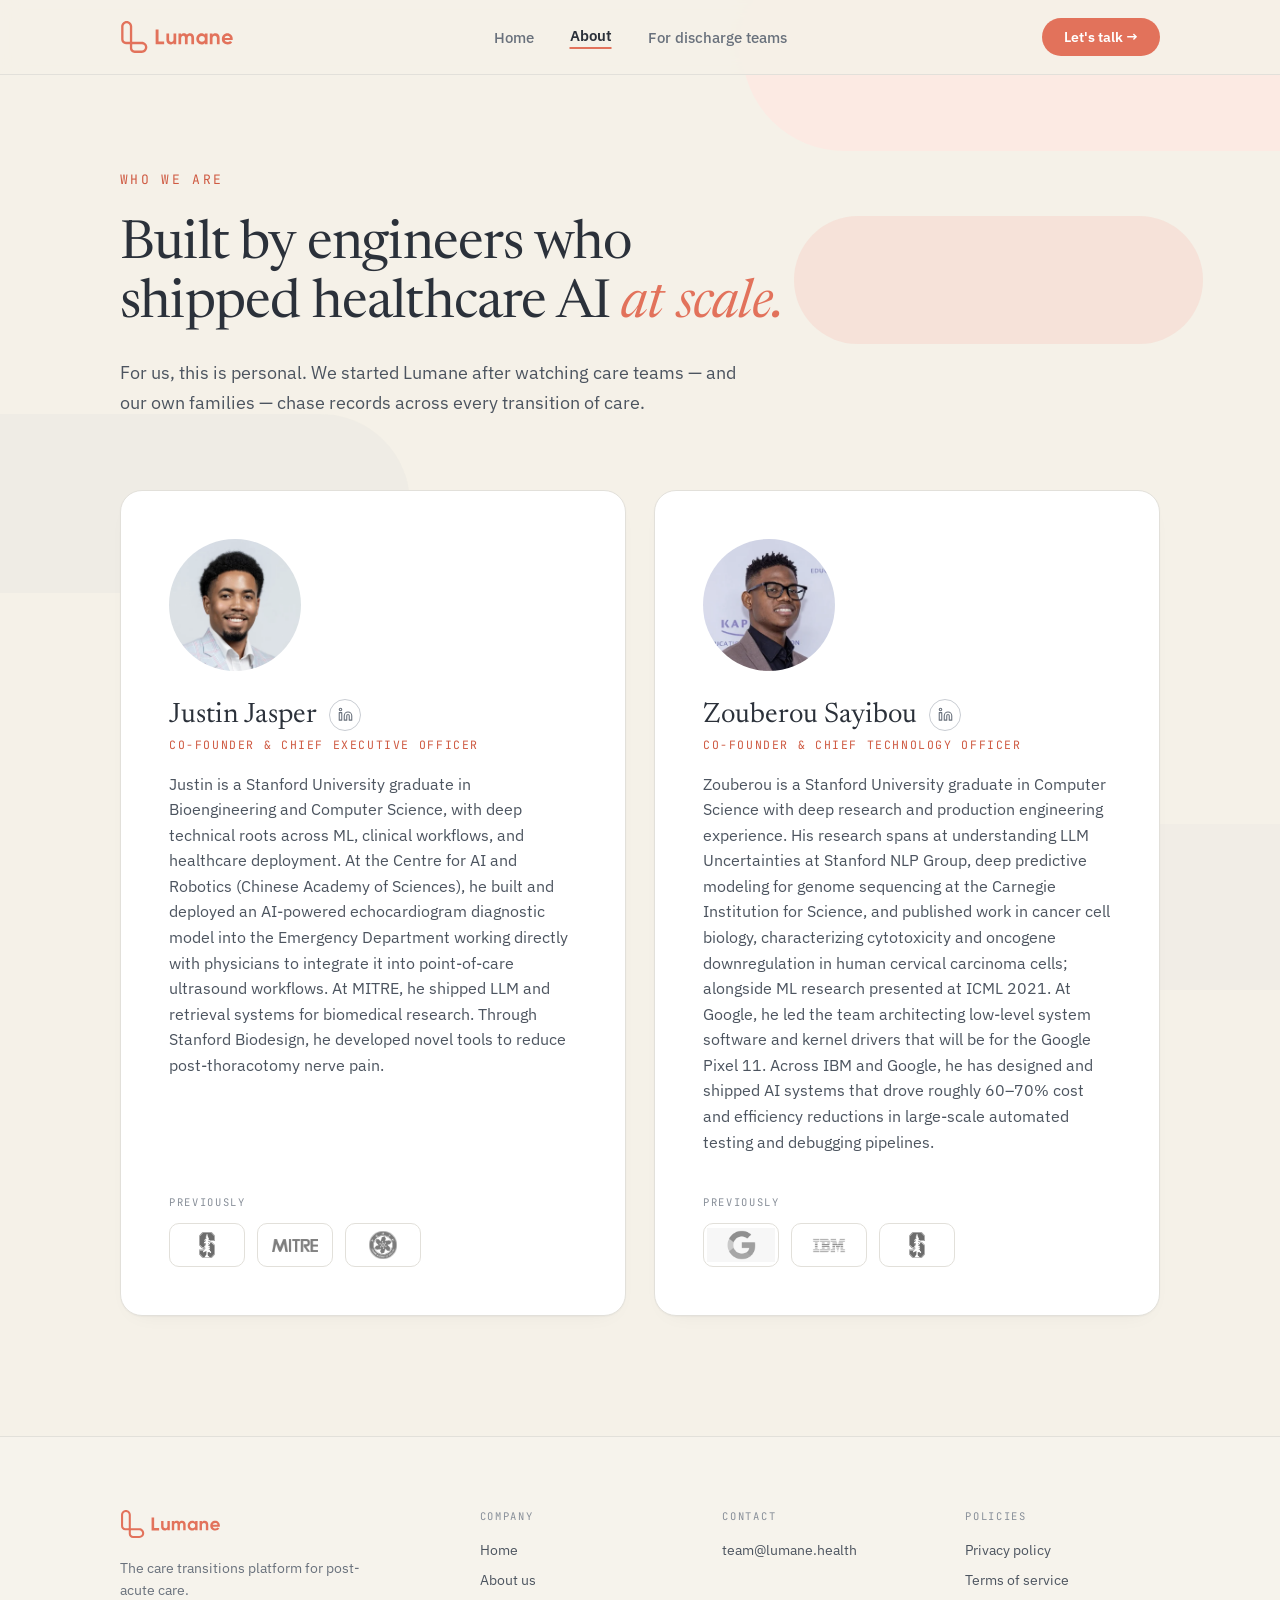
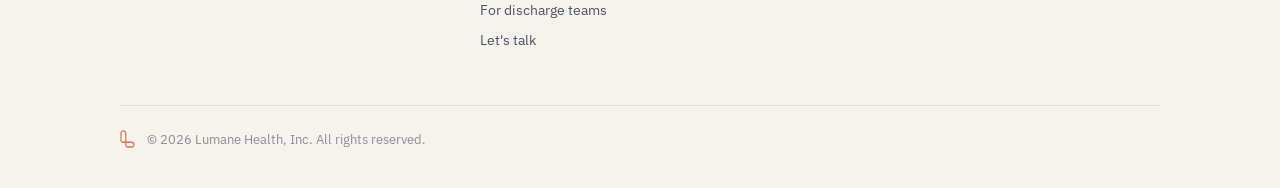
<file: about.html>
<!DOCTYPE html>
<html lang="en">
<head>
<meta charset="UTF-8">
<meta name="viewport" content="width=device-width, initial-scale=1.0">
<meta name="description" content="Lumane was founded by Stanford engineers who shipped healthcare AI at scale — closing the gaps between hospital, SNF, and the next site of care.">
<link rel="icon" type="image/svg+xml" href="/favicon.svg">
<title>About &mdash; Lumane Health</title>
<link rel="preconnect" href="https://fonts.googleapis.com">
<link rel="preconnect" href="https://fonts.gstatic.com" crossorigin>
<link href="https://fonts.googleapis.com/css2?family=Newsreader:opsz,wght@6..72,300;6..72,400;6..72,500;6..72,600&family=IBM+Plex+Sans:wght@400;500;600;700&family=JetBrains+Mono:wght@400;500&display=swap" rel="stylesheet">
<link rel="stylesheet" href="/styles/site.css">
</head>
<body>
<div class="page">

  <div class="capsules" aria-hidden="true">
    <span class="c1"></span><span class="c2"></span><span class="c3"></span><span class="c4"></span><span class="c5"></span>
  </div>

  <header class="site-header">
    <div class="inner">
      <a href="/" data-nav class="brand"><img src="/assets/logo-full.svg" alt="Lumane"></a>
      <nav data-nav-links>
        <a href="/" data-nav>Home</a>
        <a href="/about.html" data-nav class="is-active">About</a>
        <a href="/discharge-teams/" data-nav>For discharge teams</a>
      </nav>
      <a href="mailto:team@lumane.health" data-talk class="btn-pill">Let's talk &rarr;</a>
    </div>
  </header>

  <section class="about-intro wrap" data-reveal>
    <div class="eyebrow" data-stagger="0">Who we are</div>
    <h1 data-stagger="1">Built by engineers who shipped healthcare AI <span class="accent">at scale.</span></h1>
    <p class="lede" data-stagger="2">For us, this is personal. We started Lumane after watching care teams &mdash; and our own families &mdash; chase records across every transition of care.</p>
  </section>

  <section class="founders wrap">
    <div class="card-grid">
      <div class="founder-card" data-reveal>
        <img class="avatar" src="/assets/founders/justin.png" alt="Justin Jasper">
        <div class="name-row">
          <div class="name">Justin Jasper</div>
          <a class="linkedin" href="https://www.linkedin.com/in/justin-jasper" target="_blank" rel="noopener" aria-label="Justin Jasper on LinkedIn">
            <svg width="15" height="15" viewBox="0 0 24 24" fill="none" stroke="currentColor" stroke-width="1.75" stroke-linecap="round" stroke-linejoin="round"><path d="M16 8a6 6 0 0 1 6 6v7h-4v-7a2 2 0 0 0-2-2 2 2 0 0 0-2 2v7h-4v-7a6 6 0 0 1 6-6z"></path><rect width="4" height="12" x="2" y="9"></rect><circle cx="4" cy="4" r="2"></circle></svg>
          </a>
        </div>
        <div class="role">Co-founder &amp; Chief Executive Officer</div>
        <p class="bio">Justin is a Stanford University graduate in Bioengineering and Computer Science, with deep technical roots across ML, clinical workflows, and healthcare deployment. At the Centre for AI and Robotics (Chinese Academy of Sciences), he built and deployed an AI-powered echocardiogram diagnostic model into the Emergency Department working directly with physicians to integrate it into point-of-care ultrasound workflows. At MITRE, he shipped LLM and retrieval systems for biomedical research. Through Stanford Biodesign, he developed novel tools to reduce post-thoracotomy nerve pain.</p>
        <div class="prev-label">Previously</div>
        <div class="logo-row">
          <div class="logo-chip"><img src="/assets/logos/stanford.png" alt="Stanford" style="height: 26px;"></div>
          <div class="logo-chip"><img src="/assets/logos/mitre.png" alt="MITRE" style="height: 13px;"></div>
          <div class="logo-chip"><img src="/assets/logos/cas.png" alt="Chinese Academy of Sciences" style="height: 28px;"></div>
        </div>
      </div>
      <div class="founder-card" data-reveal data-delay="1">
        <img class="avatar" src="/assets/founders/zouberou.png" alt="Zouberou Sayibou">
        <div class="name-row">
          <div class="name">Zouberou Sayibou</div>
          <a class="linkedin" href="https://www.linkedin.com/in/zouberou-sayibou" target="_blank" rel="noopener" aria-label="Zouberou Sayibou on LinkedIn">
            <svg width="15" height="15" viewBox="0 0 24 24" fill="none" stroke="currentColor" stroke-width="1.75" stroke-linecap="round" stroke-linejoin="round"><path d="M16 8a6 6 0 0 1 6 6v7h-4v-7a2 2 0 0 0-2-2 2 2 0 0 0-2 2v7h-4v-7a6 6 0 0 1 6-6z"></path><rect width="4" height="12" x="2" y="9"></rect><circle cx="4" cy="4" r="2"></circle></svg>
          </a>
        </div>
        <div class="role">Co-founder &amp; Chief Technology Officer</div>
        <p class="bio">Zouberou is a Stanford University graduate in Computer Science with deep research and production engineering experience. His research spans at understanding LLM Uncertainties at Stanford NLP Group, deep predictive modeling for genome sequencing at the Carnegie Institution for Science, and published work in cancer cell biology, characterizing cytotoxicity and oncogene downregulation in human cervical carcinoma cells; alongside ML research presented at ICML 2021. At Google, he led the team architecting low-level system software and kernel drivers that will be for the Google Pixel 11. Across IBM and Google, he has designed and shipped AI systems that drove roughly 60&ndash;70% cost and efficiency reductions in large-scale automated testing and debugging pipelines.</p>
        <div class="prev-label">Previously</div>
        <div class="logo-row">
          <div class="logo-chip"><img src="/assets/logos/google.png" alt="Google" style="height: 34px;"></div>
          <div class="logo-chip"><img src="/assets/logos/ibm.png" alt="IBM" style="height: 15px;"></div>
          <div class="logo-chip"><img src="/assets/logos/stanford.png" alt="Stanford" style="height: 26px;"></div>
        </div>
      </div>
    </div>
  </section>

  <footer class="site-footer">
    <div class="inner">
      <div class="footer-grid">
        <div class="brand">
          <img src="/assets/logo-full.svg" alt="Lumane">
          <p class="tagline">The care transitions platform for post-acute care.</p>
        </div>
        <div>
          <h3>Company</h3>
          <div class="links">
            <a href="/" data-nav>Home</a>
            <a href="/about.html" data-nav>About us</a>
            <a href="/discharge-teams/" data-nav>For discharge teams</a>
            <a href="mailto:team@lumane.health" data-talk>Let's talk</a>
          </div>
        </div>
        <div>
          <h3>Contact</h3>
          <div class="links">
            <a href="mailto:team@lumane.health">team@lumane.health</a>
          </div>
        </div>
        <div>
          <h3>Policies</h3>
          <div class="links">
            <a href="/privacy/">Privacy policy</a>
            <a href="/terms/">Terms of service</a>
          </div>
        </div>
      </div>
      <div class="footer-bottom">
        <div class="mark">
          <img src="/assets/icon.svg" alt="">
          <span class="copyright">&copy; 2026 Lumane Health, Inc. All rights reserved.</span>
        </div>
      </div>
    </div>
  </footer>

</div>
<script src="/config.js"></script>
<script src="/js/site.js" defer></script>
</body>
</html>
</file>
<file: discharge-teams/styles.css>
/* Lumane Health — /discharge-teams
   Static build of the "Case managers page" from the Lumane Health design system
   (ui_kits/marketing_site/case-managers.html). Tokens are copied verbatim from the
   design system's tokens/*.css; component classes (.btn, .badge, .field, .progress)
   reproduce the React primitives' rendered styles. */

/* ── Tokens ─────────────────────────────────────────────── */
:root{
/* ── Base: Terracotta (brand primary, #E2725B) ───────────────────── */
--terracotta-50:#FDF4F1;--terracotta-100:#F9E2DB;--terracotta-200:#F2C6B9;--terracotta-300:#EBA895;--terracotta-400:#E68D75;--terracotta-500:#E2725B;--terracotta-600:#C85A43;--terracotta-700:#A54732;--terracotta-800:#7B3526;--terracotta-900:#4F221A;
/* ── Base: Cream (warm paper surfaces, #F2EEE1) ──────────────────── */
--cream-50:#FBF9F3;--cream-100:#F7F4EA;--cream-200:#F2EEE1;--cream-300:#E7E1CE;--cream-400:#D9D1B9;--cream-500:#C4BAA0;
/* ── Base: Ink (navy text ramp, #24324E) ─────────────────────────── */
--ink-900:#141C2C;--ink-800:#1B2538;--ink-700:#24324E;--ink-600:#3D4C6B;--ink-500:#5D6B87;--ink-400:#8590A5;--ink-300:#AEB6C4;--ink-200:#D3D8E0;--ink-100:#E7EAEF;--ink-0:#FFFFFF;
/* ── Base: Semantic hues ─────────────────────────────────────────── */
--sage-100:#E4EDE6;--sage-200:#C6D8CB;--sage-500:#5B8468;--sage-700:#3D6049;
--amber-100:#F8EED6;--amber-200:#EFDBAC;--amber-500:#C08A2B;--amber-700:#8C6014;
--crimson-100:#F7DEDA;--crimson-200:#EEBCB4;--crimson-500:#B33A2B;--crimson-700:#8A281B;
--slate-100:#E0E8EE;--slate-200:#BFD0DC;--slate-500:#4A6C82;--slate-700:#32505F;

/* ── Semantic: text ──────────────────────────────────────────────── */
--text-body:var(--ink-700);--text-heading:var(--ink-800);--text-display:var(--ink-900);--text-muted:var(--ink-500);--text-subtle:var(--ink-400);--text-accent:var(--terracotta-700);--text-on-accent:#FFFFFF;--text-on-ink:var(--cream-200);--text-link:var(--terracotta-700);--text-link-hover:var(--terracotta-800);--text-disabled:var(--ink-300);

/* ── Semantic: surfaces ──────────────────────────────────────────── */
--surface-page:var(--cream-200);--surface-card:#FFFDF8;--surface-raised:#FFFFFF;--surface-sunken:var(--cream-300);--surface-inset:var(--cream-100);--surface-accent:var(--terracotta-500);--surface-accent-soft:var(--terracotta-50);--surface-ink:var(--ink-800);--surface-overlay:rgba(20,28,44,.46);

/* ── Semantic: borders ───────────────────────────────────────────── */
--border-hairline:var(--cream-400);--border-default:#DCD4BF;--border-strong:var(--ink-300);--border-ink:var(--ink-700);--border-accent:var(--terracotta-500);--border-focus:var(--terracotta-600);

/* ── Semantic: status (discharge readiness vocabulary) ───────────── */
--status-ready-fg:var(--sage-700);--status-ready-bg:var(--sage-100);--status-ready-border:var(--sage-200);
--status-pending-fg:var(--amber-700);--status-pending-bg:var(--amber-100);--status-pending-border:var(--amber-200);
--status-blocked-fg:var(--crimson-700);--status-blocked-bg:var(--crimson-100);--status-blocked-border:var(--crimson-200);
--status-info-fg:var(--slate-700);--status-info-bg:var(--slate-100);--status-info-border:var(--slate-200);
--status-neutral-fg:var(--ink-600);--status-neutral-bg:var(--ink-100);--status-neutral-border:var(--ink-200);

/* ── Semantic: interaction ───────────────────────────────────────── */
--action-primary-bg:var(--terracotta-500);--action-primary-bg-hover:var(--terracotta-600);--action-primary-bg-active:var(--terracotta-700);
--action-secondary-bg:transparent;--action-secondary-border:var(--ink-700);--action-secondary-bg-hover:var(--ink-700);
--action-ghost-bg-hover:rgba(36,50,78,.06);--action-ghost-bg-active:rgba(36,50,78,.11);
--focus-ring:0 0 0 3px rgba(226,114,91,.34);
}
:root{
/* ── Families ────────────────────────────────────────────────────── */
--font-display:"Moonrof","Newsreader",Georgia,serif;
--font-serif:"Newsreader",Georgia,"Times New Roman",serif;
--font-mono:"IBM Plex Mono",ui-monospace,"SF Mono",Menlo,monospace;
--font-body:var(--font-serif);
--font-label:var(--font-mono);

/* ── Scale (1.25 major third, 16px base) ─────────────────────────── */
--text-2xs:11px;--text-xs:12px;--text-sm:14px;--text-base:16px;--text-md:18px;--text-lg:21px;--text-xl:26px;--text-2xl:33px;--text-3xl:41px;--text-4xl:52px;--text-5xl:65px;--text-6xl:82px;

/* ── Weights ─────────────────────────────────────────────────────── */
--weight-light:300;--weight-regular:400;--weight-medium:500;--weight-semibold:600;--weight-bold:700;

/* ── Line heights ────────────────────────────────────────────────── */
--leading-tight:1.06;--leading-snug:1.2;--leading-heading:1.28;--leading-normal:1.5;--leading-relaxed:1.62;

/* ── Tracking ────────────────────────────────────────────────────── */
--tracking-display:-.022em;--tracking-heading:-.012em;--tracking-normal:0;--tracking-label:.09em;--tracking-label-wide:.14em;

/* ── Optical sizing for Newsreader (variable opsz) ───────────────── */
--opsz-display:72; --opsz-heading:36; --opsz-body:16;

/* ── Composed roles ──────────────────────────────────────────────── */
--type-wordmark:var(--weight-regular) var(--text-2xl)/var(--leading-tight) var(--font-display);
--type-display:var(--weight-light) var(--text-4xl)/var(--leading-tight) var(--font-serif);
--type-h1:var(--weight-regular) var(--text-3xl)/var(--leading-snug) var(--font-serif);
--type-h2:var(--weight-regular) var(--text-2xl)/var(--leading-heading) var(--font-serif);
--type-h3:var(--weight-medium) var(--text-xl)/var(--leading-heading) var(--font-serif);
--type-h4:var(--weight-semibold) var(--text-md)/var(--leading-heading) var(--font-serif);
--type-lead:var(--weight-regular) var(--text-lg)/var(--leading-relaxed) var(--font-serif);
--type-body:var(--weight-regular) var(--text-base)/var(--leading-relaxed) var(--font-serif);
--type-body-sm:var(--weight-regular) var(--text-sm)/var(--leading-normal) var(--font-serif);
--type-label:var(--weight-medium) var(--text-xs)/1.3 var(--font-mono);
--type-label-lg:var(--weight-medium) var(--text-sm)/1.3 var(--font-mono);
--type-eyebrow:var(--weight-medium) var(--text-2xs)/1.2 var(--font-mono);
--type-data:var(--weight-regular) var(--text-sm)/1.45 var(--font-mono);
--type-data-lg:var(--weight-light) var(--text-2xl)/1.1 var(--font-mono);
--type-button:var(--weight-medium) var(--text-sm)/1 var(--font-mono);
}
:root{
/* ── Space (4px base, 1 = 4px) ───────────────────────────────────── */
--space-0:0;--space-px:1px;--space-0-5:2px;--space-1:4px;--space-1-5:6px;--space-2:8px;--space-3:12px;--space-4:16px;--space-5:20px;--space-6:24px;--space-7:28px;--space-8:32px;--space-10:40px;--space-12:48px;--space-14:56px;--space-16:64px;--space-20:80px;--space-24:96px;--space-32:128px;--space-40:160px;

/* ── Component insets ────────────────────────────────────────────── */
--inset-control-sm:6px 12px;--inset-control-md:10px 18px;--inset-control-lg:14px 24px;
--inset-card:var(--space-6);--inset-card-lg:var(--space-8);--inset-cell:var(--space-3) var(--space-4);

/* ── Layout ──────────────────────────────────────────────────────── */
--layout-gutter:var(--space-6);--layout-gutter-lg:var(--space-10);
--layout-rail:248px;--layout-rail-collapsed:64px;--layout-topbar:64px;--layout-panel:360px;
--measure-prose:64ch; --measure-narrow:44ch;--container-app:1440px;--container-site:1200px;--container-text:720px;
}
:root{
/* ── Radii — the logo's stadium curves scaled down; pills for status, soft rects for containers ── */
--radius-none:0;--radius-xs:3px;--radius-sm:5px;--radius-md:8px;--radius-lg:12px;--radius-xl:18px;--radius-2xl:26px;--radius-pill:999px;--radius-circle:50%;
--radius-control:var(--radius-sm);--radius-card:var(--radius-lg);--radius-panel:var(--radius-xl);--radius-badge:var(--radius-pill);

/* ── Borders ─────────────────────────────────────────────────────── */
--border-width-hair:1px;--border-width-thick:1.5px;--border-width-heavy:2px;
--stroke-logo:.28em;

/* ── Shadows — warm, low, never blue-black ───────────────────────── */
--shadow-none:none;
--shadow-xs:0 1px 1px rgba(79,34,26,.05);
--shadow-sm:0 1px 2px rgba(79,34,26,.07),0 1px 1px rgba(79,34,26,.04);
--shadow-md:0 2px 5px rgba(79,34,26,.08),0 6px 14px -6px rgba(79,34,26,.10);
--shadow-lg:0 4px 10px rgba(79,34,26,.09),0 18px 36px -14px rgba(79,34,26,.14);
--shadow-xl:0 8px 20px rgba(79,34,26,.10),0 32px 64px -20px rgba(79,34,26,.18);
--shadow-inset:inset 0 1px 2px rgba(79,34,26,.07);
--shadow-accent:0 4px 14px -4px rgba(226,114,91,.42);

/* ── Protection gradients (over imagery) ─────────────────────────── */
--scrim-bottom:linear-gradient(to top,rgba(20,28,44,.74) 0%,rgba(20,28,44,.34) 42%,rgba(20,28,44,0) 100%);
--scrim-cream:linear-gradient(to top,var(--cream-200) 0%,rgba(242,238,225,0) 100%);
--blur-glass:saturate(1.1) blur(14px);
}
:root{
--duration-instant:80ms; --duration-fast:140ms; --duration-base:220ms; --duration-slow:340ms; --duration-deliberate:520ms;
--ease-standard:cubic-bezier(.2,.6,.25,1); --ease-out:cubic-bezier(.16,.84,.34,1); --ease-in:cubic-bezier(.5,0,.9,.4); --ease-linear:linear;
--transition-control:background-color var(--duration-fast) var(--ease-standard),border-color var(--duration-fast) var(--ease-standard),color var(--duration-fast) var(--ease-standard),box-shadow var(--duration-fast) var(--ease-standard);
--transition-surface:box-shadow var(--duration-base) var(--ease-out),transform var(--duration-base) var(--ease-out);
--press-scale:.985;
--z-base:0; --z-raised:10; --z-sticky:100; --z-rail:200; --z-overlay:800; --z-dialog:900; --z-toast:1000; --z-tooltip:1100;
}
@media (prefers-reduced-motion:reduce){:root{--duration-instant:0ms; --duration-fast:0ms; --duration-base:0ms; --duration-slow:0ms; --duration-deliberate:0ms; --press-scale:1}}

/* ── Base ───────────────────────────────────────────────── */
*,*::before,*::after{box-sizing:border-box}
html{-webkit-text-size-adjust:100%}
body{margin:0;background:var(--surface-page);color:var(--text-body);font:var(--type-body);font-optical-sizing:auto;-webkit-font-smoothing:antialiased;text-rendering:optimizeLegibility}
h1,h2,h3,h4,h5,h6{margin:0;color:var(--text-heading);text-wrap:balance}
h1{font:var(--type-h1);letter-spacing:var(--tracking-heading)}
h2{font:var(--type-h2);letter-spacing:var(--tracking-heading)}
h3{font:var(--type-h3)}
h4{font:var(--type-h4)}
p{margin:0;text-wrap:pretty}
a{color:var(--text-link);text-decoration-line:underline;text-decoration-thickness:1px;text-underline-offset:.16em;text-decoration-color:var(--terracotta-300);transition:var(--transition-control)}
a:hover{color:var(--text-link-hover);text-decoration-color:currentColor}
a:focus-visible,button:focus-visible,input:focus-visible,select:focus-visible,textarea:focus-visible,[tabindex]:focus-visible{outline:2px solid var(--border-focus);outline-offset:2px}
small{font-size:var(--text-sm)}
code,kbd,samp,pre{font-family:var(--font-mono);font-size:.92em}
hr{border:0;border-top:var(--border-width-hair) solid var(--border-default);margin:var(--space-8) 0}
::selection{background:var(--terracotta-200);color:var(--ink-800)}
table{border-collapse:collapse}
button,input,select,textarea{font:inherit;color:inherit}
img,svg{display:block;max-width:100%}
[hidden]{display:none!important}
@keyframes lumane-spin{to{transform:rotate(360deg)}}
@keyframes lumane-rise{from{opacity:0;transform:translateY(6px)}to{opacity:1;transform:none}}
@keyframes lumane-fade{from{opacity:0}to{opacity:1}}

/* ── Page ───────────────────────────────────────────────── */
html{scroll-padding-top:120px}
body{margin:0}
a{color:var(--text-link)}a:hover{color:var(--text-link-hover)}
.cm-wrap{width:100%;max-width:var(--container-site);margin:0 auto;padding-left:var(--space-8);padding-right:var(--space-8)}
.cm-skip{position:absolute;left:var(--space-4);top:-60px;z-index:1000;background:var(--ink-800);color:var(--cream-100);padding:var(--space-2) var(--space-4);border-radius:var(--radius-control);font:var(--type-label);text-transform:uppercase;letter-spacing:var(--tracking-label)}
.cm-skip:focus{top:var(--space-3);color:var(--cream-100)}
.cm-eyebrow{font:var(--type-label);letter-spacing:var(--tracking-label-wide);text-transform:uppercase;color:var(--text-accent)}
.cm-h2{font:var(--type-h1);font-size:clamp(30px,3.6vw,44px);line-height:1.14;letter-spacing:var(--tracking-heading);color:var(--text-display)}
.cm-accent{color:var(--terracotta-600)}
.cm-sub{font:var(--type-lead);font-size:clamp(18px,1.8vw,21px);color:var(--text-body);max-width:58ch}
.cm-head{display:flex;flex-direction:column;gap:var(--space-5);margin-bottom:var(--space-16);max-width:820px}
.cm-section{padding-top:var(--space-32);padding-bottom:var(--space-32)}
.cm-band{background:var(--cream-100);border-top:1px solid var(--border-default);border-bottom:1px solid var(--border-default)}
.cm-label{font:var(--type-label);letter-spacing:var(--tracking-label);text-transform:uppercase;color:var(--text-accent)}
.cm-node{width:56px;height:56px;border-radius:50%;background:var(--surface-card);border:1.5px solid var(--cream-400);display:grid;place-items:center;color:var(--ink-700);flex:0 0 auto;position:relative;z-index:1}
.cm-node.is-accent{background:var(--terracotta-50);border:2px solid var(--terracotta-500);color:var(--terracotta-600);box-shadow:0 0 0 7px rgba(226,114,91,.12)}
/* nav */
.cm-nav{position:sticky;top:0;z-index:var(--z-sticky);background:rgba(242,238,225,.86);backdrop-filter:var(--blur-glass);-webkit-backdrop-filter:var(--blur-glass);border-bottom:1px solid var(--border-default)}
.cm-nav-in{display:flex;align-items:center;gap:var(--space-8);min-height:72px}
.cm-brand{display:flex;align-items:center}
.cm-links{display:flex;gap:var(--space-6)}
.cm-links a{font:var(--type-label);letter-spacing:var(--tracking-label);text-transform:uppercase;color:var(--text-body);text-decoration:none;padding:var(--space-2) 0;border-bottom:2px solid transparent;white-space:nowrap}
.cm-links a:hover{color:var(--text-accent)}
.cm-links a[aria-current="page"]{color:var(--text-accent);border-bottom-color:var(--terracotta-500)}
.cm-talk{margin-left:auto;display:inline-flex;align-items:center;gap:var(--space-2);min-height:38px;padding:var(--inset-control-md);border:1.5px solid var(--ink-700);border-radius:var(--radius-control);font:var(--type-button);font-size:var(--text-xs);letter-spacing:var(--tracking-label);text-transform:uppercase;color:var(--ink-700);text-decoration:none;transition:var(--transition-control)}
.cm-talk:hover{background:var(--ink-700);color:var(--cream-200)}
/* hero */
.cm-hero{display:grid;grid-template-columns:minmax(0,1.02fr) minmax(0,.98fr);gap:var(--space-16);align-items:center;padding-top:var(--space-20);padding-bottom:var(--space-24)}
.cm-hero-copy{display:flex;flex-direction:column;gap:var(--space-6);min-width:0}
.cm-h1{margin:0;font-family:var(--font-serif);font-weight:var(--weight-light);font-size:clamp(42px,5.4vw,65px);line-height:1.04;letter-spacing:var(--tracking-display);color:var(--text-display);text-wrap:balance}
.cm-h1 span{display:block}
.cm-actions{display:flex;gap:var(--space-3);flex-wrap:wrap}
.cm-trust{display:flex;align-items:center;gap:var(--space-2);margin:var(--space-8) 0 0;font:var(--type-body-sm);color:var(--text-body)}.cm-trust svg{flex:none;color:var(--status-ready-fg)}
/* plan visual */
.cm-plan{background:var(--surface-raised);border:1px solid var(--border-hairline);border-radius:var(--radius-panel);box-shadow:var(--shadow-xl);overflow:hidden}
.cm-plan-bar{display:flex;align-items:center;gap:var(--space-3);padding:var(--space-3) var(--space-5);background:var(--cream-100);border-bottom:1px solid var(--border-hairline);font:var(--type-eyebrow);letter-spacing:var(--tracking-label);text-transform:uppercase;color:var(--text-muted)}
.cm-plan-head{display:flex;flex-direction:column;gap:var(--space-4);padding:var(--space-5) var(--space-5) var(--space-4)}
.cm-plan-title{display:flex;justify-content:space-between;align-items:flex-start;gap:var(--space-4);flex-wrap:wrap}
.cm-cols{display:grid;grid-template-columns:36px minmax(0,1fr) auto;gap:var(--space-4);padding:var(--space-2) var(--space-5);border-top:1px solid var(--border-strong);font:var(--type-eyebrow);letter-spacing:var(--tracking-label);text-transform:uppercase;color:var(--text-muted)}
.cm-cols span:first-child{grid-column:1/3}
.cm-refs{list-style:none;margin:0;padding:0}
.cm-ref{display:grid;grid-template-columns:36px minmax(0,1fr) auto;gap:var(--space-2) var(--space-4);align-items:center;padding:var(--space-3) var(--space-5);border-top:1px solid var(--border-hairline)}
.cm-ref-ic{width:36px;height:36px;border-radius:var(--radius-md);background:var(--cream-100);border:1px solid var(--border-hairline);display:grid;place-items:center;color:var(--ink-600)}
.cm-ref-name{font:var(--type-body);font-weight:var(--weight-medium);color:var(--text-heading);line-height:1.3}
.cm-ref-detail{font:var(--type-body-sm);color:var(--text-muted)}
.cm-ref-st{justify-self:end}
.cm-caption{margin-top:var(--space-3);font:var(--type-eyebrow);letter-spacing:var(--tracking-label);text-transform:uppercase;color:var(--text-muted);text-align:right}
@media (prefers-reduced-motion:no-preference){
.cm-plan:not(.is-in) .cm-ref-st{opacity:0}
.cm-plan.is-in .cm-ref-st{animation:lumane-rise 340ms var(--ease-out) both}
}
/* problem */
.cm-pains{list-style:none;margin:0;padding:0;display:grid;grid-template-columns:repeat(4,minmax(0,1fr));gap:var(--space-5)}
.cm-problem{padding-top:var(--space-20);padding-bottom:var(--space-20)}
.cm-problem .cm-head{margin-bottom:var(--space-10)}
.cm-pain{background:var(--surface-card);border:1px solid var(--border-default);border-radius:var(--radius-card);box-shadow:var(--shadow-sm);padding:var(--space-4) var(--space-5);display:flex;align-items:center;gap:var(--space-4)}
.cm-pain .cm-node{width:44px;height:44px}
.cm-pain-text{display:flex;flex-direction:column;gap:var(--space-2);min-width:0}
.cm-pain h3{font:var(--type-h4);font-size:var(--text-md);font-weight:var(--weight-medium);line-height:1.25;color:var(--text-display)}
/* steps */
.cm-steps{list-style:none;margin:0;padding:0;display:grid;grid-template-columns:repeat(4,minmax(0,1fr));gap:var(--space-8);position:relative}
.cm-step{position:relative;display:flex;flex-direction:column;gap:var(--space-3)}
.cm-step::before{content:"";position:absolute;top:27px;left:72px;right:calc(-1 * var(--space-8) + 16px);height:2px;background:repeating-linear-gradient(90deg,var(--cream-500) 0 10px,transparent 10px 18px)}
.cm-step:last-child::before{display:none}
.cm-step .cm-node{margin-bottom:var(--space-3)}
.cm-step h3{font:var(--type-h4);font-size:var(--text-lg);font-weight:var(--weight-medium);color:var(--text-display)}
.cm-step p{font:var(--type-body);color:var(--text-body)}
.cm-step-tags{display:flex;flex-wrap:wrap;gap:var(--space-2);margin-top:var(--space-2)}
.cm-control{margin-top:var(--space-12);display:flex;align-items:center;gap:var(--space-4);padding:var(--space-5) var(--space-6);background:var(--surface-card);border:1px solid var(--border-default);border-radius:var(--radius-card);font:var(--type-body);font-size:var(--text-md);color:var(--text-heading)}
.cm-control svg{color:var(--terracotta-600)}
/* coordinate flow */
.cm-flow{display:grid;grid-template-columns:auto minmax(0,1fr) auto;align-items:center}
.cm-flow-end{display:flex;flex-direction:column;align-items:center;gap:var(--space-3);width:150px;text-align:center}
.cm-flow-end .cm-node{width:88px;height:88px}
.cm-flow-end span{font:var(--type-body);font-size:var(--text-md);font-weight:var(--weight-medium);color:var(--text-display);line-height:1.2}
.cm-flow-mid{display:flex;align-items:center;min-width:0}
.cm-flow-line{width:28px;height:3px;background:var(--sage-500);flex:0 0 auto}
.cm-flow-box{flex:1;min-width:0;background:var(--sage-100);border:1.5px solid var(--sage-200);border-radius:var(--radius-xl);padding:var(--space-6);display:flex;flex-direction:column;align-items:center;gap:var(--space-4)}
.cm-flow-box>span{font:var(--type-label);letter-spacing:var(--tracking-label-wide);text-transform:uppercase;color:var(--sage-700)}
.cm-pills{list-style:none;margin:0;padding:0;display:flex;flex-wrap:wrap;justify-content:center;gap:var(--space-2) var(--space-3)}
.cm-pills li{display:flex;align-items:center;gap:var(--space-2);padding:var(--space-2) var(--space-4);background:var(--surface-card);border:1px solid var(--sage-200);border-radius:var(--radius-pill);font:var(--type-body);color:var(--sage-700);white-space:nowrap}
.cm-flow-end .cm-node.is-home{background:var(--sage-100);border:2px solid var(--sage-500);color:var(--sage-700)}
/* proof */
.cm-proof{display:grid;grid-template-columns:minmax(0,1fr);gap:var(--space-12)}
.cm-proof-item{display:flex;flex-direction:column;gap:var(--space-5);padding-top:var(--space-6);border-top:1px solid var(--border-default)}
.cm-proof-item p{font:var(--type-h3);font-weight:var(--weight-regular);font-size:clamp(21px,2.1vw,26px);line-height:1.32;letter-spacing:var(--tracking-heading);color:var(--text-display);max-width:44ch;text-wrap:pretty}
.cm-prev{display:flex;align-items:center;flex-wrap:wrap;gap:var(--space-4) var(--space-8);margin-top:var(--space-6);padding-top:var(--space-5);border-top:1px solid var(--border-default)}
.cm-logos{display:flex;flex-wrap:wrap;align-items:center;gap:var(--space-4) var(--space-8)}
.cm-logos img{width:auto;object-fit:contain}
/* early access */
.cm-ea-sec{background:var(--surface-ink)}
.cm-ea{display:grid;grid-template-columns:minmax(0,1fr) minmax(0,480px);gap:var(--space-16);align-items:start}
.cm-ea-left{display:flex;flex-direction:column;gap:var(--space-10);min-width:0}
.cm-ea .cm-eyebrow{color:var(--terracotta-300)}
.cm-ea .cm-h2{color:var(--cream-50)}
.cm-ea .cm-accent{color:var(--terracotta-300)}
.cm-ea .cm-sub{color:var(--ink-200)}
.cm-ea-block{display:flex;flex-direction:column;gap:var(--space-5)}
.cm-ea-block h3{font:var(--type-label-lg);letter-spacing:var(--tracking-label);text-transform:uppercase;color:var(--terracotta-300)}
.cm-gets{list-style:none;margin:0;padding:0;display:grid;grid-template-columns:repeat(2,minmax(0,1fr));gap:var(--space-4)}
.cm-gets li{display:flex;flex-direction:column;gap:var(--space-2);padding:var(--space-5);background:var(--ink-700);border:1px solid var(--ink-600);border-radius:var(--radius-card)}
.cm-gets svg{color:var(--terracotta-300);margin-bottom:var(--space-1)}
.cm-gets strong{font:var(--type-h4);font-weight:var(--weight-semibold);color:var(--cream-50)}
.cm-gets span{font:var(--type-body);color:var(--ink-200)}
.cm-asks{list-style:none;margin:0;padding:0;display:flex;flex-direction:column}
.cm-asks li{display:grid;grid-template-columns:44px minmax(0,1fr);gap:var(--space-4);padding:var(--space-4) 0;border-top:1px solid var(--ink-600);font:var(--type-body);color:var(--ink-200)}
.cm-asks li:last-child{border-bottom:1px solid var(--ink-600)}
.cm-asks .cm-ask-ic{width:44px;height:44px;border-radius:50%;border:1.5px solid var(--terracotta-300);display:grid;place-items:center;color:var(--terracotta-300)}
.cm-asks strong{display:block;font:var(--type-h4);font-weight:var(--weight-semibold);color:var(--cream-50);margin-bottom:2px}
.cm-formcard{scroll-margin-top:110px;background:var(--surface-raised);border:1px solid var(--border-hairline);border-radius:var(--radius-panel);box-shadow:var(--shadow-xl);padding:var(--space-8)}
.cm-form{display:grid;grid-template-columns:repeat(2,minmax(0,1fr));gap:var(--space-5) var(--space-4)}
.cm-full{grid-column:1/-1}
.cm-note{display:grid;grid-template-columns:18px minmax(0,1fr);gap:var(--space-2);font:var(--type-body-sm);color:var(--text-muted)}
.cm-note svg{margin-top:2px}
.cm-done{display:flex;flex-direction:column;gap:var(--space-4);padding:var(--space-4) 0;outline:none}
.cm-done:focus-visible{outline:2px solid var(--border-focus);outline-offset:6px;border-radius:var(--radius-sm)}
/* founder */
.cm-founder{display:grid;grid-template-columns:auto minmax(0,1fr);gap:var(--space-10);align-items:start;max-width:980px}
.cm-faces{display:flex;flex-direction:column;gap:var(--space-3)}
.cm-faces img{width:96px;height:96px;object-fit:cover;border:1px solid var(--cream-400);border-radius:var(--radius-xs)}
.cm-founder blockquote{margin:0;font:var(--type-h2);font-size:clamp(23px,2.6vw,30px);line-height:1.4;letter-spacing:var(--tracking-heading);color:var(--text-display);text-wrap:pretty}
.cm-sig{display:flex;align-items:center;gap:var(--space-4) var(--space-8);flex-wrap:wrap;margin-top:var(--space-6);padding-top:var(--space-5);border-top:1px solid var(--border-default)}
.cm-arrow-link{display:inline-flex;align-items:center;gap:var(--space-2);font:var(--type-label);letter-spacing:var(--tracking-label);text-transform:uppercase;text-decoration:none;color:var(--text-accent)}
.cm-arrow-link:hover{color:var(--text-link-hover)}
/* faq */
.cm-faq{display:grid;grid-template-columns:minmax(0,.8fr) minmax(0,1.2fr);gap:var(--space-16);align-items:start}
.cm-faq details{border-top:1px solid var(--border-default)}
.cm-faq details:last-child{border-bottom:1px solid var(--border-default)}
.cm-faq summary{list-style:none;display:grid;grid-template-columns:40px minmax(0,1fr) auto;align-items:center;gap:var(--space-3);padding:var(--space-5) 0;cursor:pointer;font:var(--type-h4);font-weight:var(--weight-medium);font-size:var(--text-md);color:var(--text-heading);min-height:44px}
.cm-faq summary::-webkit-details-marker{display:none}
.cm-faq summary:hover{color:var(--text-accent)}
.cm-faq summary:focus-visible{outline:2px solid var(--border-focus);outline-offset:2px;border-radius:var(--radius-xs)}
.cm-faq summary .cm-label{font-size:var(--text-xs)}
.cm-faq summary svg{color:var(--text-muted)}
.cm-faq details[open] summary svg{transform:rotate(180deg)}
.cm-faq details p{padding:0 var(--space-10) var(--space-6) calc(40px + var(--space-3));font:var(--type-body);color:var(--text-body);max-width:calc(var(--measure-prose) + 52px)}
/* cta */
.cm-cta{background:var(--surface-accent);padding:var(--space-20) 0}
.cm-cta-in{display:flex;align-items:center;justify-content:space-between;gap:var(--space-8);flex-wrap:wrap}
.cm-cta h2{font:var(--type-h1);font-size:clamp(28px,3.4vw,41px);letter-spacing:var(--tracking-heading);color:#fff;max-width:24ch}
/* footer */
.cm-foot{background:var(--surface-ink);padding:var(--space-16) 0 var(--space-8);border-top:1px solid var(--ink-900)}
.cm-foot-grid{display:grid;grid-template-columns:minmax(0,1.4fr) repeat(3,minmax(0,1fr));gap:var(--space-10)}
.cm-foot-col{display:flex;flex-direction:column;gap:var(--space-3)}
.cm-foot h2{font:var(--type-eyebrow);letter-spacing:var(--tracking-label-wide);text-transform:uppercase;color:var(--terracotta-300)}
.cm-foot a{font:var(--type-body-sm);color:var(--ink-200);text-decoration:none}
.cm-foot a:hover{color:#fff;text-decoration:underline}
.cm-foot a:focus-visible{outline-color:var(--terracotta-300)}
.cm-foot-tag{font:var(--type-body-sm);color:var(--ink-300);max-width:34ch}
.cm-foot-sec{margin-top:var(--space-12);display:flex;flex-wrap:wrap;align-items:center;gap:var(--space-3) var(--space-6);font:var(--type-body-sm);color:var(--ink-300)}.cm-foot-sec strong{display:flex;align-items:center;gap:var(--space-2);font-weight:var(--weight-medium);color:var(--cream-200)}.cm-foot-sec ul{display:flex;flex-wrap:wrap;gap:var(--space-2) var(--space-5);margin:0;padding:0;list-style:none}
.cm-foot-sec+.cm-foot-base{margin-top:var(--space-6)}
.cm-foot-base{margin-top:var(--space-12);padding-top:var(--space-5);border-top:1px solid var(--ink-700);display:flex;align-items:center;gap:var(--space-3);font:var(--type-eyebrow);letter-spacing:var(--tracking-label);text-transform:uppercase;color:var(--ink-300)}
/* responsive */
@media (max-width:1100px){.cm-pains{grid-template-columns:repeat(2,minmax(0,1fr))}}
@media (max-width:1020px){
.cm-hero{grid-template-columns:minmax(0,1fr);gap:var(--space-12);padding-top:var(--space-12);padding-bottom:var(--space-16)}
.cm-ea{grid-template-columns:minmax(0,1fr);gap:var(--space-12)}
.cm-faq{grid-template-columns:minmax(0,1fr);gap:var(--space-8)}
.cm-foot-grid{grid-template-columns:repeat(3,minmax(0,1fr))}
.cm-foot-brand{grid-column:1/-1}
}
@media (max-width:900px){
.cm-steps{grid-template-columns:minmax(0,1fr);gap:var(--space-8)}
.cm-step{padding-left:calc(56px + var(--space-5))}
.cm-step .cm-node{position:absolute;left:0;top:0;margin:0}
.cm-step::before{top:64px;left:27px;right:auto;bottom:calc(-1 * var(--space-8) + 8px);width:2px;height:auto;background:repeating-linear-gradient(180deg,var(--cream-500) 0 10px,transparent 10px 18px)}
.cm-proof{grid-template-columns:minmax(0,1fr);gap:var(--space-10)}
.cm-flow{grid-template-columns:minmax(0,1fr);justify-items:center}
.cm-flow-mid{flex-direction:column;width:100%}
.cm-flow-line{width:3px;height:28px}
.cm-founder{grid-template-columns:minmax(0,1fr);gap:var(--space-6)}
.cm-faces{flex-direction:row}
.cm-faces img{width:72px;height:72px}
}
@media (max-width:760px){
.cm-nav-in{flex-wrap:wrap;gap:0 var(--space-4);padding-top:var(--space-3)}
.cm-links{order:3;width:100%;gap:var(--space-5);overflow-x:auto;padding:var(--space-1) 0}
html{scroll-padding-top:140px}
}
@media (max-width:640px){
.cm-wrap{padding-left:var(--space-5);padding-right:var(--space-5)}
.cm-section{padding-top:var(--space-16);padding-bottom:var(--space-16)}
.cm-head{margin-bottom:var(--space-8)}
.cm-pains{grid-template-columns:minmax(0,1fr)}
.cm-gets{grid-template-columns:minmax(0,1fr)}
.cm-formcard{padding:var(--space-6) var(--space-5);border-radius:var(--radius-card);scroll-margin-top:130px}
.cm-form{grid-template-columns:minmax(0,1fr)}
.cm-pills li{white-space:normal}
.cm-faq details p{padding-right:0}
.cm-foot-grid{grid-template-columns:minmax(0,1fr) minmax(0,1fr)}
.cm-cta{padding:var(--space-16) 0}
}
@media (max-width:480px){
.cm-ref{grid-template-columns:36px minmax(0,1fr);padding:var(--space-4)}
.cm-ref-st{grid-column:2;justify-self:start}
.cm-cols{display:none}
.cm-plan-head,.cm-plan-bar{padding-left:var(--space-4);padding-right:var(--space-4)}
.cm-actions>*{flex:1 1 100%}
.cm-faq details p{padding-left:0}
}

/* ── Components (static equivalents of the design-system React primitives) ── */
.ic{display:inline-block;flex:0 0 auto}
/* Button */
.btn{display:inline-flex;align-items:center;justify-content:center;gap:8px;padding:10px 18px;min-height:38px;font-family:var(--font-mono);font-size:var(--text-xs);font-weight:var(--weight-medium);line-height:1;letter-spacing:var(--tracking-label);text-transform:uppercase;border-radius:var(--radius-control);cursor:pointer;text-decoration:none;transition:var(--transition-control),transform var(--duration-instant) var(--ease-standard)}
.btn>span{display:inline-block;padding-top:1px}
.btn:active:not(:disabled){transform:scale(var(--press-scale))}
.btn:disabled{cursor:not-allowed;opacity:.45}
.btn--lg{padding:14px 24px;font-size:var(--text-sm);gap:10px;min-height:48px}
.btn--block{display:flex;width:100%}
.btn--primary{background:var(--action-primary-bg);color:var(--text-on-accent);border:1.5px solid var(--action-primary-bg);box-shadow:var(--shadow-xs)}
.btn--primary:hover:not(:disabled){background:var(--action-primary-bg-hover);border-color:var(--action-primary-bg-hover);box-shadow:var(--shadow-accent);color:var(--text-on-accent)}
.btn--primary:active:not(:disabled){background:var(--action-primary-bg-active);border-color:var(--action-primary-bg-active);box-shadow:none}
.btn--secondary{background:transparent;color:var(--ink-700);border:1.5px solid var(--action-secondary-border)}
.btn--secondary:hover:not(:disabled){background:var(--action-secondary-bg-hover);color:var(--cream-200)}
.btn--secondary:active:not(:disabled){background:var(--ink-900);border-color:var(--ink-900);color:var(--cream-200)}
.btn--quiet{background:var(--cream-300);color:var(--ink-700);border:1.5px solid var(--cream-300)}
.btn--quiet:hover:not(:disabled){background:var(--cream-400);border-color:var(--cream-400);color:var(--ink-700)}
.btn--quiet:active:not(:disabled){background:var(--cream-500);border-color:var(--cream-500)}
.btn-spin{width:12px;height:12px;border-radius:var(--radius-circle);border:1.5px solid currentColor;border-top-color:transparent;animation:lumane-spin 700ms linear infinite}
/* Badge */
.badge{display:inline-flex;align-items:center;gap:6px;padding:4px 10px;font-family:var(--font-mono);font-size:var(--text-xs);font-weight:var(--weight-medium);line-height:1.35;letter-spacing:var(--tracking-label);text-transform:uppercase;white-space:nowrap;border-radius:var(--radius-badge);border:1px solid var(--status-neutral-border);color:var(--status-neutral-fg);background:var(--status-neutral-bg)}
.badge--sm{padding:2px 8px;font-size:var(--text-2xs)}
.badge--dot::before{content:"";width:6px;height:6px;border-radius:var(--radius-circle);background:currentColor;flex:0 0 auto}
.badge--ready{color:var(--status-ready-fg);background:var(--status-ready-bg);border-color:var(--status-ready-border)}
.badge--pending{color:var(--status-pending-fg);background:var(--status-pending-bg);border-color:var(--status-pending-border)}
.badge--info{color:var(--status-info-fg);background:var(--status-info-bg);border-color:var(--status-info-border)}
.badge--accent{color:var(--terracotta-700);background:var(--terracotta-50);border-color:var(--terracotta-200)}
/* ProgressBar */
.progress{display:flex;flex-direction:column;gap:6px;width:100%}
.progress-labels{display:flex;justify-content:space-between;gap:var(--space-3);font:var(--type-eyebrow);letter-spacing:var(--tracking-label);text-transform:uppercase;color:var(--text-muted)}
.progress-labels span:last-child{color:var(--ink-700)}
.progress-track{height:4px;width:100%;background:var(--cream-400);border-radius:var(--radius-pill);overflow:hidden}
.progress-fill{height:100%;background:var(--sage-500);border-radius:var(--radius-pill)}
/* Field / Input / Select */
.field{display:flex;flex-direction:column;gap:var(--space-2);min-width:0}
.field label{display:flex;align-items:baseline;gap:6px;font:var(--type-label);letter-spacing:var(--tracking-label);text-transform:uppercase;color:var(--text-muted)}
.field label .opt{text-transform:none;letter-spacing:0;color:var(--text-subtle)}
.field-err{font:var(--type-body-sm);color:var(--crimson-700)}
.field-err:empty{display:none}
.input,.select{width:100%;min-height:48px;background:var(--surface-raised);border:1px solid var(--border-default);border-radius:var(--radius-control);box-shadow:var(--shadow-xs);outline:none;font-family:var(--font-serif);font-size:var(--text-md);line-height:1.4;color:var(--text-body);transition:var(--transition-control)}
.input{padding:12px 14px}
.input:focus,.input:focus-visible,.select:focus,.select:focus-visible{border-color:var(--border-focus);box-shadow:var(--focus-ring);outline:none}
.input[aria-invalid="true"],.select[aria-invalid="true"]{border-color:var(--crimson-500)}
.select-wrap{position:relative;display:flex;min-width:0;width:100%}
.select{appearance:none;-webkit-appearance:none;padding:12px 38px 12px 14px;cursor:pointer}
.select-wrap .ic{position:absolute;right:11px;top:50%;transform:translateY(-50%);color:var(--text-subtle);pointer-events:none}
.form-err{font:var(--type-body-sm);color:var(--crimson-700)}
.form-err:empty{display:none}
/* Misc helpers replacing inline styles in the prototype */
.cm-plan-fig{margin:0;min-width:0}
.cm-plan-who{display:flex;flex-direction:column;gap:6px}
.cm-plan-kicker{font:var(--type-eyebrow);letter-spacing:var(--tracking-label-wide);text-transform:uppercase;color:var(--text-muted)}
.cm-plan-name{font:var(--type-h3);font-size:var(--text-lg);color:var(--text-heading)}
.cm-ref-body{min-width:0;display:flex;flex-direction:column;gap:2px}
.cm-ea-intro{display:flex;flex-direction:column;gap:var(--space-5)}
.cm-form-head{display:flex;flex-direction:column;gap:var(--space-2);margin-bottom:var(--space-1)}
.cm-form-head h3{font:var(--type-h3);font-size:var(--text-lg);color:var(--text-heading)}
.cm-form-head p{font:var(--type-body-sm);color:var(--text-muted)}
.cm-form-foot{display:flex;flex-direction:column;gap:var(--space-4);margin-top:var(--space-2)}
.cm-done .ic{color:var(--status-ready-fg)}
.cm-done h3{font:var(--type-h3);color:var(--text-heading)}
.cm-done p{font:var(--type-body);font-size:var(--text-md);color:var(--text-body)}
.cm-founder-quote{margin-top:var(--space-4)}
.cm-sig-who{display:flex;flex-direction:column;gap:2px}
.cm-sig-name{font:var(--type-body);font-weight:600;color:var(--text-heading)}
.cm-sig-role{font:var(--type-eyebrow);letter-spacing:var(--tracking-label);text-transform:uppercase;color:var(--text-muted)}
.cm-sig .cm-arrow-link{margin-left:auto}
.cm-faq-head{display:flex;flex-direction:column;gap:var(--space-5)}
.cm-foot-brand{gap:var(--space-4)}
.cm-foot-brand>a{align-self:flex-start}
.cm-foot-logo{height:26px;width:auto;filter:brightness(0) invert(1)}
.cm-foot-icon{height:16px;width:auto;filter:brightness(0) invert(1)}
.cm-brand img{height:28px;width:auto}
.cm-control strong{font-weight:600}
</file>
<file: styles/site.css>
/* Lumane Health — site stylesheet
   Built from the Lumane Health UI design system:
   cream page, terracotta coral brand, slate ink neutrals.
   Newsreader (display) · IBM Plex Sans (body) · JetBrains Mono (eyebrows). */

:root {
  /* Brand: coral */
  --coral-50:  #FDF4F0;
  --coral-100: #FCEAE3;
  --coral-200: #F8D3C9;
  --coral-300: #F1B2A4;
  --coral-400: #EA8E7B;
  --coral-500: #E2725B;
  --coral-600: #CF5B43;
  --coral-700: #B04931;
  --coral-800: #8C3A28;
  --coral-900: #6B2D20;

  /* Neutrals: slate ink over warm cream */
  --ink-900: #2B313A;
  --ink-800: #38404B;
  --ink-700: #4C545F;
  --ink-600: #69717C;
  --ink-500: #888F99;
  --ink-400: #A7ADB5;
  --ink-300: #C9CDD3;
  --ink-200: #E2E0DA;
  --ink-100: #EEEBE4;
  --ink-50:  #F6F3EC;
  --cream:   #F5F1E8;
  --white:   #FFFFFF;

  /* Type */
  --font-display: 'Newsreader', Georgia, 'Times New Roman', serif;
  --font-sans:    'IBM Plex Sans', system-ui, -apple-system, sans-serif;
  --font-mono:    'JetBrains Mono', ui-monospace, 'SF Mono', Menlo, monospace;

  /* Motion */
  --ease-standard: cubic-bezier(0.4, 0, 0.2, 1);
  --ease-out:      cubic-bezier(0.16, 1, 0.3, 1);
}

/* ---- Base ---- */
* { box-sizing: border-box; }
html { background: #F5F1E8; }
body {
  margin: 0;
  background: var(--cream);
  font-family: var(--font-sans);
  color: var(--ink-800);
  -webkit-font-smoothing: antialiased;
  animation: lu-page-in 220ms cubic-bezier(0, 0, 0.2, 1);
}
a { color: var(--coral-600); text-decoration: none; }
a:hover { color: var(--coral-700); }
img { max-width: 100%; }

.page { min-height: 100vh; display: flex; flex-direction: column; position: relative; isolation: isolate; }
.wrap { max-width: 1120px; margin: 0 auto; padding-left: 40px; padding-right: 40px; width: 100%; }

.eyebrow {
  font-family: var(--font-mono);
  font-size: 13px;
  letter-spacing: 0.18em;
  text-transform: uppercase;
  color: var(--coral-600);
}

.accent { color: var(--coral-500); font-style: italic; }

/* ---- Buttons ---- */
.btn-pill {
  display: inline-flex;
  align-items: center;
  gap: 8px;
  white-space: nowrap;
  background: var(--coral-500);
  color: #fff;
  padding: 10px 22px;
  border-radius: 999px;
  font-size: 14px;
  font-weight: 600;
  transition: background 160ms var(--ease-standard);
}
.btn-pill:hover { background: var(--coral-600); color: #fff; }
.btn-pill--lg { padding: 13px 28px; font-size: 15px; }
.btn-pill--xl { padding: 15px 34px; font-size: 16px; }

/* ---- Capsule backdrop ---- */
.capsules { position: fixed; inset: 0; pointer-events: none; z-index: -1; }
.capsules span { position: absolute; border-radius: 999px; --r: -28deg; }
.capsules .c1 { top: -6%; right: -12%; width: 54vw; height: 16vw; background: var(--coral-100); animation: lu-drift 26s var(--ease-standard) infinite alternate; }
.capsules .c2 { top: 24%; right: 6%; width: 32vw; height: 10vw; background: var(--coral-200); opacity: 0.5; animation: lu-drift 34s var(--ease-standard) infinite alternate-reverse; }
.capsules .c3 { top: 46%; left: -14%; width: 46vw; height: 14vw; background: var(--ink-100); opacity: 0.8; animation: lu-drift 42s var(--ease-standard) infinite alternate; }
.capsules .c4 { top: 68%; left: 10%; width: 26vw; height: 8vw; background: var(--coral-100); opacity: 0.7; animation: lu-drift 30s var(--ease-standard) infinite alternate-reverse; }
.capsules .c5 { bottom: -10%; right: -8%; width: 42vw; height: 13vw; background: var(--ink-100); opacity: 0.6; animation: lu-drift 38s var(--ease-standard) infinite alternate; }
@keyframes lu-drift {
  from { transform: translate3d(0, 0, 0) rotate(var(--r)); }
  to   { transform: translate3d(44px, -32px, 0) rotate(calc(var(--r) + 7deg)); }
}

/* ---- Header ---- */
.site-header {
  position: sticky;
  top: 0;
  z-index: 40;
  background: rgba(245, 241, 232, 0.88);
  backdrop-filter: blur(10px);
  -webkit-backdrop-filter: blur(10px);
  border-bottom: 1px solid var(--ink-200);
}
.site-header .inner {
  max-width: 1120px;
  margin: 0 auto;
  padding: 18px 40px;
  display: flex;
  align-items: center;
  justify-content: space-between;
  position: relative;
}
.site-header .brand { display: inline-flex; }
.site-header .brand img { height: 34px; display: block; }
[data-nav-links] {
  position: absolute;
  left: 50%;
  transform: translateX(-50%);
  display: flex;
  align-items: center;
  gap: 36px;
  transition: opacity 240ms var(--ease-standard);
}
[data-nav-links] a { font-size: 14.5px; color: var(--ink-600); font-weight: 500; }
[data-nav-links] a:hover { color: var(--ink-900); }
[data-nav-links] a.is-active {
  color: var(--ink-900);
  font-weight: 600;
  border-bottom: 2px solid var(--coral-500);
  padding-bottom: 2px;
}

/* ---- Hero (landing) ---- */
.hero { position: relative; overflow: hidden; }
.hero-media { position: absolute; inset: 0; pointer-events: none; }
.hero-media img,
.hero-media video {
  position: absolute;
  inset: 0;
  width: 100%;
  height: 100%;
  object-fit: cover;
  object-position: center 30%;
  transform: scale(1.14);
}
.hero-media .scrim {
  position: absolute;
  inset: 0;
  background: linear-gradient(90deg, var(--cream) 30%, rgba(245, 241, 232, 0.9) 52%, rgba(245, 241, 232, 0.25) 100%);
}
.hero .inner { position: relative; padding-top: 112px; padding-bottom: 108px; }
.hero .content { max-width: 880px; }
.hero .eyebrow { margin-bottom: 28px; }
.hero h1 {
  font-family: var(--font-display);
  font-weight: 400;
  font-size: clamp(44px, 5vw, 68px);
  line-height: 1.05;
  letter-spacing: -0.015em;
  color: var(--ink-900);
  margin: 0 0 28px;
  text-wrap: balance;
}
.hero .lede {
  font-size: 19px;
  line-height: 1.65;
  color: var(--ink-700);
  max-width: 52ch;
  margin: 0 0 40px;
  text-wrap: pretty;
}
.hero .cta-row { display: flex; align-items: center; gap: 20px; }

/* ---- Section: the two transitions ---- */
.transitions { padding-bottom: 112px; }
.transitions .eyebrow { margin-bottom: 40px; }
.card-grid { display: grid; grid-template-columns: 1fr 1fr; gap: 28px; }
.card {
  background: var(--white);
  border: 1px solid var(--ink-200);
  border-radius: 18px;
  padding: 44px 44px 48px;
  box-shadow: 0 1px 2px rgba(34, 27, 24, 0.04), 0 8px 24px -16px rgba(34, 27, 24, 0.10);
}
.card .tag {
  font-family: var(--font-mono);
  font-size: 12px;
  letter-spacing: 0.18em;
  text-transform: uppercase;
  color: var(--ink-500);
  margin-bottom: 18px;
}
.card h2 {
  font-family: var(--font-display);
  font-weight: 400;
  font-size: 32px;
  line-height: 1.15;
  color: var(--ink-900);
  margin: 0 0 16px;
}
.card p { font-size: 16.5px; line-height: 1.65; color: var(--ink-700); margin: 0; text-wrap: pretty; }

/* ---- Section: why it matters ---- */
.why { background: var(--ink-900); }
.why .inner { padding-top: 112px; padding-bottom: 112px; }
.why .eyebrow { color: var(--coral-400); margin-bottom: 32px; }
.why p {
  font-family: var(--font-display);
  font-weight: 400;
  font-size: clamp(30px, 3.4vw, 44px);
  line-height: 1.3;
  color: var(--cream);
  max-width: 26ch;
  margin: 0;
  text-wrap: balance;
}
.why .accent { color: var(--coral-400); }

/* ---- Section: invitation / CTA ---- */
.invite { padding-top: 120px; padding-bottom: 120px; text-align: center; }
.invite p {
  font-family: var(--font-display);
  font-weight: 400;
  font-size: clamp(26px, 2.8vw, 36px);
  line-height: 1.35;
  color: var(--ink-900);
  max-width: 30ch;
  margin: 0 auto 40px;
  text-wrap: balance;
}

/* ---- Section: who we are (landing teaser) ---- */
.who { border-top: 1px solid var(--ink-200); }
.who .inner { padding-top: 96px; padding-bottom: 112px; }
.who .eyebrow { margin-bottom: 20px; }
.who p { font-size: 18px; line-height: 1.65; color: var(--ink-700); max-width: 62ch; margin: 0 0 28px; text-wrap: pretty; }
.who a { font-size: 15.5px; font-weight: 600; color: var(--coral-600); }
.who a:hover { color: var(--coral-700); }

/* ---- About: intro ---- */
.about-intro { padding-top: 96px; padding-bottom: 72px; }
.about-intro .eyebrow { margin-bottom: 28px; }
.about-intro h1 {
  font-family: var(--font-display);
  font-weight: 400;
  font-size: clamp(36px, 4.2vw, 56px);
  line-height: 1.1;
  letter-spacing: -0.015em;
  color: var(--ink-900);
  margin: 0 0 24px;
  max-width: 22ch;
  text-wrap: balance;
}
.about-intro .lede { font-size: 18px; line-height: 1.65; color: var(--ink-700); max-width: 58ch; margin: 0; text-wrap: pretty; }

/* ---- About: founders ---- */
.founders { padding-bottom: 120px; }
.founder-card {
  background: var(--white);
  border: 1px solid var(--ink-200);
  border-radius: 22px;
  padding: 48px;
  box-shadow: 0 1px 2px rgba(34, 27, 24, 0.04), 0 8px 24px -16px rgba(34, 27, 24, 0.10);
  display: flex;
  flex-direction: column;
}
.founder-card .avatar {
  width: 132px;
  height: 132px;
  border-radius: 999px;
  object-fit: cover;
  display: block;
  margin-bottom: 28px;
}
.founder-card .name-row { display: flex; align-items: center; gap: 12px; margin-bottom: 6px; }
.founder-card .name { font-family: var(--font-display); font-size: 28px; color: var(--ink-900); }
.founder-card .linkedin {
  display: inline-flex;
  align-items: center;
  justify-content: center;
  width: 32px;
  height: 32px;
  border-radius: 999px;
  border: 1px solid var(--ink-300);
  color: var(--ink-600);
  transition: all 160ms var(--ease-standard);
}
.founder-card .linkedin:hover { color: var(--coral-600); border-color: var(--coral-300); background: var(--coral-50); }
.founder-card .role {
  font-family: var(--font-mono);
  font-size: 11.5px;
  letter-spacing: 0.14em;
  text-transform: uppercase;
  color: var(--coral-600);
  margin-bottom: 20px;
}
.founder-card .bio { font-size: 15.5px; line-height: 1.65; color: var(--ink-700); margin: 0 0 32px; text-wrap: pretty; }
.founder-card .prev-label {
  font-family: var(--font-mono);
  font-size: 10.5px;
  letter-spacing: 0.16em;
  text-transform: uppercase;
  color: var(--ink-500);
  margin-top: auto;
  padding-top: 8px;
  margin-bottom: 14px;
}
.founder-card .logo-row { display: flex; align-items: center; gap: 12px; }
.founder-card .logo-chip {
  height: 44px;
  width: 76px;
  background: var(--white);
  border: 1px solid var(--ink-200);
  border-radius: 10px;
  display: flex;
  align-items: center;
  justify-content: center;
}
.founder-card .logo-chip img { width: auto; filter: grayscale(1); opacity: 0.7; }

/* ---- Footer ---- */
.site-footer { border-top: 1px solid var(--ink-200); background: var(--ink-50); margin-top: auto; }
.site-footer .inner { max-width: 1120px; margin: 0 auto; padding: 72px 40px 40px; }
.footer-grid {
  display: grid;
  grid-template-columns: 1.6fr 1fr 1fr 1fr;
  gap: 48px;
  padding-bottom: 56px;
}
.footer-grid .brand img { height: 30px; display: block; margin-bottom: 18px; }
.footer-grid .tagline { font-size: 14px; line-height: 1.6; color: var(--ink-600); max-width: 30ch; margin: 0; }
.footer-grid h3 {
  font-family: var(--font-mono);
  font-size: 10.5px;
  letter-spacing: 0.16em;
  text-transform: uppercase;
  color: var(--ink-500);
  margin: 0 0 18px;
  font-weight: 400;
}
.footer-grid .links { display: flex; flex-direction: column; gap: 12px; font-size: 14px; }
.footer-grid .links a { color: var(--ink-700); }
.footer-grid .links a:hover { color: var(--ink-900); }
.footer-bottom {
  border-top: 1px solid var(--ink-200);
  padding-top: 24px;
  display: flex;
  align-items: center;
  justify-content: space-between;
  gap: 24px;
  flex-wrap: wrap;
}
.footer-bottom .mark { display: flex; align-items: center; gap: 12px; }
.footer-bottom .mark img { height: 18px; display: block; }
.footer-bottom .copyright { font-size: 13px; color: var(--ink-500); }

/* ---- Legal pages (terms / privacy) ---- */
.legal {
  max-width: 760px;
  margin: 0 auto;
  padding: 56px 32px 96px;
  color: var(--ink-800);
  line-height: 1.7;
  font-size: 17px;
}
.legal .eyebrow { font-size: 12px; margin-bottom: 14px; }
.legal h1 {
  font-family: var(--font-display);
  font-size: clamp(34px, 4.2vw, 52px);
  line-height: 1.08;
  font-weight: 400;
  letter-spacing: -0.015em;
  color: var(--ink-900);
  margin: 0 0 16px;
}
.legal .updated { color: var(--ink-500); font-size: 15px; margin-bottom: 40px; }
.legal h2 {
  font-family: var(--font-display);
  font-size: clamp(22px, 2.4vw, 28px);
  font-weight: 500;
  line-height: 1.2;
  color: var(--ink-900);
  margin: 56px 0 16px;
  scroll-margin-top: 96px;
}
.legal h3 {
  font-family: var(--font-sans);
  font-size: 18px;
  font-weight: 600;
  margin: 32px 0 10px;
  color: var(--ink-800);
}
.legal p, .legal li { color: var(--ink-700); }
.legal a { color: var(--coral-600); text-decoration: underline; text-underline-offset: 2px; }
.legal a:hover { color: var(--coral-700); }
.legal ul { padding-left: 22px; margin: 12px 0 18px; }
.legal li { margin-bottom: 8px; }
.legal .caps { letter-spacing: 0.01em; }
.legal .in-short {
  background: var(--coral-50);
  border-left: 3px solid var(--coral-400);
  padding: 14px 18px;
  border-radius: 6px;
  margin: 16px 0 20px;
  font-style: italic;
  color: var(--ink-700);
}
.legal .summary {
  background: var(--white);
  border: 1px solid var(--ink-200);
  border-radius: 12px;
  padding: 28px 32px;
  margin: 32px 0 48px;
}
.legal .summary h2 { margin-top: 0; }
.legal nav.toc {
  background: var(--ink-50);
  border: 1px solid var(--ink-200);
  border-radius: 12px;
  padding: 24px 28px;
  margin: 32px 0 48px;
}
.legal nav.toc h2 {
  margin: 0 0 14px;
  font-family: var(--font-mono);
  font-size: 13px;
  font-weight: 500;
  text-transform: uppercase;
  letter-spacing: 0.16em;
  color: var(--coral-600);
}
.legal nav.toc ol { padding-left: 22px; margin: 0; }
.legal nav.toc li { margin-bottom: 6px; }
.legal nav.toc a { color: var(--ink-800); text-decoration: none; }
.legal nav.toc a:hover { text-decoration: underline; color: var(--coral-700); }
.legal .contact-block {
  margin-top: 64px;
  padding-top: 32px;
  border-top: 1px solid var(--ink-200);
  color: var(--ink-500);
  font-size: 15px;
}

/* ---- "Let's talk" modal ---- */
.talk-overlay {
  position: fixed;
  inset: 0;
  z-index: 100;
  background: rgba(43, 49, 58, 0.45);
  backdrop-filter: blur(6px);
  -webkit-backdrop-filter: blur(6px);
  display: flex;
  align-items: center;
  justify-content: center;
  padding: 24px;
  opacity: 0;
  transition: opacity 200ms var(--ease-standard);
}
.talk-overlay.is-open { opacity: 1; }
.talk-modal {
  background: var(--white);
  border: 1px solid var(--ink-200);
  border-radius: 22px;
  padding: 44px 48px;
  width: 100%;
  max-width: 560px;
  max-height: calc(100vh - 48px);
  overflow-y: auto;
  box-shadow: 0 12px 28px rgba(43, 49, 58, 0.10), 0 4px 10px rgba(43, 49, 58, 0.05);
  position: relative;
  transform: translateY(18px) scale(0.985);
  transition: transform 240ms var(--ease-out);
}
.talk-overlay.is-open .talk-modal { transform: none; }
.talk-close {
  position: absolute;
  top: 18px;
  right: 18px;
  width: 34px;
  height: 34px;
  border-radius: 999px;
  border: 1px solid var(--ink-300);
  background: none;
  color: var(--ink-600);
  font-size: 15px;
  line-height: 1;
  cursor: pointer;
  transition: all 160ms var(--ease-standard);
}
.talk-close:hover { color: var(--coral-600); border-color: var(--coral-300); background: var(--coral-50); }
.talk-modal .eyebrow { margin-bottom: 12px; }
.talk-modal h2 {
  font-family: var(--font-display);
  font-weight: 400;
  font-size: 30px;
  line-height: 1.15;
  color: var(--ink-900);
  margin: 0 0 10px;
}
.talk-modal .sub { font-size: 15px; line-height: 1.6; color: var(--ink-700); margin: 0 0 26px; text-wrap: pretty; }
.talk-form { display: grid; gap: 18px; }
.talk-row-2 { display: grid; grid-template-columns: 1fr 1fr; gap: 14px; }
.field-label {
  font-family: var(--font-mono);
  font-size: 10.5px;
  letter-spacing: 0.14em;
  text-transform: uppercase;
  color: var(--ink-500);
  margin-bottom: 8px;
  display: block;
}
.field-label .optional {
  text-transform: none;
  letter-spacing: 0;
  font-family: var(--font-sans);
  font-size: 12px;
  color: var(--ink-500);
  margin-left: 6px;
}
.form-input {
  width: 100%;
  padding: 13px 15px;
  font: inherit;
  font-size: 15px;
  color: var(--ink-900);
  background: var(--white);
  border: 1px solid var(--ink-300);
  border-radius: 12px;
  transition: border-color 160ms var(--ease-standard), box-shadow 160ms var(--ease-standard);
  box-sizing: border-box;
}
.form-input:hover { border-color: var(--ink-400); }
.form-input:focus {
  outline: none;
  border-color: var(--coral-400);
  box-shadow: 0 0 0 3px rgba(226, 114, 91, 0.14);
}
.form-input::placeholder { color: var(--ink-400); }
.form-input.has-error { border-color: #C9453B; }
.seg-group { display: grid; grid-template-columns: repeat(3, 1fr); gap: 10px; }
.seg-option {
  padding: 11px 8px;
  text-align: center;
  background: var(--white);
  border: 1px solid var(--ink-300);
  border-radius: 999px;
  cursor: pointer;
  font-size: 13.5px;
  font-weight: 500;
  color: var(--ink-800);
  transition: all 160ms var(--ease-standard);
  user-select: none;
}
.seg-option:hover { border-color: var(--coral-300); }
.seg-option.is-selected {
  background: var(--coral-500);
  border-color: var(--coral-500);
  color: #fff;
  box-shadow: 0 6px 18px rgba(226, 114, 91, 0.28);
}
.form-help { font-size: 12.5px; line-height: 1.5; color: var(--ink-500); margin-top: 7px; }
.form-help.error { color: #C9453B; }
.talk-submit { width: 100%; justify-content: center; padding: 14px 20px; font-size: 15px; border: none; cursor: pointer; font-family: inherit; }
.talk-submit[disabled] { opacity: 0.6; cursor: default; }
.talk-alt { text-align: center; font-size: 13px; color: var(--ink-500); margin-top: 4px; }
.talk-alt a { color: var(--coral-600); }
.talk-success { text-align: center; padding: 28px 8px 16px; }
.talk-success .check {
  width: 56px;
  height: 56px;
  border-radius: 999px;
  background: var(--coral-500);
  color: #fff;
  display: inline-flex;
  align-items: center;
  justify-content: center;
  font-size: 26px;
  margin-bottom: 22px;
}
.talk-success h2 { margin-bottom: 10px; }
.talk-success p { font-size: 15px; line-height: 1.6; color: var(--ink-700); max-width: 40ch; margin: 0 auto; }
.talk-success p strong { color: var(--ink-900); }
body.talk-lock { overflow: hidden; }
@media (max-width: 560px) {
  .talk-modal { padding: 28px 22px; }
  .talk-row-2 { grid-template-columns: 1fr; }
  .seg-group { grid-template-columns: repeat(2, 1fr); }
}

/* ---- Reveal-on-scroll ---- */
[data-reveal] {
  opacity: 0;
  transform: translateY(34px);
  transition: opacity 760ms var(--ease-out), transform 760ms var(--ease-out);
}
[data-reveal="soft"] { transform: none; }
[data-reveal].is-in { opacity: 1; transform: none; }
[data-reveal][data-delay="1"].is-in { transition-delay: 130ms; }
[data-reveal] [data-stagger] {
  opacity: 0;
  transform: translateY(28px);
  transition: opacity 680ms var(--ease-out), transform 680ms var(--ease-out);
}
[data-reveal].is-in [data-stagger] { opacity: 1; transform: none; }
[data-reveal].is-in [data-stagger="1"] { transition-delay: 110ms; }
[data-reveal].is-in [data-stagger="2"] { transition-delay: 220ms; }
[data-reveal].is-in [data-stagger="3"] { transition-delay: 330ms; }
[data-media-fade] {
  opacity: 0;
  transform: scale(1.045);
  transition: opacity 1100ms var(--ease-out), transform 1500ms var(--ease-out);
}
.is-in [data-media-fade], [data-reveal].is-in[data-media-holder] [data-media-fade] { opacity: 1; transform: scale(1); }
.hero.is-in .hero-media { opacity: 1; }

/* ---- Page transitions ---- */
@keyframes lu-page-in { from { opacity: 0; } to { opacity: 1; } }
html.lu-page-out body { opacity: 0; transition: opacity 140ms var(--ease-standard); }
html.lu-instant [data-reveal],
html.lu-instant [data-reveal] [data-stagger],
html.lu-instant [data-media-fade] { transition: none !important; }

/* ---- Reduced motion ---- */
@media (prefers-reduced-motion: reduce) {
  .capsules span, .hero-media img, .hero-media video { animation: none !important; }
  [data-reveal], [data-reveal] [data-stagger], [data-media-fade] {
    opacity: 1 !important;
    transform: none !important;
    transition: none !important;
  }
}

/* ---- Responsive ---- */
@media (max-width: 900px) {
  .card-grid { grid-template-columns: 1fr; }
  .footer-grid { grid-template-columns: 1fr 1fr; row-gap: 36px; }
}
@media (max-width: 760px) {
  [data-nav-links] { display: none; }
}
@media (max-width: 640px) {
  .wrap { padding-left: 24px; padding-right: 24px; }
  .site-header .inner { padding-left: 24px; padding-right: 24px; }
  .site-footer .inner { padding: 48px 24px 32px; }
  .hero .inner { padding-top: 72px; padding-bottom: 80px; }
  .transitions { padding-bottom: 72px; }
  .why .inner { padding-top: 72px; padding-bottom: 72px; }
  .invite { padding-top: 80px; padding-bottom: 80px; }
  .who .inner { padding-top: 64px; padding-bottom: 72px; }
  .about-intro { padding-top: 64px; padding-bottom: 48px; }
  .founders { padding-bottom: 80px; }
  .card { padding: 28px; }
  .founder-card { padding: 28px; }
}
</file>
